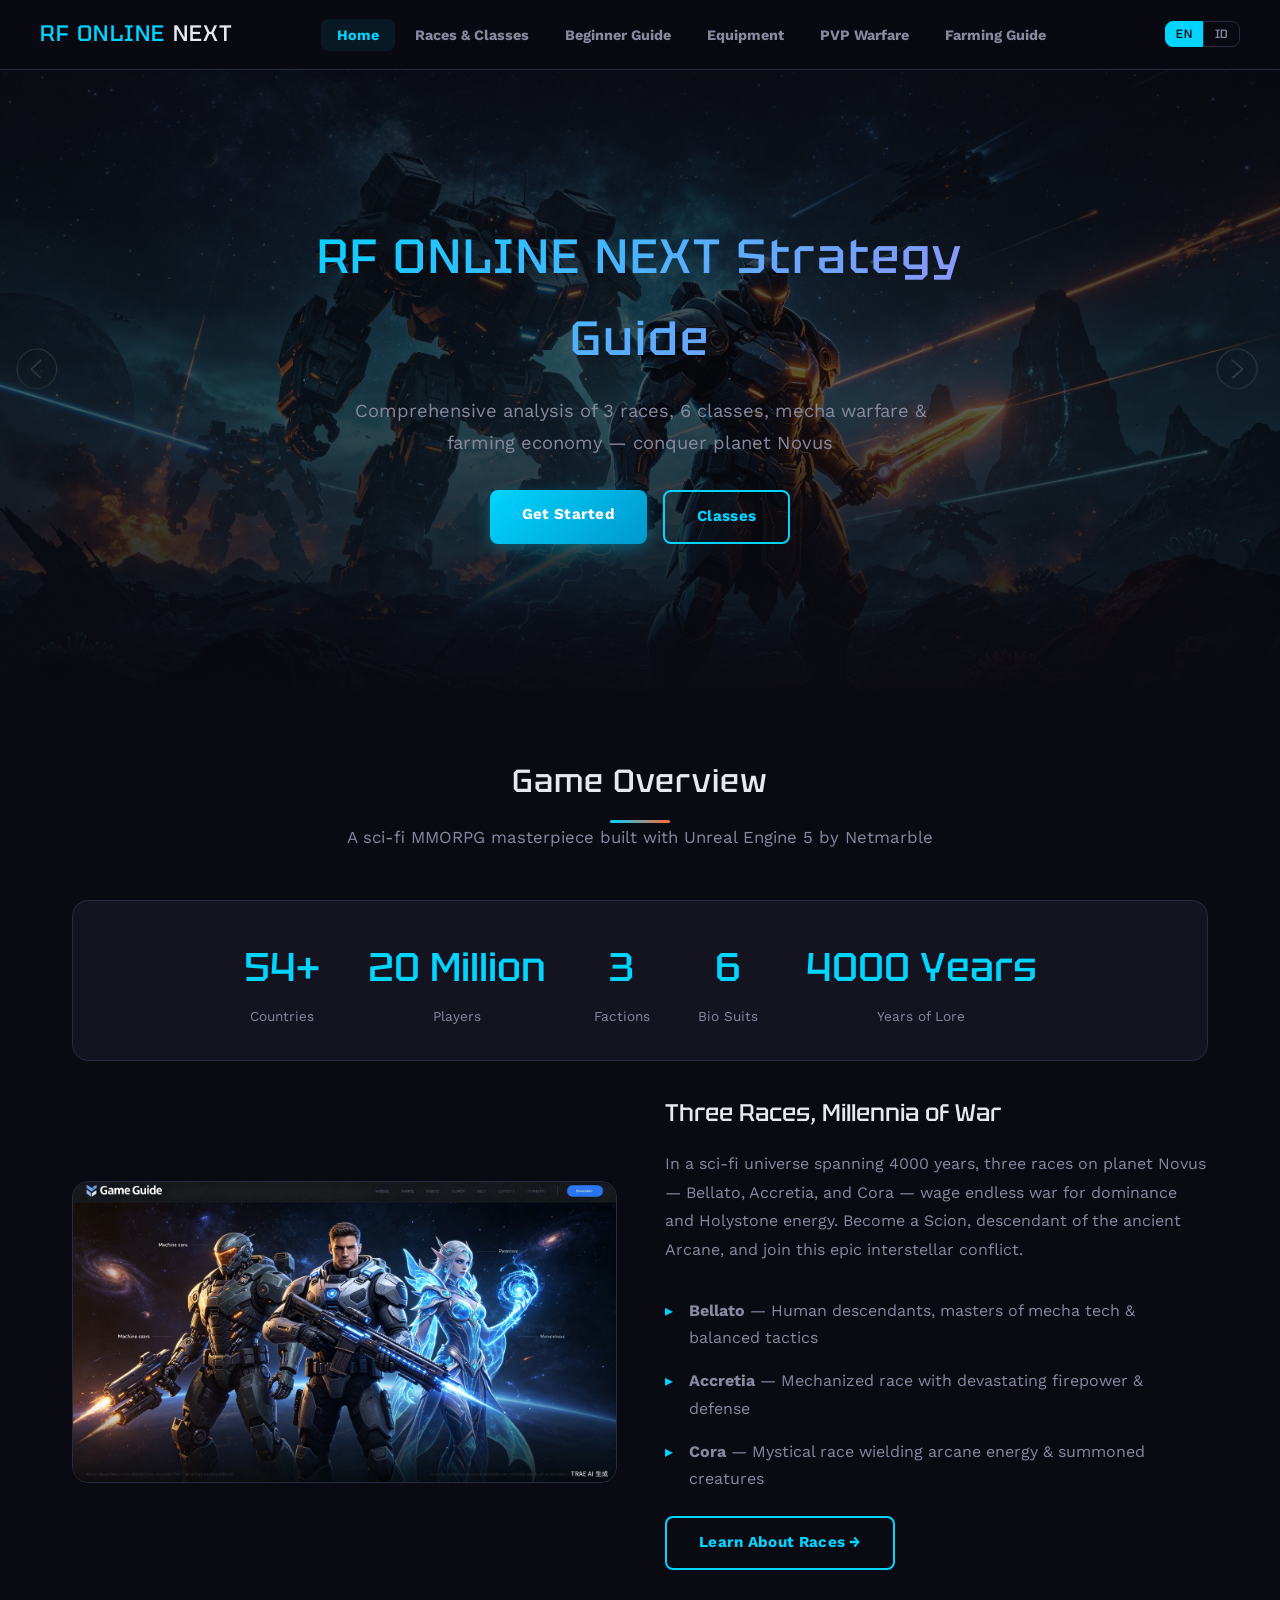
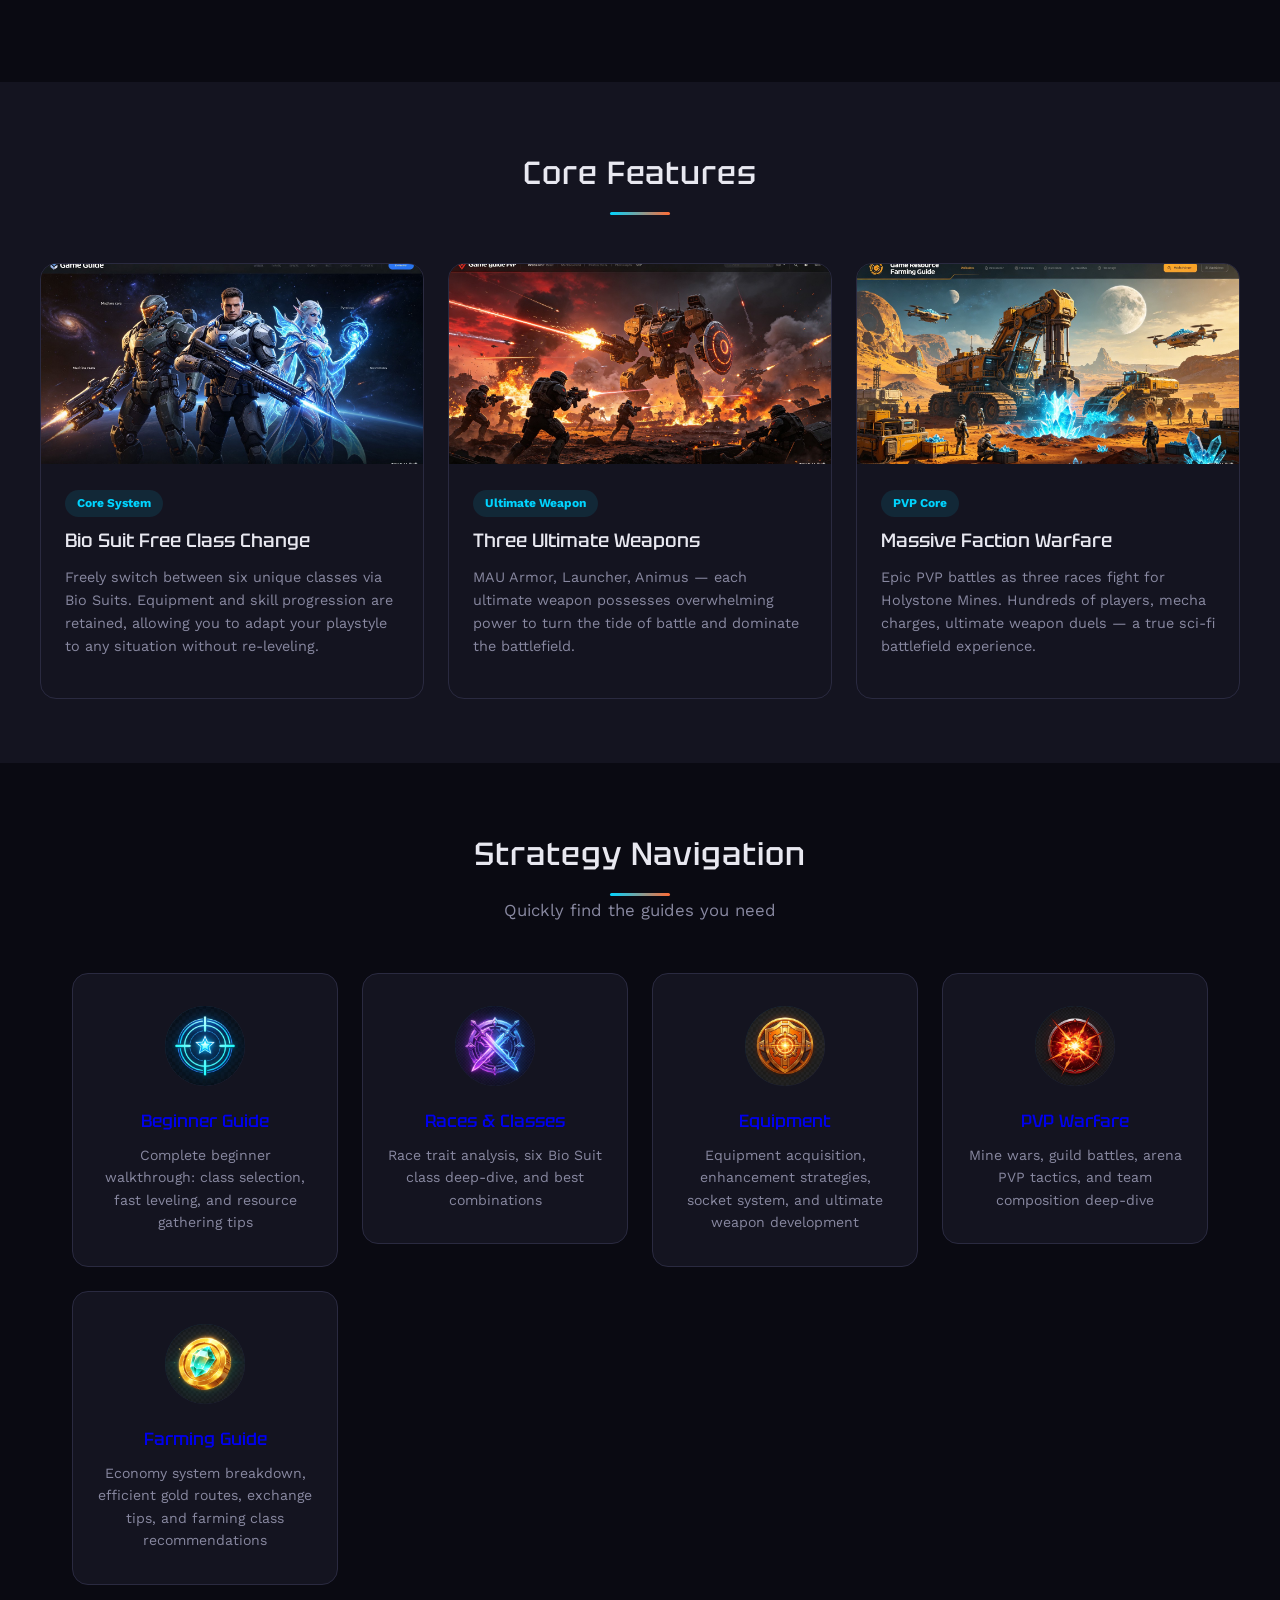
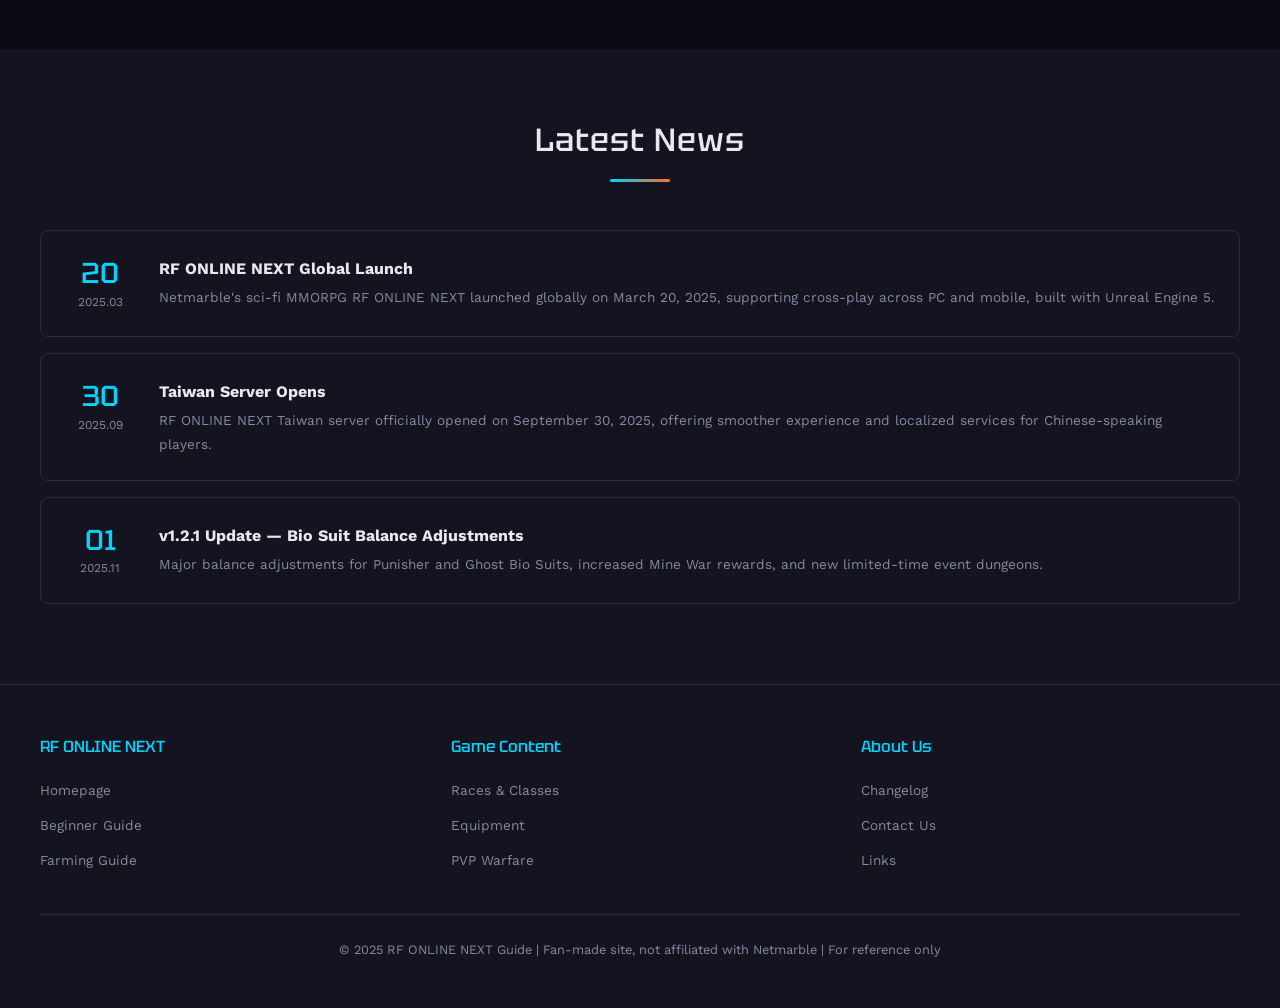
<file: index.html>
<!-- Generated by Trae Work -->
<!DOCTYPE html>
<html lang="en">
<head>
  <!-- Google tag (gtag.js) -->
  <script async src="https://www.googletagmanager.com/gtag/js?id=G-LVEWXTNZ3J"></script>
  <script>
    window.dataLayer = window.dataLayer || [];
    function gtag(){dataLayer.push(arguments);}
    gtag('js', new Date());
    gtag('config', 'G-LVEWXTNZ3J');
  </script>
  <script async src="https://pagead2.googlesyndication.com/pagead/js/adsbygoogle.js?client=ca-pub-1691516136077983" crossorigin="anonymous"></script>
  <meta charset="UTF-8">
  <meta name="viewport" content="width=device-width, initial-scale=1.0">
  <title>RF ONLINE NEXT Strategy Guide — Races, Classes, PVP &amp; Farming Tips</title>
  <meta name="description" content="Complete RF ONLINE NEXT guide: Bellato, Accretia &amp; Cora race analysis, 6 Bio Suit classes, Mine War PVP tactics, equipment enhancement, and gold farming routes. Master Netmarble&apos;s sci-fi MMORPG.">
  <meta name="keywords" content="RF ONLINE NEXT guide, RF Online Next strategy, RF Online Next races, RF Online Next classes, Bio Suit guide, RF Online Next PVP, RF Online Next farming, RF Online Next beginner guide, RF Online Next tips, Netmarble MMORPG guide">
  <meta name="robots" content="index, follow">
  <link rel="canonical" href="">
  <link rel="alternate" hreflang="en" href="">
  <link rel="alternate" hreflang="id" href="">
  <link rel="alternate" hreflang="x-default" href="">
  <meta property="og:type" content="website">
  <meta property="og:title" content="RF ONLINE NEXT Strategy Guide — Races, Classes, PVP &amp; Farming Tips">
  <meta property="og:description" content="Complete RF ONLINE NEXT guide: Bellato, Accretia &amp; Cora race analysis, 6 Bio Suit classes, Mine War PVP tactics, equipment enhancement, and gold farming routes.">
  <meta property="og:image" content="assets/hero_banner.jpg">
  <meta property="og:url" content="">
  <meta property="og:locale" content="en_US">
  <meta property="og:site_name" content="RF ONLINE NEXT Strategy Guide">
  <meta name="twitter:card" content="summary_large_image">
  <meta name="twitter:title" content="RF ONLINE NEXT Strategy Guide — Races, Classes, PVP &amp; Farming Tips">
  <meta name="twitter:description" content="Complete RF ONLINE NEXT guide: races, classes, PVP tactics, and farming routes.">
  <meta name="twitter:image" content="assets/hero_banner.jpg">
  <script type="application/ld+json">
  {
    "@context": "https://schema.org",
    "@type": "WebSite",
    "@id": "#website",
    "url": "",
    "name": "RF ONLINE NEXT Strategy Guide",
    "inLanguage": "en-US",
    "description": "Complete RF ONLINE NEXT strategy guide covering races, classes, Bio Suits, PVP warfare, equipment enhancement, and gold farming routes.",
    "potentialAction": {
      "@type": "SearchAction",
      "target": "?s={search_term_string}",
      "query-input": "required name=search_term_string"
    }
  }
  </script>
  <script type="application/ld+json">
  {
    "@context": "https://schema.org",
    "@type": "Article",
    "headline": "RF ONLINE NEXT Strategy Guide",
    "description": "Complete RF ONLINE NEXT guide covering all races, classes, PVP tactics, equipment enhancement, and farming economy.",
    "inLanguage": "en-US",
    "author": { "@type": "Organization", "name": "RF Online Next Guide" },
    "publisher": { "@type": "Organization", "name": "RF Online Next Guide" }
  }
  </script>
  <link rel="stylesheet" href="css/style.css">
  <style>
    .hero-home { min-height: 620px; }
    .hero-home .hero-overlay {
      background: linear-gradient(180deg, rgba(10,10,18,0.75) 0%, rgba(10,10,18,0.35) 50%, rgba(10,10,18,0.95) 100%);
    }
    .hero-buttons { display: flex; gap: 1rem; justify-content: center; flex-wrap: wrap; }
    .news-item {
      display: flex; gap: 1.5rem; padding: 1.5rem;
      background: var(--bg2); border: 1px solid var(--rule);
      border-radius: var(--radius); margin-bottom: 1rem;
      transition: all 0.3s;
    }
    .news-item:hover { border-color: var(--accent); }
    .news-date {
      flex-shrink: 0; width: 70px; text-align: center;
      padding-top: 0.25rem;
    }
    .news-date .day {
      font-family: 'Tektur', sans-serif;
      font-size: 1.8rem; font-weight: 600; color: var(--accent);
      line-height: 1;
    }
    .news-date .month { font-size: 0.75rem; color: var(--muted); margin-top: 0.25rem; }
    .news-text h4 { margin-bottom: 0.25rem; font-size: 1rem; }
    .news-text p { color: var(--muted); font-size: 0.85rem; }
    @media (max-width: 768px) {
      .hero-home { min-height: 450px; }
      .news-item { flex-direction: column; gap: 0.5rem; }
      .news-date { display: flex; gap: 0.5rem; align-items: baseline; }
    }
  </style>
</head>
<body>

<!-- Navigation -->
<nav class="navbar">
  <div class="nav-inner">
    <a href="index.html" class="nav-logo">RF ONLINE <span>NEXT</span></a>
    <button class="menu-toggle" onclick="document.querySelector('.nav-links').classList.toggle('show')">☰</button>
    <ul class="nav-links">
      <li><a href="index.html" class="active" data-i18n="nav-home">Home</a></li>
      <li><a href="races-classes.html" data-i18n="nav-races">Races & Classes</a></li>
      <li><a href="beginner-guide.html" data-i18n="nav-beginner">Beginner Guide</a></li>
      <li><a href="equipment.html" data-i18n="nav-equipment">Equipment</a></li>
      <li><a href="pvp-warfare.html" data-i18n="nav-pvp">PVP Warfare</a></li>
      <li><a href="farming-guide.html" data-i18n="nav-farming">Farming Guide</a></li>
    </ul>
  </div>
</nav>

<!-- Hero -->
<section class="hero hero-home">
  <div class="hero-bg"><img src="assets/hero_banner.jpg" alt="RF ONLINE NEXT"></div>
  <div class="hero-overlay"></div>
  <div class="hero-content fade-in">
    <h1 data-i18n="idx-hero-title">RF ONLINE NEXT Strategy Guide</h1>
    <p data-i18n="idx-hero-sub">Comprehensive analysis of 3 races, 6 classes, mecha warfare & farming economy — conquer planet Novus</p>
    <div class="hero-buttons">
      <a href="beginner-guide.html" class="btn btn-primary" data-i18n="idx-hero-btn1">Get Started</a>
      <a href="races-classes.html" class="btn btn-outline" data-i18n="idx-hero-btn2">Classes</a>
    </div>
  </div>
</section>

<!-- Game Overview -->
<section class="section">
  <div class="section-header">
    <h2 data-i18n="idx-overview">Game Overview</h2>
    <div class="section-divider"></div>
    <p data-i18n="idx-overview-sub">A sci-fi MMORPG masterpiece built with Unreal Engine 5 by Netmarble</p>
  </div>

  <div class="stats-bar">
    <div class="stat-item">
      <div class="stat-number">54+</div>
      <div class="stat-label" data-i18n="idx-stat1">Countries</div>
    </div>
    <div class="stat-item">
      <div class="stat-number">20 Million</div>
      <div class="stat-label" data-i18n="idx-stat2">Players</div>
    </div>
    <div class="stat-item">
      <div class="stat-number">3</div>
      <div class="stat-label" data-i18n="idx-stat3">Factions</div>
    </div>
    <div class="stat-item">
      <div class="stat-number">6</div>
      <div class="stat-label" data-i18n="idx-stat4">Bio Suits</div>
    </div>
    <div class="stat-item">
      <div class="stat-number">4000 Years</div>
      <div class="stat-label" data-i18n="idx-stat5">Years of Lore</div>
    </div>
  </div>

  <div class="feature-row">
    <div class="feature-img">
      <img src="assets/races_banner.jpg" alt="Three Races" style="height:300px;object-fit:cover;">
    </div>
    <div class="feature-text">
      <h3 data-i18n="idx-feat-title">Three Races, Millennia of War</h3>
      <p data-i18n="idx-feat-desc">In a sci-fi universe spanning 4000 years, three races on planet Novus — Bellato, Accretia, and Cora — wage endless war for dominance and Holystone energy. Become a Scion, descendant of the ancient Arcane, and join this epic interstellar conflict.</p>
      <ul>
        <li data-i18n="idx-feat-li1"><strong>Bellato</strong> — Human descendants, masters of mecha tech & balanced tactics</li>
        <li data-i18n="idx-feat-li2"><strong>Accretia</strong> — Mechanized race with devastating firepower & defense</li>
        <li data-i18n="idx-feat-li3"><strong>Cora</strong> — Mystical race wielding arcane energy & summoned creatures</li>
      </ul>
      <a href="races-classes.html" class="btn btn-outline" style="margin-top:1rem;" data-i18n="idx-feat-btn">Learn About Races →</a>
    </div>
  </div>
</section>

<!-- Core Features -->
<section class="section" style="background:var(--bg2);max-width:100%;">
  <div style="max-width:var(--max-width);margin:0 auto;">
    <div class="section-header">
      <h2 data-i18n="idx-core">Core Features</h2>
      <div class="section-divider"></div>
    </div>
    <div class="cards-grid">
      <div class="card">
        <div class="card-img"><img src="assets/races_banner.jpg" alt="Bio Suit System"></div>
        <div class="card-body">
          <span class="card-tag" data-i18n="idx-card1-tag">Core System</span>
          <h3 data-i18n="idx-card1-title">Bio Suit Free Class Change</h3>
          <p data-i18n="idx-card1-desc">Freely switch between six unique classes via Bio Suits. Equipment and skill progression are retained, allowing you to adapt your playstyle to any situation without re-leveling.</p>
        </div>
      </div>
      <div class="card">
        <div class="card-img"><img src="assets/pvp_banner.jpg" alt="Ultimate Weapons"></div>
        <div class="card-body">
          <span class="card-tag" data-i18n="idx-card2-tag">Ultimate Weapon</span>
          <h3 data-i18n="idx-card2-title">Three Ultimate Weapons</h3>
          <p data-i18n="idx-card2-desc">MAU Armor, Launcher, Animus — each ultimate weapon possesses overwhelming power to turn the tide of battle and dominate the battlefield.</p>
        </div>
      </div>
      <div class="card">
        <div class="card-img"><img src="assets/farming_banner.jpg" alt="Mine War"></div>
        <div class="card-body">
          <span class="card-tag" data-i18n="idx-card3-tag">PVP Core</span>
          <h3 data-i18n="idx-card3-title">Massive Faction Warfare</h3>
          <p data-i18n="idx-card3-desc">Epic PVP battles as three races fight for Holystone Mines. Hundreds of players, mecha charges, ultimate weapon duels — a true sci-fi battlefield experience.</p>
        </div>
      </div>
    </div>
  </div>
</section>

<!-- Quick Guide Links -->
<section class="section">
  <div class="section-header">
    <h2 data-i18n="idx-guide">Strategy Navigation</h2>
    <div class="section-divider"></div>
    <p data-i18n="idx-guide-sub">Quickly find the guides you need</p>
  </div>
  <div class="info-cards">
    <a href="beginner-guide.html" style="text-decoration:none;">
      <div class="info-card">
        <div class="icon-area"><img src="assets/icon_beginner.jpg" alt="Beginner Guide"></div>
        <h3 data-i18n="idx-g1-title">Beginner Guide</h3>
        <p data-i18n="idx-g1-desc">Complete beginner walkthrough: class selection, fast leveling, and resource gathering tips</p>
      </div>
    </a>
    <a href="races-classes.html" style="text-decoration:none;">
      <div class="info-card">
        <div class="icon-area"><img src="assets/icon_races.jpg" alt="Races &amp; Classes"></div>
        <h3 data-i18n="idx-g2-title">Races & Classes</h3>
        <p data-i18n="idx-g2-desc">Race trait analysis, six Bio Suit class deep-dive, and best combinations</p>
      </div>
    </a>
    <a href="equipment.html" style="text-decoration:none;">
      <div class="info-card">
        <div class="icon-area"><img src="assets/icon_equipment.jpg" alt="Equipment &amp; Enhancement"></div>
        <h3 data-i18n="idx-g3-title">Equipment</h3>
        <p data-i18n="idx-g3-desc">Equipment acquisition, enhancement strategies, socket system, and ultimate weapon development</p>
      </div>
    </a>
    <a href="pvp-warfare.html" style="text-decoration:none;">
      <div class="info-card">
        <div class="icon-area"><img src="assets/icon_pvp.jpg" alt="PVP Warfare"></div>
        <h3 data-i18n="idx-g4-title">PVP Warfare</h3>
        <p data-i18n="idx-g4-desc">Mine wars, guild battles, arena PVP tactics, and team composition deep-dive</p>
      </div>
    </a>
    <a href="farming-guide.html" style="text-decoration:none;">
      <div class="info-card">
        <div class="icon-area"><img src="assets/icon_farming.jpg" alt="Farming Guide"></div>
        <h3 data-i18n="idx-g5-title">Farming Guide</h3>
        <p data-i18n="idx-g5-desc">Economy system breakdown, efficient gold routes, exchange tips, and farming class recommendations</p>
      </div>
    </a>
  </div>
</section>

<!-- Latest Updates -->
<section class="section" style="background:var(--bg2);max-width:100%;">
  <div style="max-width:var(--max-width);margin:0 auto;">
    <div class="section-header">
      <h2 data-i18n="idx-news">Latest News</h2>
      <div class="section-divider"></div>
    </div>
    <div class="news-item">
      <div class="news-date"><div class="day">20</div><div class="month">2025.03</div></div>
      <div class="news-text">
        <h4 data-i18n="idx-news1-title">RF ONLINE NEXT Global Launch</h4>
        <p data-i18n="idx-news1-desc">Netmarble's sci-fi MMORPG RF ONLINE NEXT launched globally on March 20, 2025, supporting cross-play across PC and mobile, built with Unreal Engine 5.</p>
      </div>
    </div>
    <div class="news-item">
      <div class="news-date"><div class="day">30</div><div class="month">2025.09</div></div>
      <div class="news-text">
        <h4 data-i18n="idx-news2-title">Taiwan Server Opens</h4>
        <p data-i18n="idx-news2-desc">RF ONLINE NEXT Taiwan server officially opened on September 30, 2025, offering smoother experience and localized services for Chinese-speaking players.</p>
      </div>
    </div>
    <div class="news-item">
      <div class="news-date"><div class="day">01</div><div class="month">2025.11</div></div>
      <div class="news-text">
        <h4 data-i18n="idx-news3-title">v1.2.1 Update — Bio Suit Balance Adjustments</h4>
        <p data-i18n="idx-news3-desc">Major balance adjustments for Punisher and Ghost Bio Suits, increased Mine War rewards, and new limited-time event dungeons.</p>
      </div>
    </div>
  </div>
</section>

<!-- Footer -->
<footer class="footer">
  <div class="footer-grid">
    <div class="footer-col">
      <h4 data-i18n="footer-col1">RF ONLINE NEXT</h4>
      <ul>
        <li><a href="index.html" data-i18n="footer-site">Homepage</a></li>
        <li><a href="beginner-guide.html" data-i18n="footer-beginner">Beginner Guide</a></li>
        <li><a href="farming-guide.html" data-i18n="footer-farming">Farming Guide</a></li>
      </ul>
    </div>
    <div class="footer-col">
      <h4 data-i18n="footer-col2">Game Content</h4>
      <ul>
        <li><a href="races-classes.html" data-i18n="footer-races">Races & Classes</a></li>
        <li><a href="equipment.html" data-i18n="footer-equipment">Equipment</a></li>
        <li><a href="pvp-warfare.html" data-i18n="footer-pvp">PVP Warfare</a></li>
      </ul>
    </div>
    <div class="footer-col">
      <h4 data-i18n="footer-col3">About Us</h4>
      <ul>
        <li><a href="#" data-i18n="footer-changelog">Changelog</a></li>
        <li><a href="#" data-i18n="footer-contact">Contact Us</a></li>
        <li><a href="http://www.gamehpogo.com" target="_blank" rel="noopener" data-i18n="footer-links">Links</a></li>
      </ul>
    </div>
  </div>
  <div class="footer-bottom">
    <p data-i18n="footer-bottom">© 2025 RF ONLINE NEXT Guide | Fan-made site, not affiliated with Netmarble | For reference only</p>
  </div>
</footer>

<script>
document.querySelectorAll('.nav-links a').forEach(link => {
  if (link.href === window.location.href || window.location.href.endsWith(link.getAttribute('href'))) {
    link.classList.add('active');
  }
});
</script>
<script src="js/i18n.js"></script>
</body>
</html>
</file>
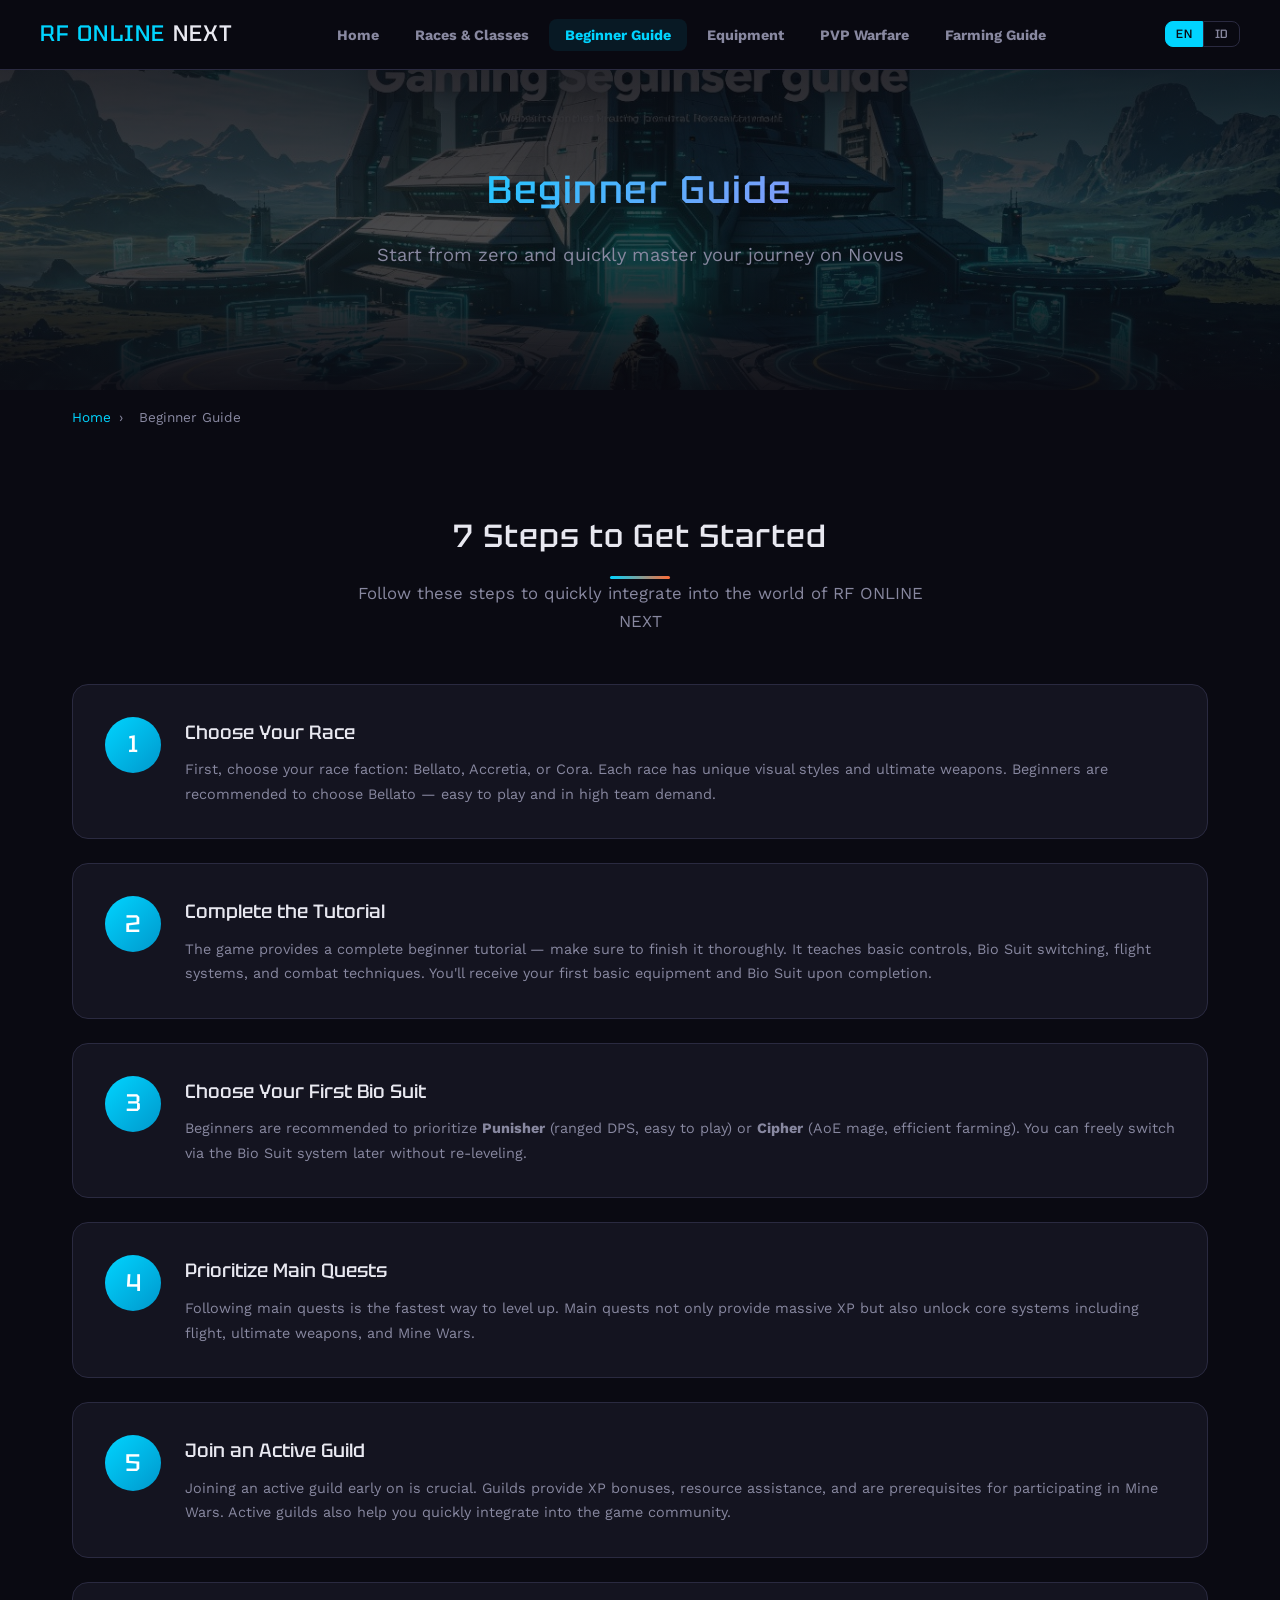
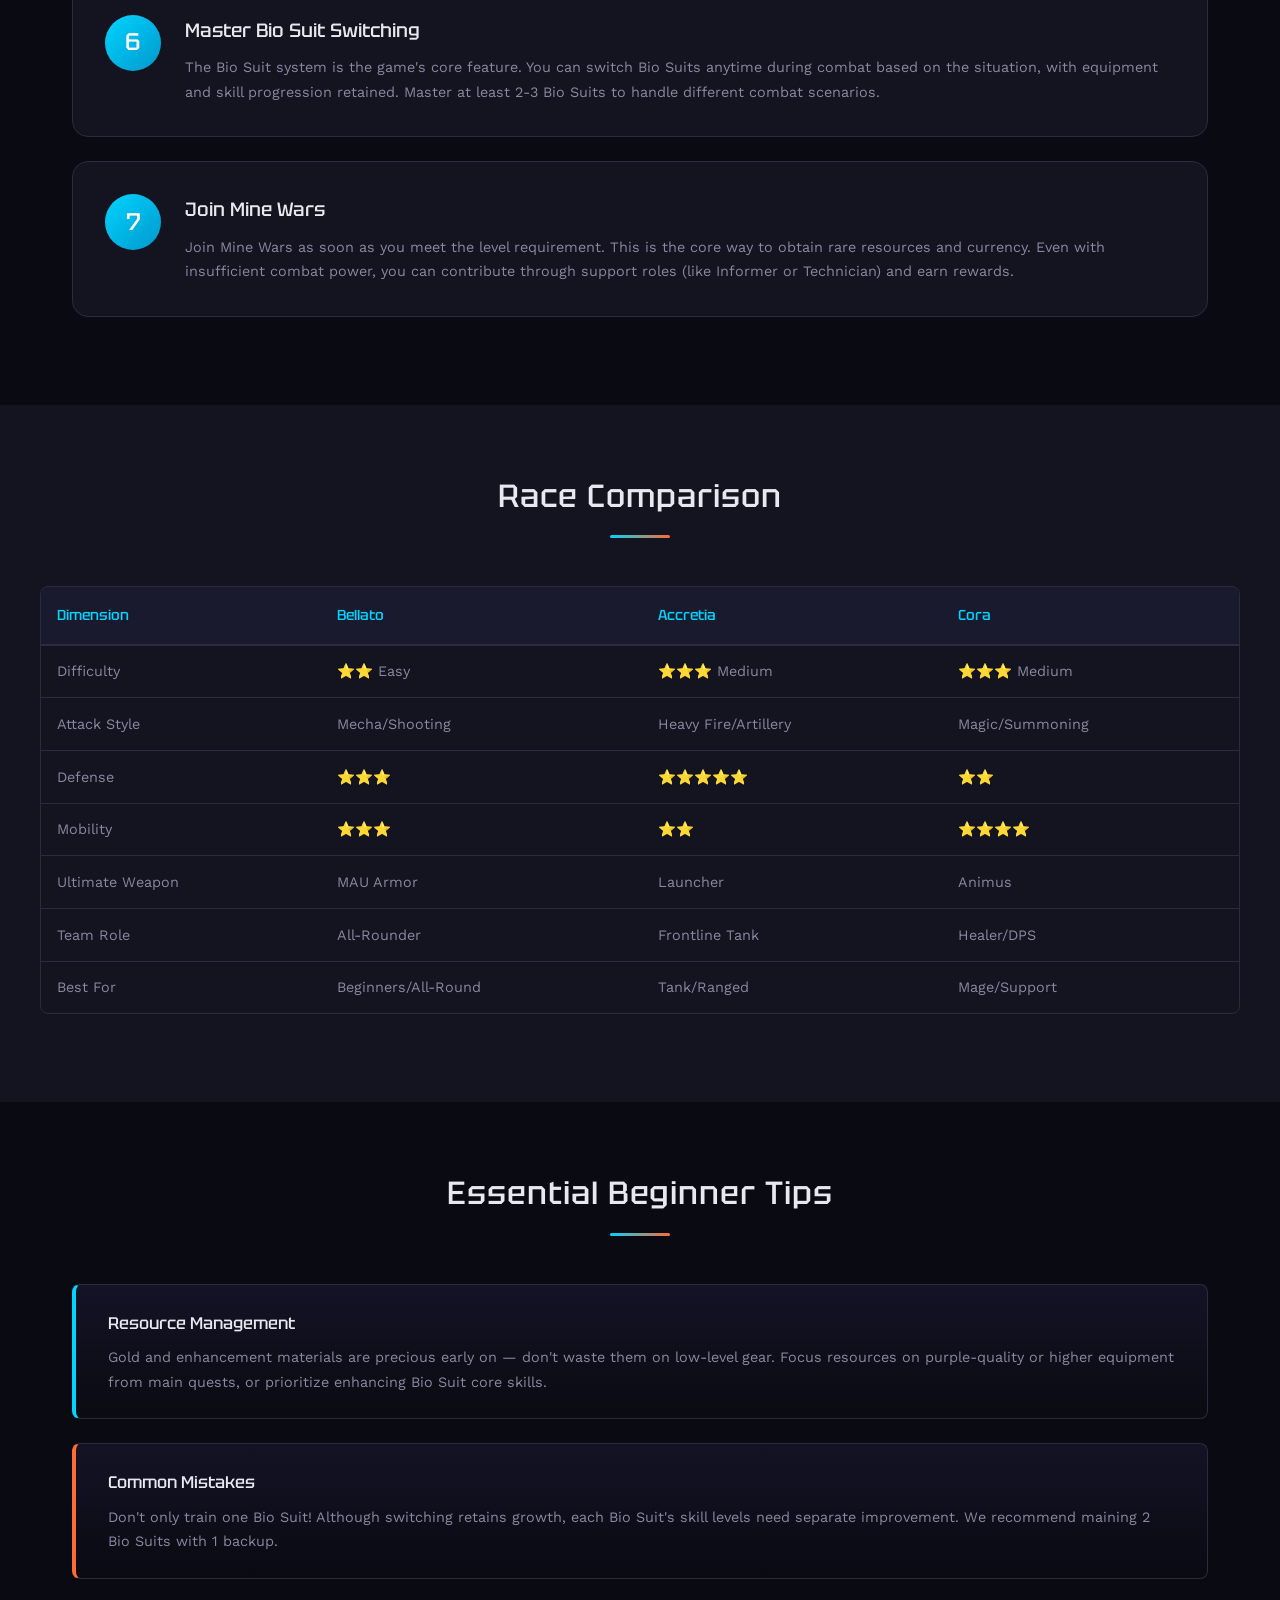
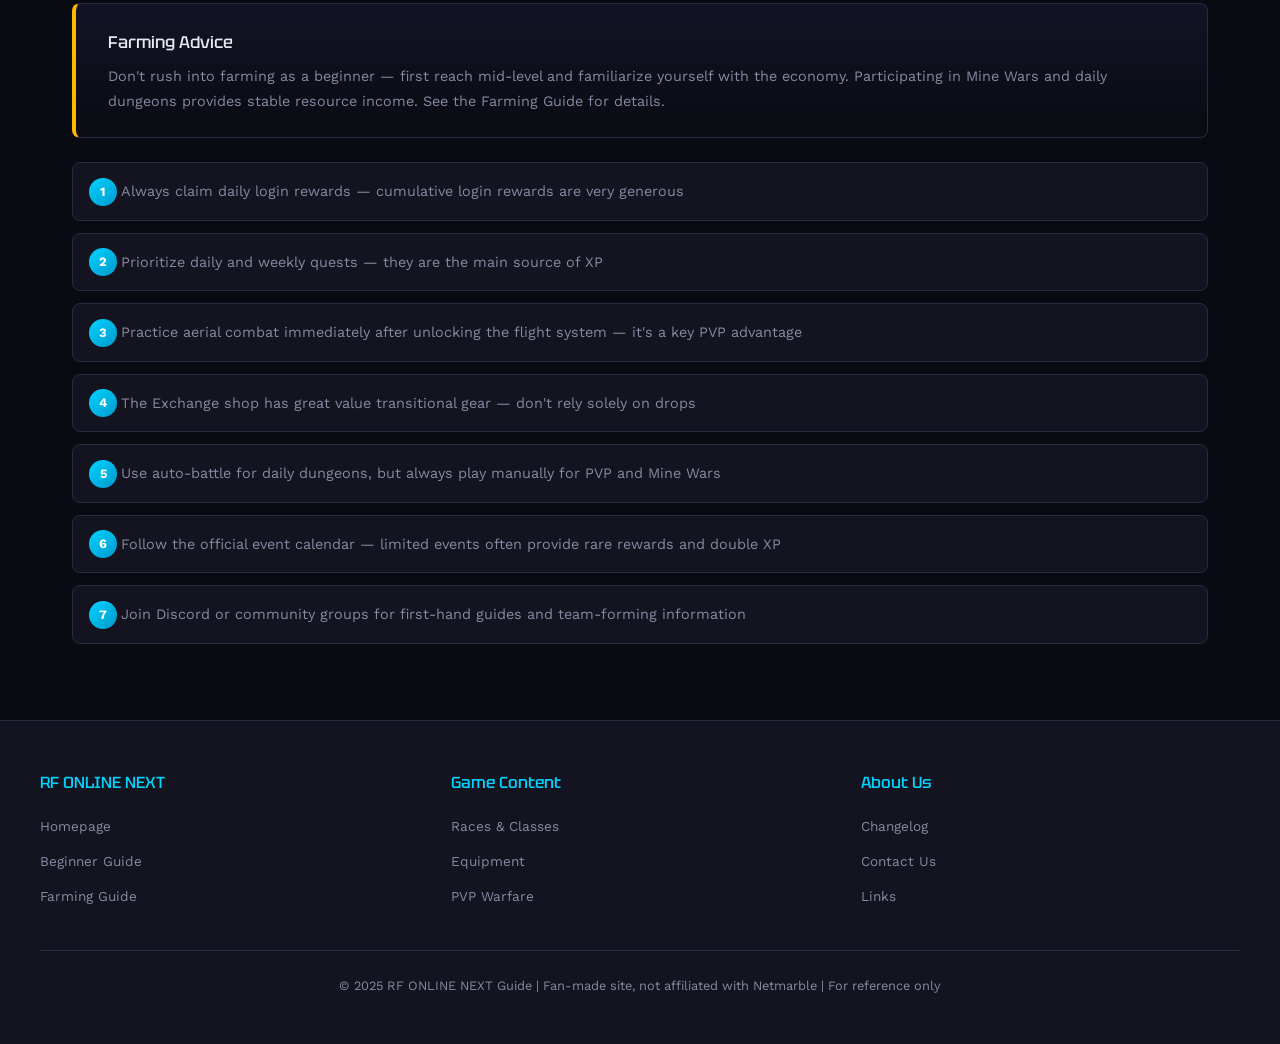
<file: beginner-guide.html>
<!-- Generated by Trae Work -->
<!DOCTYPE html>
<html lang="en">
<head>
  <!-- Google tag (gtag.js) -->
  <script async src="https://www.googletagmanager.com/gtag/js?id=G-LVEWXTNZ3J"></script>
  <script>
    window.dataLayer = window.dataLayer || [];
    function gtag(){dataLayer.push(arguments);}
    gtag('js', new Date());
    gtag('config', 'G-LVEWXTNZ3J');
  </script>
  <script async src="https://pagead2.googlesyndication.com/pagead/js/adsbygoogle.js?client=ca-pub-1691516136077983" crossorigin="anonymous"></script>
  <meta charset="UTF-8">
  <meta name="viewport" content="width=device-width, initial-scale=1.0">
  <title>RF ONLINE NEXT Beginner Guide — How to Start, Level Fast &amp; Best Tips 2025</title>
  <meta name="description" content="Step-by-step RF ONLINE NEXT beginner walkthrough: which race to pick, best starting Bio Suit, fast leveling tricks, guild benefits, and essential tips every new player must know.">
  <meta name="keywords" content="RF ONLINE NEXT beginner guide, RF Online Next how to start, RF Online Next tips for beginners, RF Online Next leveling guide, best class for beginners RF Online Next, new player guide RF Online Next">
  <meta name="robots" content="index, follow">
  <link rel="canonical" href="">
  <link rel="alternate" hreflang="en" href="">
  <link rel="alternate" hreflang="id" href="">
  <link rel="alternate" hreflang="x-default" href="">
  <meta property="og:type" content="article">
  <meta property="og:title" content="RF ONLINE NEXT Beginner Guide — How to Start, Level Fast &amp; Best Tips 2025">
  <meta property="og:description" content="Step-by-step RF ONLINE NEXT beginner walkthrough with race selection, fast leveling, and essential tips.">
  <meta property="og:image" content="assets/beginner_banner.jpg">
  <meta property="og:url" content="">
  <meta property="og:locale" content="en_US">
  <meta property="og:site_name" content="RF ONLINE NEXT Strategy Guide">
  <meta name="twitter:card" content="summary_large_image">
  <meta name="twitter:title" content="RF ONLINE NEXT Beginner Guide — How to Start &amp; Level Fast">
  <meta name="twitter:description" content="Complete beginner walkthrough for RF ONLINE NEXT.">
  <meta name="twitter:image" content="assets/beginner_banner.jpg">
  <script type="application/ld+json">
  {
    "@context": "https://schema.org",
    "@type": "Article",
    "headline": "RF ONLINE NEXT Beginner Guide",
    "description": "A complete step-by-step beginner guide for RF ONLINE NEXT covering race selection, Bio Suit classes, fast leveling, and essential tips.",
    "inLanguage": "en-US",
    "author": { "@type": "Organization", "name": "RF Online Next Guide" },
    "publisher": { "@type": "Organization", "name": "RF Online Next Guide" }
  }
  </script>
  <link rel="stylesheet" href="css/style.css">
  <style>
    .step-card { background: var(--bg2); border: 1px solid var(--rule); border-radius: var(--radius-lg); padding: 2rem; margin-bottom: 1.5rem; display: flex; gap: 1.5rem; align-items: flex-start; }
    .step-num { flex-shrink: 0; width: 56px; height: 56px; border-radius: 50%; background: linear-gradient(135deg, var(--accent), #0098cc); display: flex; align-items: center; justify-content: center; font-family: 'Tektur', sans-serif; font-size: 1.5rem; font-weight: 700; color: #fff; }
    .step-content { flex: 1; }
    .step-content h3 { font-family: 'Tektur', 'Microsoft YaHei', sans-serif; font-size: 1.2rem; margin-bottom: 0.5rem; }
    .step-content p { color: var(--muted); font-size: 0.9rem; line-height: 1.7; }
    .race-compare-table td:first-child { font-weight: 700; color: var(--ink); }
  </style>
</head>
<body>

<nav class="navbar">
  <div class="nav-inner">
    <a href="index.html" class="nav-logo">RF ONLINE <span data-i18n="logo-sub">NEXT</span></a>
    <button class="menu-toggle" onclick="document.querySelector('.nav-links').classList.toggle('show')">☰</button>
    <ul class="nav-links">
      <li><a href="index.html" data-i18n="nav-home">Home</a></li>
      <li><a href="races-classes.html" data-i18n="nav-races">Races & Classes</a></li>
      <li><a href="beginner-guide.html" class="active" data-i18n="nav-beginner">Beginner Guide</a></li>
      <li><a href="equipment.html" data-i18n="nav-equipment">Equipment</a></li>
      <li><a href="pvp-warfare.html" data-i18n="nav-pvp">PVP Warfare</a></li>
      <li><a href="farming-guide.html" data-i18n="nav-farming">Farming Guide</a></li>
    </ul>
  </div>
</nav>

<section class="page-header">
  <div class="hero-bg"><img src="assets/beginner_banner.jpg" alt="Beginner Guide"></div>
  <div class="hero-overlay"></div>
  <div class="hero-content">
    <h1 data-i18n="bg-page-title">Beginner Guide</h1>
    <p data-i18n="bg-page-sub">Start from zero and quickly master your journey on Novus</p>
  </div>
</section>

<div class="breadcrumb"><a href="index.html" data-i18n="bread-home">Home</a><span>›</span><span data-i18n="bg-bread">Beginner Guide</span></div>

<!-- Getting Started -->
<section class="section">
  <div class="section-header">
    <h2 data-i18n="bg-steps-title">7 Steps to Get Started</h2>
    <div class="section-divider"></div>
    <p data-i18n="bg-steps-sub">Follow these steps to quickly integrate into the world of RF ONLINE NEXT</p>
  </div>
  <div class="step-card">
    <div class="step-num">1</div>
    <div class="step-content">
      <h3 data-i18n="bg-s1-title">Choose Your Race</h3>
      <p data-i18n="bg-s1-desc">First, choose your race faction: Bellato, Accretia, or Cora. Each race has unique visual styles and ultimate weapons. Beginners are recommended to choose Bellato — easy to play and in high team demand.</p>
    </div>
  </div>
  <div class="step-card">
    <div class="step-num">2</div>
    <div class="step-content">
      <h3 data-i18n="bg-s2-title">Complete the Tutorial</h3>
      <p data-i18n="bg-s2-desc">The game provides a complete beginner tutorial — make sure to finish it thoroughly. It teaches basic controls, Bio Suit switching, flight systems, and combat techniques. You'll receive your first basic equipment and Bio Suit upon completion.</p>
    </div>
  </div>
  <div class="step-card">
    <div class="step-num">3</div>
    <div class="step-content">
      <h3 data-i18n="bg-s3-title">Choose Your First Bio Suit</h3>
      <p data-i18n="bg-s3-desc">Beginners are recommended to prioritize <strong>Punisher</strong> (ranged DPS, easy to play) or <strong>Cipher</strong> (AoE mage, efficient farming). You can freely switch via the Bio Suit system later without re-leveling.</p>
    </div>
  </div>
  <div class="step-card">
    <div class="step-num">4</div>
    <div class="step-content">
      <h3 data-i18n="bg-s4-title">Prioritize Main Quests</h3>
      <p data-i18n="bg-s4-desc">Following main quests is the fastest way to level up. Main quests not only provide massive XP but also unlock core systems including flight, ultimate weapons, and Mine Wars.</p>
    </div>
  </div>
  <div class="step-card">
    <div class="step-num">5</div>
    <div class="step-content">
      <h3 data-i18n="bg-s5-title">Join an Active Guild</h3>
      <p data-i18n="bg-s5-desc">Joining an active guild early on is crucial. Guilds provide XP bonuses, resource assistance, and are prerequisites for participating in Mine Wars. Active guilds also help you quickly integrate into the game community.</p>
    </div>
  </div>
  <div class="step-card">
    <div class="step-num">6</div>
    <div class="step-content">
      <h3 data-i18n="bg-s6-title">Master Bio Suit Switching</h3>
      <p data-i18n="bg-s6-desc">The Bio Suit system is the game's core feature. You can switch Bio Suits anytime during combat based on the situation, with equipment and skill progression retained. Master at least 2-3 Bio Suits to handle different combat scenarios.</p>
    </div>
  </div>
  <div class="step-card">
    <div class="step-num">7</div>
    <div class="step-content">
      <h3 data-i18n="bg-s7-title">Join Mine Wars</h3>
      <p data-i18n="bg-s7-desc">Join Mine Wars as soon as you meet the level requirement. This is the core way to obtain rare resources and currency. Even with insufficient combat power, you can contribute through support roles (like Informer or Technician) and earn rewards.</p>
    </div>
  </div>
</section>

<!-- Race Comparison -->
<section class="section" style="background:var(--bg2);max-width:100%;">
  <div style="max-width:var(--max-width);margin:0 auto;">
    <div class="section-header">
      <h2 data-i18n="bg-compare-title">Race Comparison</h2>
      <div class="section-divider"></div>
    </div>
    <div class="table-wrap">
      <table>
        <thead>
          <tr><th data-i18n="bg-compare-th1">Dimension</th><th>Bellato</th><th>Accretia</th><th>Cora</th></tr>
        </thead>
        <tbody>
          <tr><td data-i18n="bg-compare-r1">Difficulty</td><td>⭐⭐ <span data-i18n="bg-compare-r1v1">Easy</span></td><td>⭐⭐⭐ <span data-i18n="bg-compare-r1v2">Medium</span></td><td>⭐⭐⭐ <span data-i18n="bg-compare-r1v2">Medium</span></td></tr>
          <tr><td data-i18n="bg-compare-r2">Attack Style</td><td data-i18n="bg-compare-r2v1">Mecha/Shooting</td><td data-i18n="bg-compare-r2v2">Heavy Fire/Artillery</td><td data-i18n="bg-compare-r2v3">Magic/Summoning</td></tr>
          <tr><td data-i18n="bg-compare-r3">Defense</td><td>⭐⭐⭐</td><td>⭐⭐⭐⭐⭐</td><td>⭐⭐</td></tr>
          <tr><td data-i18n="bg-compare-r4">Mobility</td><td>⭐⭐⭐</td><td>⭐⭐</td><td>⭐⭐⭐⭐</td></tr>
          <tr><td data-i18n="bg-compare-r5">Ultimate Weapon</td><td data-i18n="bg-compare-r5v1">MAU Armor</td><td data-i18n="bg-compare-r5v2">Launcher</td><td data-i18n="bg-compare-r5v3">Animus</td></tr>
          <tr><td data-i18n="bg-compare-r6">Team Role</td><td data-i18n="bg-compare-r6v1">All-Rounder</td><td data-i18n="bg-compare-r6v2">Frontline Tank</td><td data-i18n="bg-compare-r6v3">Healer/DPS</td></tr>
          <tr><td data-i18n="bg-compare-r7">Best For</td><td data-i18n="bg-compare-r7v1">Beginners/All-Round</td><td data-i18n="bg-compare-r7v2">Tank/Ranged</td><td data-i18n="bg-compare-r7v3">Mage/Support</td></tr>
        </tbody>
      </table>
    </div>
  </div>
</section>

<!-- Tips -->
<section class="section">
  <div class="section-header">
    <h2 data-i18n="bg-tips-title">Essential Beginner Tips</h2>
    <div class="section-divider"></div>
  </div>
  <div class="highlight-box">
    <h3 data-i18n="bg-tip1-title">Resource Management</h3>
    <p data-i18n="bg-tip1-desc">Gold and enhancement materials are precious early on — don't waste them on low-level gear. Focus resources on purple-quality or higher equipment from main quests, or prioritize enhancing Bio Suit core skills.</p>
  </div>
  <div class="highlight-box warning">
    <h3 data-i18n="bg-tip2-title">Common Mistakes</h3>
    <p data-i18n="bg-tip2-desc">Don't only train one Bio Suit! Although switching retains growth, each Bio Suit's skill levels need separate improvement. We recommend maining 2 Bio Suits with 1 backup.</p>
  </div>
  <div class="highlight-box gold">
    <h3 data-i18n="bg-tip3-title">Farming Advice</h3>
    <p data-i18n="bg-tip3-desc">Don't rush into farming as a beginner — first reach mid-level and familiarize yourself with the economy. Participating in Mine Wars and daily dungeons provides stable resource income. See the Farming Guide for details.</p>
  </div>
  <ol class="tips-list">
    <li data-i18n="bg-tl1">Always claim daily login rewards — cumulative login rewards are very generous</li>
    <li data-i18n="bg-tl2">Prioritize daily and weekly quests — they are the main source of XP</li>
    <li data-i18n="bg-tl3">Practice aerial combat immediately after unlocking the flight system — it's a key PVP advantage</li>
    <li data-i18n="bg-tl4">The Exchange shop has great value transitional gear — don't rely solely on drops</li>
    <li data-i18n="bg-tl5">Use auto-battle for daily dungeons, but always play manually for PVP and Mine Wars</li>
    <li data-i18n="bg-tl6">Follow the official event calendar — limited events often provide rare rewards and double XP</li>
    <li data-i18n="bg-tl7">Join Discord or community groups for first-hand guides and team-forming information</li>
  </ol>
</section>

<footer class="footer">
  <div class="footer-grid">
    <div class="footer-col"><h4 data-i18n="footer-col1">RF ONLINE NEXT</h4><ul><li><a href="index.html" data-i18n="footer-site">Homepage</a></li><li><a href="beginner-guide.html" data-i18n="footer-beginner">Beginner Guide</a></li><li><a href="farming-guide.html" data-i18n="footer-farming">Farming Guide</a></li></ul></div>
    <div class="footer-col"><h4 data-i18n="footer-col2">Game Content</h4><ul><li><a href="races-classes.html" data-i18n="footer-races">Races & Classes</a></li><li><a href="equipment.html" data-i18n="footer-equipment">Equipment</a></li><li><a href="pvp-warfare.html" data-i18n="footer-pvp">PVP Warfare</a></li></ul></div>
    <div class="footer-col"><h4 data-i18n="footer-col3">About Us</h4><ul><li><a href="#" data-i18n="footer-changelog">Changelog</a></li><li><a href="#" data-i18n="footer-contact">Contact Us</a></li><li><a href="#" data-i18n="footer-links">Links</a></li></ul></div>
  </div>
  <div class="footer-bottom"><p data-i18n="footer-bottom">© 2025 RF ONLINE NEXT Guide | Fan-made site, not affiliated with Netmarble | For reference only</p></div>
</footer>

<script>
document.querySelectorAll('.nav-links a').forEach(link => {
  if (link.href === window.location.href || window.location.href.endsWith(link.getAttribute('href'))) link.classList.add('active');
});
</script>
<script src="js/i18n.js"></script>
</body>
</html>
</file>
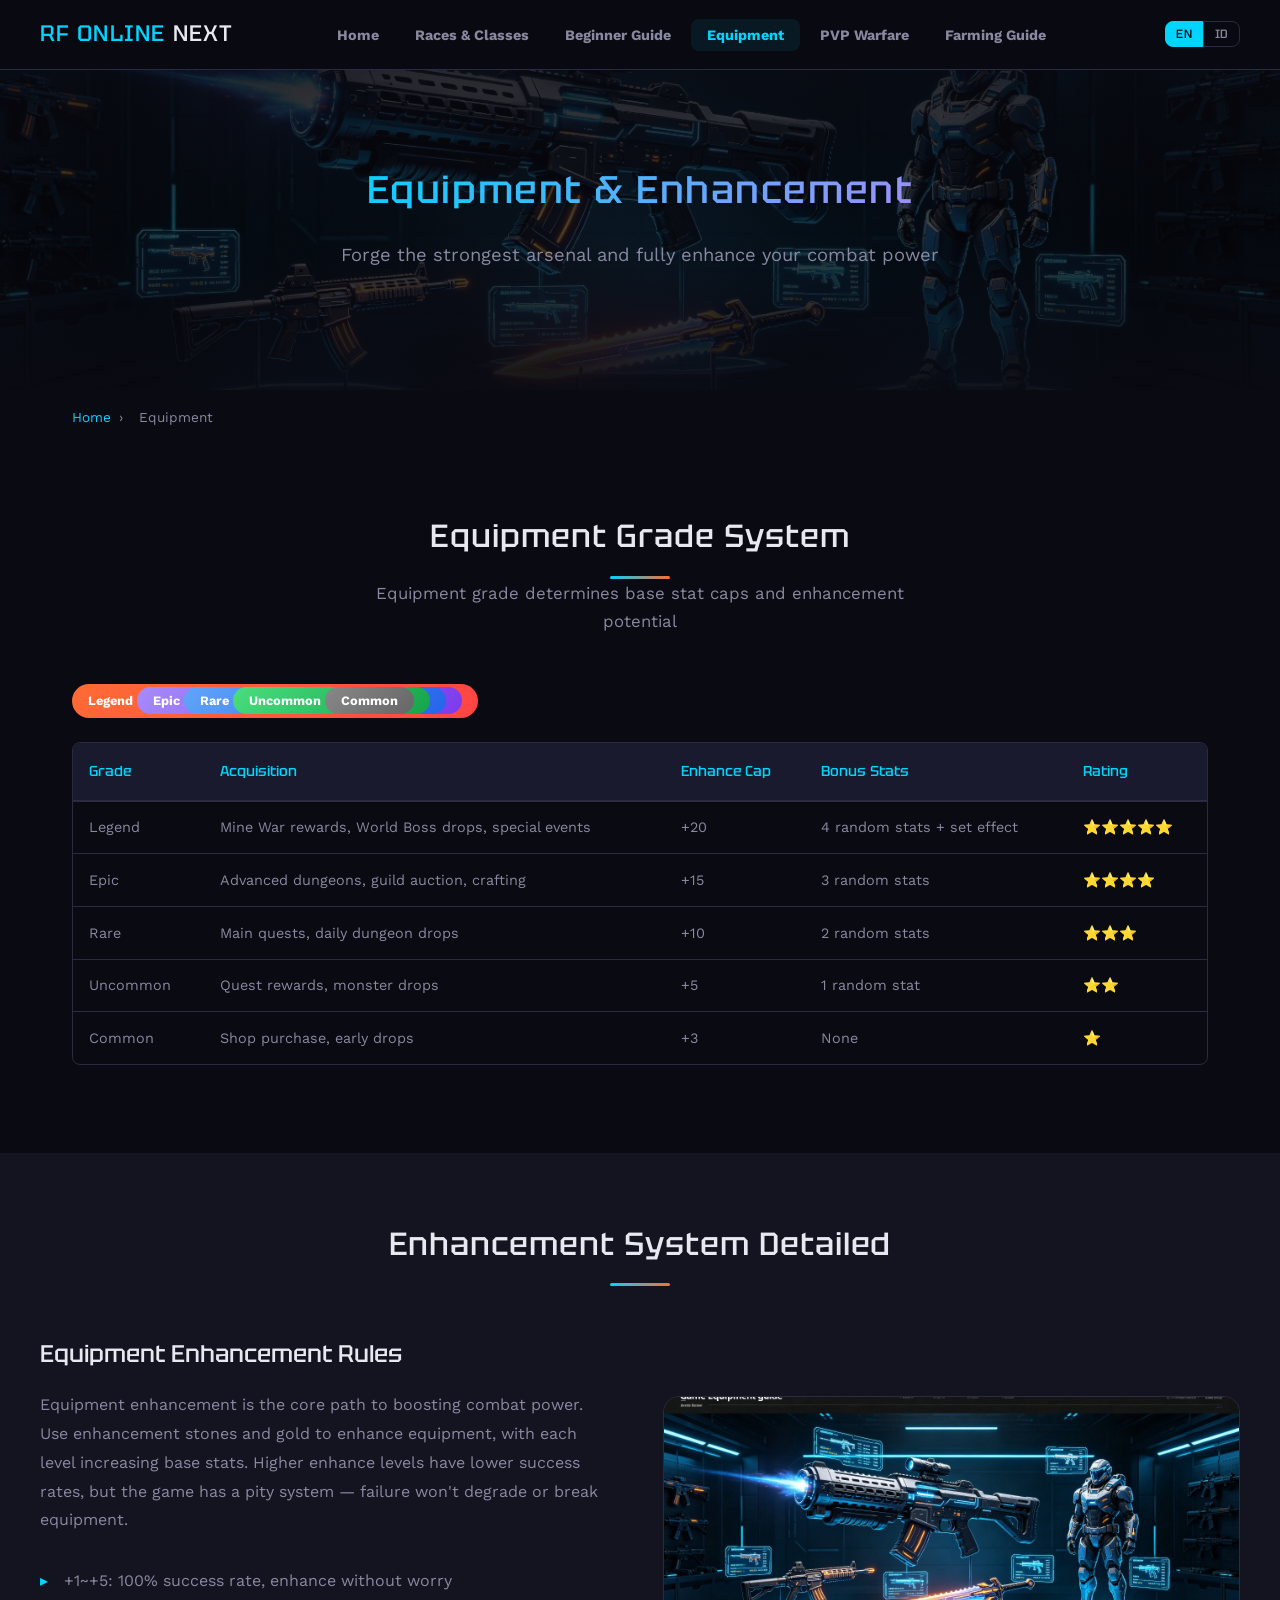
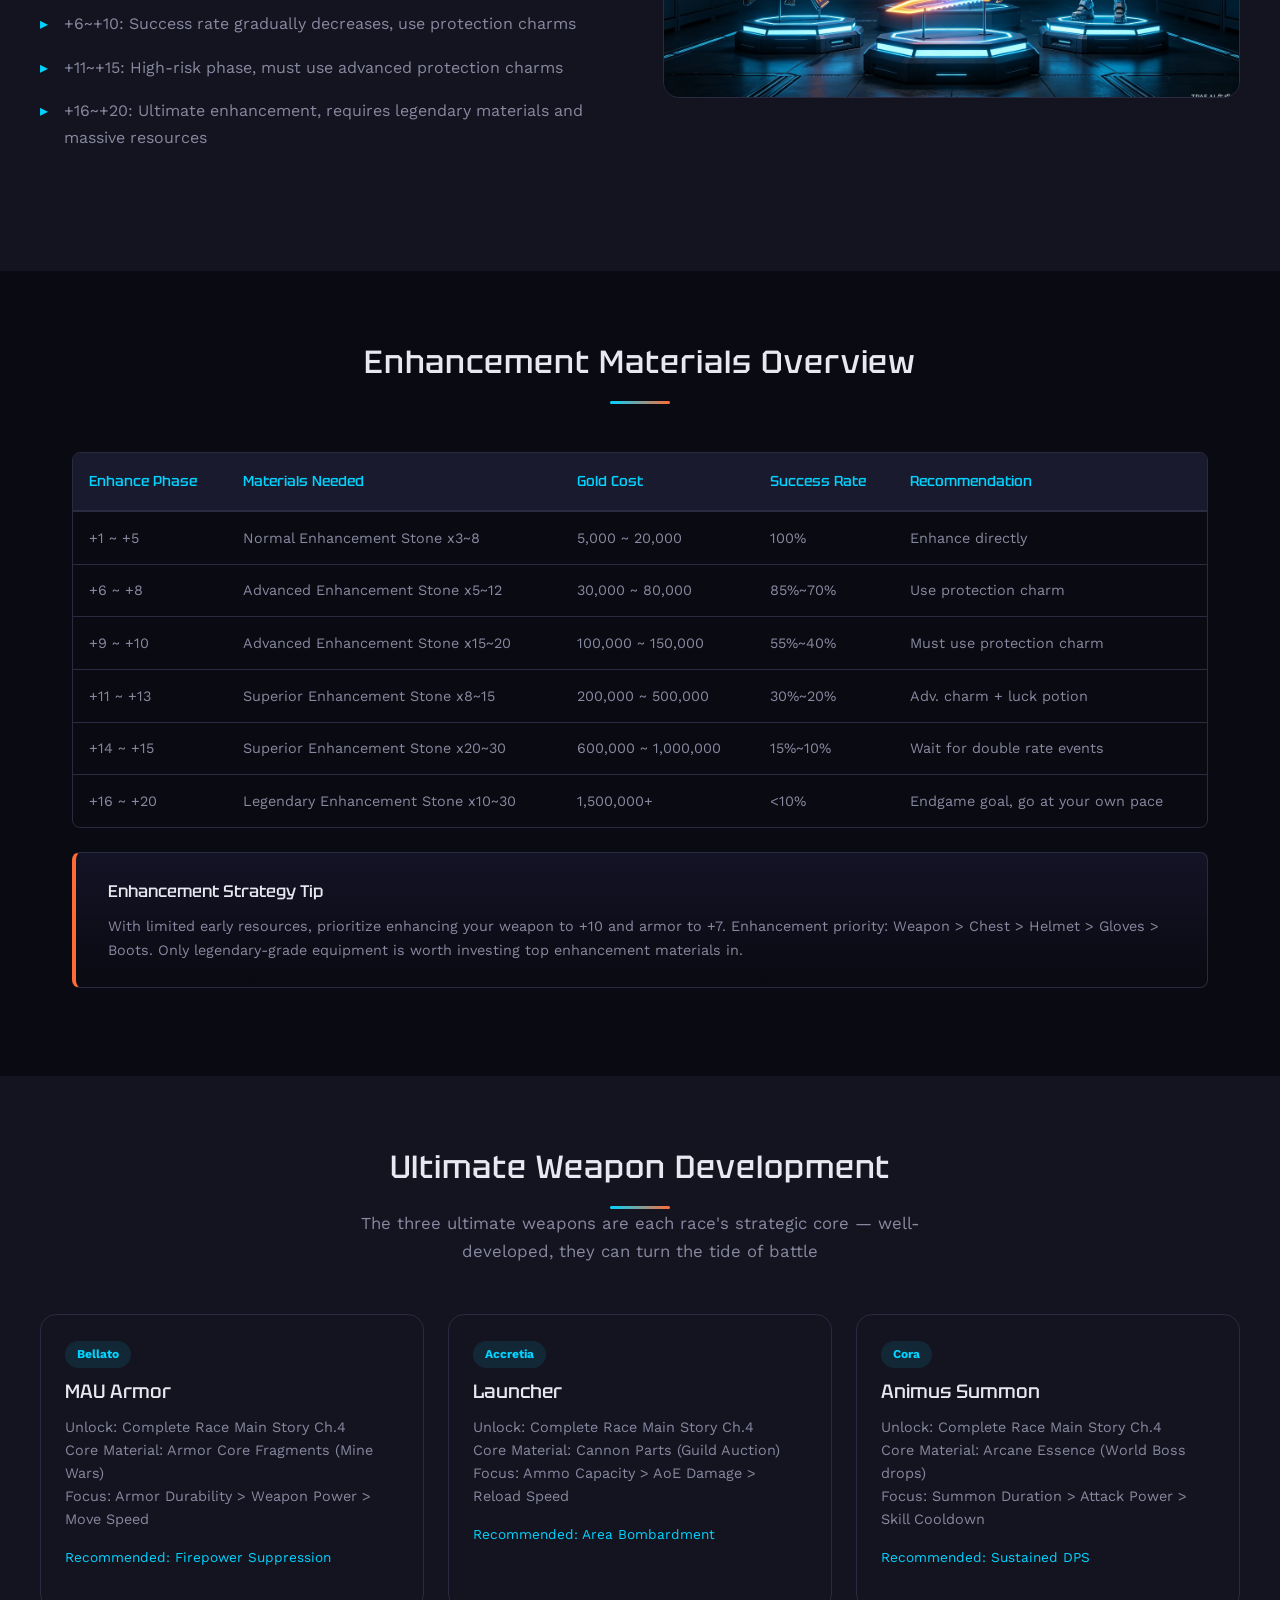
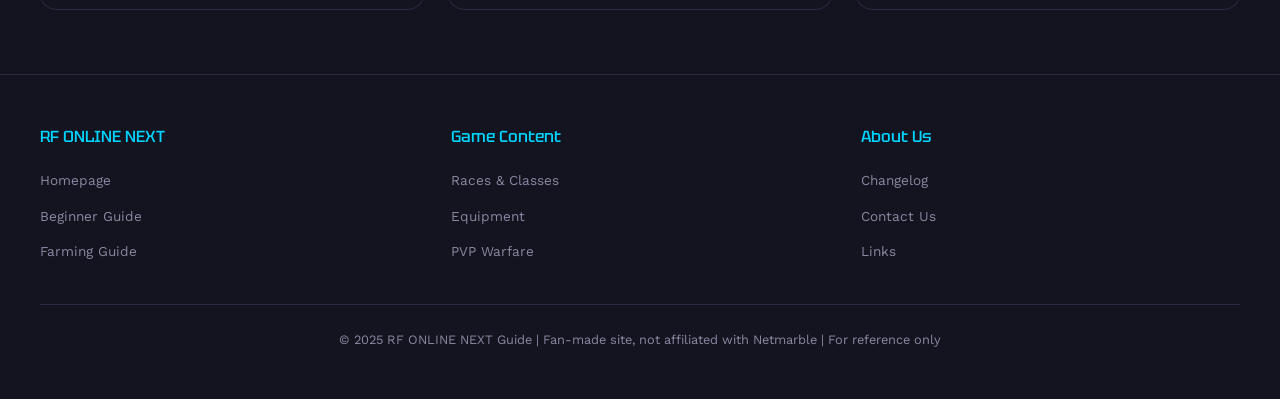
<file: equipment.html>
<!-- Generated by Trae Work -->
<!DOCTYPE html>
<html lang="en">
<head>
  <!-- Google tag (gtag.js) -->
  <script async src="https://www.googletagmanager.com/gtag/js?id=G-LVEWXTNZ3J"></script>
  <script>
    window.dataLayer = window.dataLayer || [];
    function gtag(){dataLayer.push(arguments);}
    gtag('js', new Date());
    gtag('config', 'G-LVEWXTNZ3J');
  </script>
  <script async src="https://pagead2.googlesyndication.com/pagead/js/adsbygoogle.js?client=ca-pub-1691516136077983" crossorigin="anonymous"></script>
  <meta charset="UTF-8">
  <meta name="viewport" content="width=device-width, initial-scale=1.0">
  <title>RF ONLINE NEXT Equipment Guide — Enhancement, Grades &amp; Ultimate Weapon Build</title>
  <meta name="description" content="Complete RF ONLINE NEXT equipment system breakdown: Legendary to Common grades, enhancement success rates, material costs, protection charm strategy, and ultimate weapon development.">
  <meta name="keywords" content="RF ONLINE NEXT equipment guide, RF Online Next enhancement guide, RF Online Next gear grades, Legendary equipment RF Online Next, RF Online Next enhancement rates, RF Online Next ultimate weapon guide">
  <meta name="robots" content="index, follow">
  <link rel="canonical" href="">
  <link rel="alternate" hreflang="en" href="">
  <link rel="alternate" hreflang="id" href="">
  <link rel="alternate" hreflang="x-default" href="">
  <meta property="og:type" content="article">
  <meta property="og:title" content="RF ONLINE NEXT Equipment Guide — Enhancement, Grades &amp; Ultimate Weapon Build">
  <meta property="og:description" content="Complete RF ONLINE NEXT equipment guide with enhancement rates, material costs, and ultimate weapon development priority.">
  <meta property="og:image" content="assets/equipment_banner.jpg">
  <meta property="og:url" content="">
  <meta property="og:locale" content="en_US">
  <meta property="og:site_name" content="RF ONLINE NEXT Strategy Guide">
  <meta name="twitter:card" content="summary_large_image">
  <meta name="twitter:title" content="RF ONLINE NEXT Equipment — Enhancement &amp; Ultimate Weapons">
  <meta name="twitter:description" content="Full equipment breakdown with enhancement rates and ultimate weapon builds.">
  <meta name="twitter:image" content="assets/equipment_banner.jpg">
  <script type="application/ld+json">
  {
    "@context": "https://schema.org",
    "@type": "TechArticle",
    "headline": "RF ONLINE NEXT Equipment &amp; Enhancement Guide",
    "description": "Detailed guide on RF ONLINE NEXT equipment grades, enhancement system, material costs, and ultimate weapon development.",
    "inLanguage": "en-US",
    "author": { "@type": "Organization", "name": "RF Online Next Guide" },
    "publisher": { "@type": "Organization", "name": "RF Online Next Guide" }
  }
  </script>
  <link rel="stylesheet" href="css/style.css">
  <style>
    .equip-grade { display: flex; gap: 0.5rem; flex-wrap: wrap; margin: 1.5rem 0; }
    .grade-tag { padding: 0.4rem 1rem; border-radius: 20px; font-size: 0.8rem; font-weight: 700; }
    .grade-legend { background: linear-gradient(135deg, #ff6b35, #ff4444); color: #fff; }
    .grade-epic { background: linear-gradient(135deg, #a78bfa, #7c3aed); color: #fff; }
    .grade-rare { background: linear-gradient(135deg, #60a5fa, #2563eb); color: #fff; }
    .grade-uncommon { background: linear-gradient(135deg, #4ade80, #16a34a); color: #fff; }
    .grade-common { background: linear-gradient(135deg, #888, #666); color: #fff; }
    .enhance-table td:first-child { font-weight: 700; color: var(--ink); width: 140px; }
  </style>
</head>
<body>

<nav class="navbar">
  <div class="nav-inner">
    <a href="index.html" class="nav-logo">RF ONLINE <span data-i18n="logo-sub">NEXT</span></a>
    <button class="menu-toggle" onclick="document.querySelector('.nav-links').classList.toggle('show')">☰</button>
    <ul class="nav-links">
      <li><a href="index.html" data-i18n="nav-home">Home</a></li>
      <li><a href="races-classes.html" data-i18n="nav-races">Races & Classes</a></li>
      <li><a href="beginner-guide.html" data-i18n="nav-beginner">Beginner Guide</a></li>
      <li><a href="equipment.html" class="active" data-i18n="nav-equipment">Equipment</a></li>
      <li><a href="pvp-warfare.html" data-i18n="nav-pvp">PVP Warfare</a></li>
      <li><a href="farming-guide.html" data-i18n="nav-farming">Farming Guide</a></li>
    </ul>
  </div>
</nav>

<section class="page-header">
  <div class="hero-bg"><img src="assets/equipment_banner.jpg" alt="Equipment &amp; Enhancement"></div>
  <div class="hero-overlay"></div>
  <div class="hero-content">
    <h1 data-i18n="eq-page-title">Equipment & Enhancement</h1>
    <p data-i18n="eq-page-sub">Forge the strongest arsenal and fully enhance your combat power</p>
  </div>
</section>

<div class="breadcrumb"><a href="index.html" data-i18n="bread-home">Home</a><span>›</span><span data-i18n="eq-bread">Equipment</span></div>

<!-- Equipment Grades -->
<section class="section">
  <div class="section-header">
    <h2 data-i18n="eq-grade-title">Equipment Grade System</h2>
    <div class="section-divider"></div>
    <p data-i18n="eq-grade-sub">Equipment grade determines base stat caps and enhancement potential</p>
  </div>
  <div class="equip-grade">
    <span class="grade-tag grade-legend">Legend
    <span class="grade-tag grade-epic">Epic
    <span class="grade-tag grade-rare">Rare
    <span class="grade-tag grade-uncommon">Uncommon
    <span class="grade-tag grade-common">Common
  </div>

  <div class="table-wrap">
    <table>
      <thead><tr><th data-i18n="eq-th1">Grade</th><th data-i18n="eq-th2">Acquisition</th><th data-i18n="eq-th3">Enhance Cap</th><th data-i18n="eq-th4">Bonus Stats</th><th data-i18n="eq-th5">Rating</th></tr></thead>
      <tbody>
        <tr><td>Legend</td><td data-i18n="eq-r1c2">Mine War rewards, World Boss drops, special events</td><td>+20</td><td data-i18n="eq-r1c4">4 random stats + set effect</td><td>⭐⭐⭐⭐⭐</td></tr>
        <tr><td>Epic</td><td data-i18n="eq-r2c2">Advanced dungeons, guild auction, crafting</td><td>+15</td><td data-i18n="eq-r2c4">3 random stats</td><td>⭐⭐⭐⭐</td></tr>
        <tr><td>Rare</td><td data-i18n="eq-r3c2">Main quests, daily dungeon drops</td><td>+10</td><td data-i18n="eq-r3c4">2 random stats</td><td>⭐⭐⭐</td></tr>
        <tr><td>Uncommon</td><td data-i18n="eq-r4c2">Quest rewards, monster drops</td><td>+5</td><td data-i18n="eq-r4c4">1 random stat</td><td>⭐⭐</td></tr>
        <tr><td>Common</td><td data-i18n="eq-r5c2">Shop purchase, early drops</td><td>+3</td><td data-i18n="eq-r5c4">None</td><td>⭐</td></tr>
      </tbody>
    </table>
  </div>
</section>

<!-- Enhancement System -->
<section class="section" style="background:var(--bg2);max-width:100%;">
  <div style="max-width:var(--max-width);margin:0 auto;">
    <div class="section-header">
      <h2 data-i18n="eq-enhance-title">Enhancement System Detailed</h2>
      <div class="section-divider"></div>
    </div>
    <div class="feature-row">
      <div class="feature-text">
        <h3 data-i18n="eq-enhance-rule">Equipment Enhancement Rules</h3>
        <p data-i18n="eq-enhance-desc">Equipment enhancement is the core path to boosting combat power. Use enhancement stones and gold to enhance equipment, with each level increasing base stats. Higher enhance levels have lower success rates, but the game has a pity system — failure won't degrade or break equipment.</p>
        <ul>
          <li data-i18n="eq-enhance-li1">+1~+5: 100% success rate, enhance without worry</li>
          <li data-i18n="eq-enhance-li2">+6~+10: Success rate gradually decreases, use protection charms</li>
          <li data-i18n="eq-enhance-li3">+11~+15: High-risk phase, must use advanced protection charms</li>
          <li data-i18n="eq-enhance-li4">+16~+20: Ultimate enhancement, requires legendary materials and massive resources</li>
        </ul>
      </div>
      <div class="feature-img">
        <img src="assets/equipment_banner.jpg" alt="Enhancement System" style="height:300px;object-fit:cover;">
      </div>
    </div>
  </div>
</section>

<!-- Enhancement Table -->
<section class="section">
  <div class="section-header"><h2 data-i18n="eq-mat-title">Enhancement Materials Overview</h2><div class="section-divider"></div></div>
  <div class="table-wrap">
    <table>
      <thead><tr><th data-i18n="eq-mat-th1">Enhance Phase</th><th data-i18n="eq-mat-th2">Materials Needed</th><th data-i18n="eq-mat-th3">Gold Cost</th><th data-i18n="eq-mat-th4">Success Rate</th><th data-i18n="eq-mat-th5">Recommendation</th></tr></thead>
      <tbody>
        <tr><td>+1 ~ +5</td><td data-i18n="eq-mat-r1c2">Normal Enhancement Stone x3~8</td><td>5,000 ~ 20,000</td><td>100%</td><td data-i18n="eq-mat-r1c5">Enhance directly</td></tr>
        <tr><td>+6 ~ +8</td><td data-i18n="eq-mat-r2c2">Advanced Enhancement Stone x5~12</td><td>30,000 ~ 80,000</td><td>85%~70%</td><td data-i18n="eq-mat-r2c5">Use protection charm</td></tr>
        <tr><td>+9 ~ +10</td><td data-i18n="eq-mat-r3c2">Advanced Enhancement Stone x15~20</td><td>100,000 ~ 150,000</td><td>55%~40%</td><td data-i18n="eq-mat-r3c5">Must use protection charm</td></tr>
        <tr><td>+11 ~ +13</td><td data-i18n="eq-mat-r4c2">Superior Enhancement Stone x8~15</td><td>200,000 ~ 500,000</td><td>30%~20%</td><td data-i18n="eq-mat-r4c5">Adv. charm + luck potion</td></tr>
        <tr><td>+14 ~ +15</td><td data-i18n="eq-mat-r5c2">Superior Enhancement Stone x20~30</td><td>600,000 ~ 1,000,000</td><td>15%~10%</td><td data-i18n="eq-mat-r5c5">Wait for double rate events</td></tr>
        <tr><td>+16 ~ +20</td><td data-i18n="eq-mat-r6c2">Legendary Enhancement Stone x10~30</td><td>1,500,000+</td><td>&lt;10%</td><td data-i18n="eq-mat-r6c5">Endgame goal, go at your own pace</td></tr>
      </tbody>
    </table>
  </div>

  <div class="highlight-box warning">
    <h3 data-i18n="eq-strat-title">Enhancement Strategy Tip</h3>
    <p data-i18n="eq-strat-desc">With limited early resources, prioritize enhancing your weapon to +10 and armor to +7. Enhancement priority: Weapon > Chest > Helmet > Gloves > Boots. Only legendary-grade equipment is worth investing top enhancement materials in.</p>
  </div>
</section>

<!-- Ultimate Weapons -->
<section class="section" style="background:var(--bg2);max-width:100%;">
  <div style="max-width:var(--max-width);margin:0 auto;">
    <div class="section-header">
      <h2 data-i18n="eq-uw-title">Ultimate Weapon Development</h2>
      <div class="section-divider"></div>
      <p data-i18n="eq-uw-sub">The three ultimate weapons are each race's strategic core — well-developed, they can turn the tide of battle</p>
    </div>
    <div class="cards-grid">
      <div class="card">
        <div class="card-body">
          <span class="card-tag">Bellato</span>
          <h3>MAU Armor</h3>
          <p data-i18n="eq-uw1-desc">Unlock: Complete Race Main Story Ch.4<br>Core Material: Armor Core Fragments (Mine Wars)<br>Focus: Armor Durability > Weapon Power > Move Speed</p>
          <p style="color:var(--accent);font-size:0.85rem;margin-top:0.5rem;" data-i18n="eq-uw1-rec">Recommended: Firepower Suppression</p>
        </div>
      </div>
      <div class="card">
        <div class="card-body">
          <span class="card-tag">Accretia</span>
          <h3>Launcher</h3>
          <p data-i18n="eq-uw2-desc">Unlock: Complete Race Main Story Ch.4<br>Core Material: Cannon Parts (Guild Auction)<br>Focus: Ammo Capacity > AoE Damage > Reload Speed</p>
          <p style="color:var(--accent);font-size:0.85rem;margin-top:0.5rem;" data-i18n="eq-uw2-rec">Recommended: Area Bombardment</p>
        </div>
      </div>
      <div class="card">
        <div class="card-body">
          <span class="card-tag">Cora</span>
          <h3>Animus Summon</h3>
          <p data-i18n="eq-uw3-desc">Unlock: Complete Race Main Story Ch.4<br>Core Material: Arcane Essence (World Boss drops)<br>Focus: Summon Duration > Attack Power > Skill Cooldown</p>
          <p style="color:var(--accent);font-size:0.85rem;margin-top:0.5rem;" data-i18n="eq-uw3-rec">Recommended: Sustained DPS</p>
        </div>
      </div>
    </div>
  </div>
</section>

<footer class="footer">
  <div class="footer-grid">
    <div class="footer-col"><h4 data-i18n="footer-col1">RF ONLINE NEXT</h4><ul><li><a href="index.html" data-i18n="footer-site">Homepage</a></li><li><a href="beginner-guide.html" data-i18n="footer-beginner">Beginner Guide</a></li><li><a href="farming-guide.html" data-i18n="footer-farming">Farming Guide</a></li></ul></div>
    <div class="footer-col"><h4 data-i18n="footer-col2">Game Content</h4><ul><li><a href="races-classes.html" data-i18n="footer-races">Races & Classes</a></li><li><a href="equipment.html" data-i18n="footer-equipment">Equipment</a></li><li><a href="pvp-warfare.html" data-i18n="footer-pvp">PVP Warfare</a></li></ul></div>
    <div class="footer-col"><h4 data-i18n="footer-col3">About Us</h4><ul><li><a href="#" data-i18n="footer-changelog">Changelog</a></li><li><a href="#" data-i18n="footer-contact">Contact Us</a></li><li><a href="#" data-i18n="footer-links">Links</a></li></ul></div>
  </div>
  <div class="footer-bottom"><p data-i18n="footer-bottom">© 2025 RF ONLINE NEXT Guide | Fan-made site, not affiliated with Netmarble | For reference only</p></div>
</footer>

<script>
document.querySelectorAll('.nav-links a').forEach(link => {
  if (link.href === window.location.href || window.location.href.endsWith(link.getAttribute('href'))) link.classList.add('active');
});
</script>
<script src="js/i18n.js"></script>
</body>
</html>
</file>
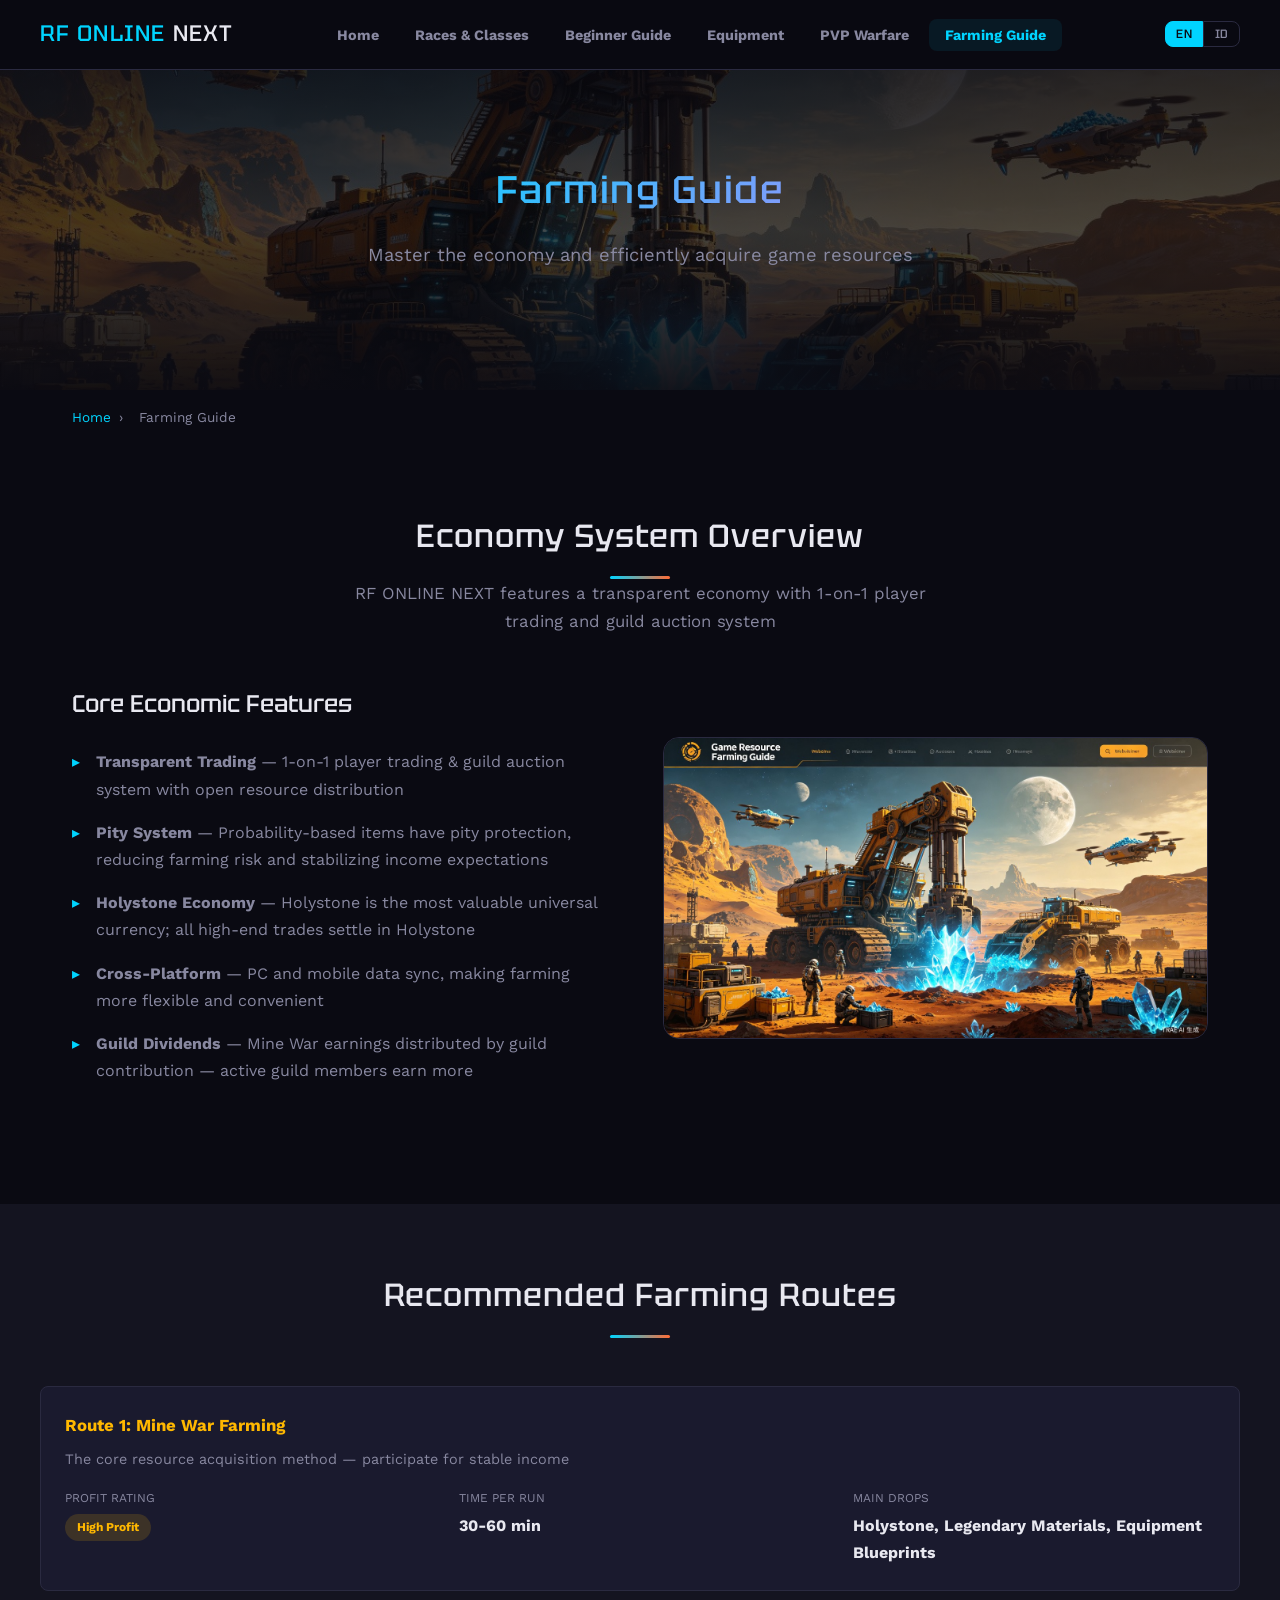
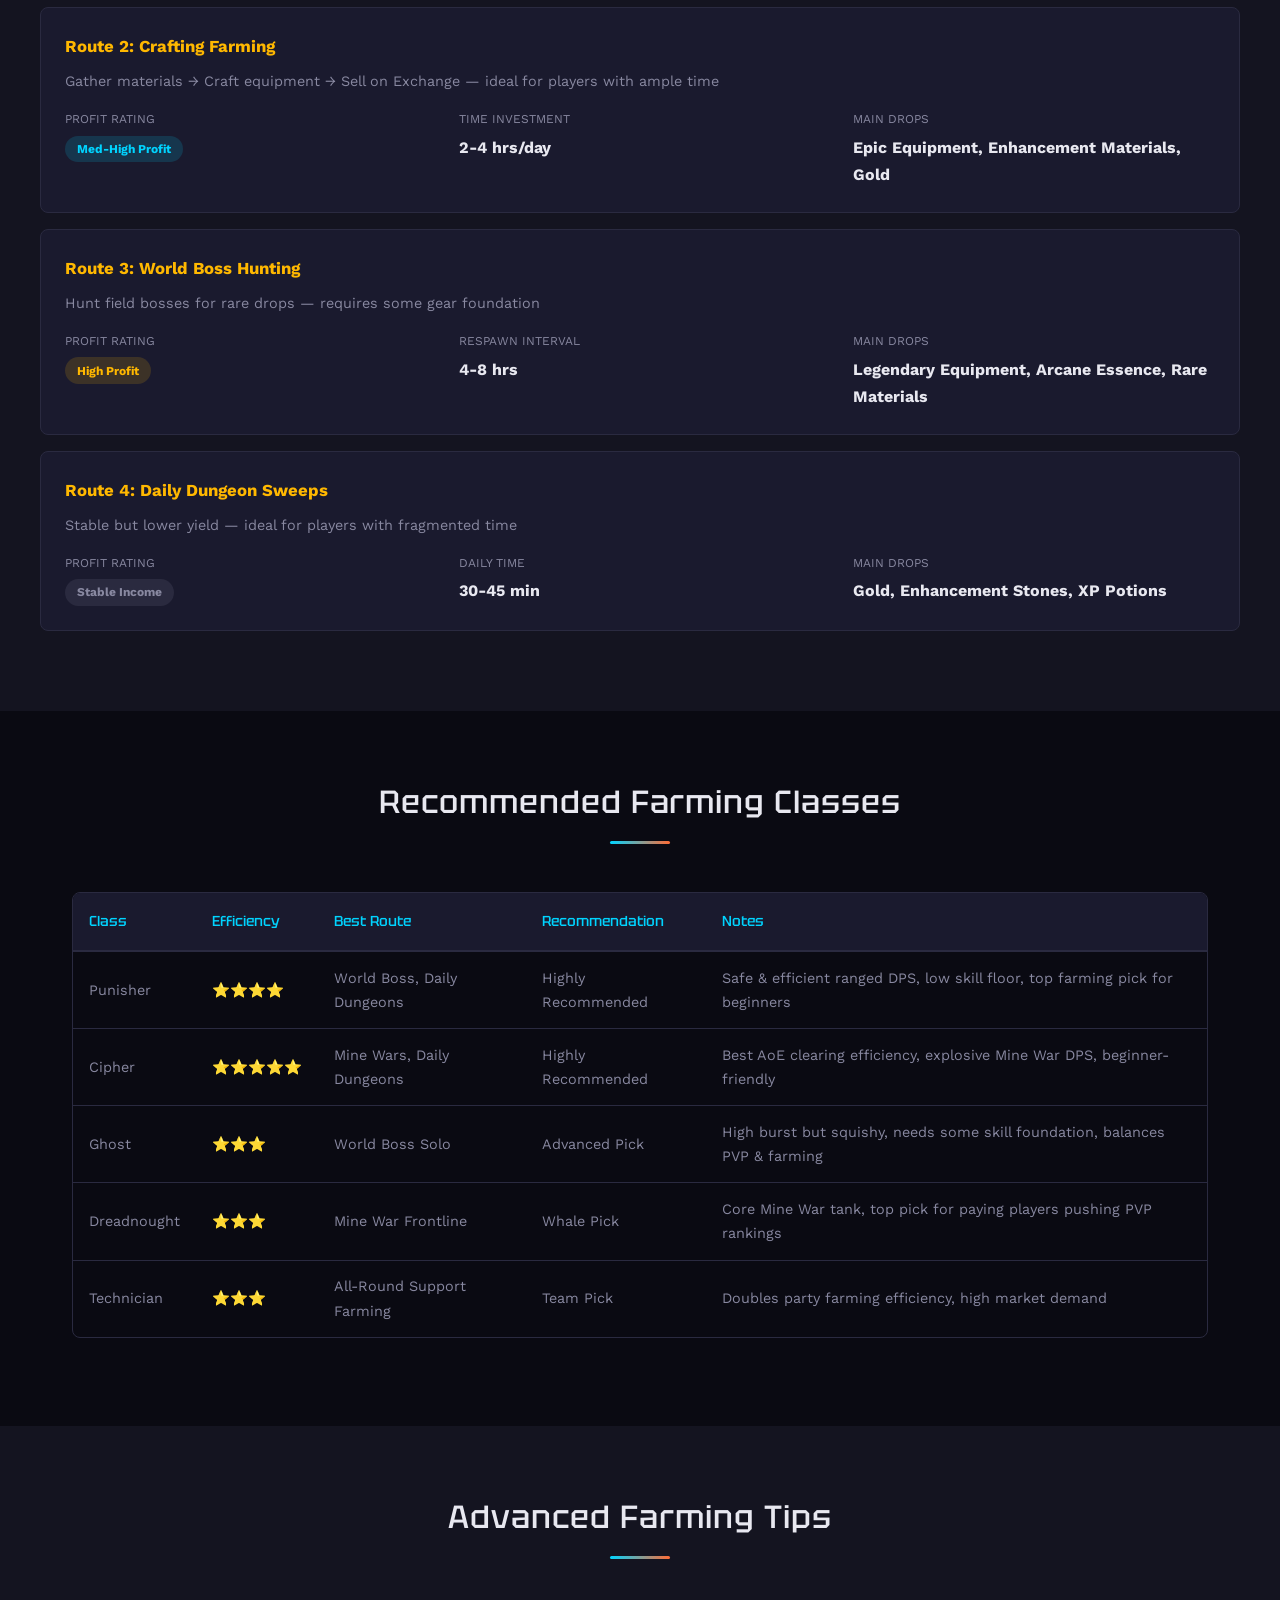
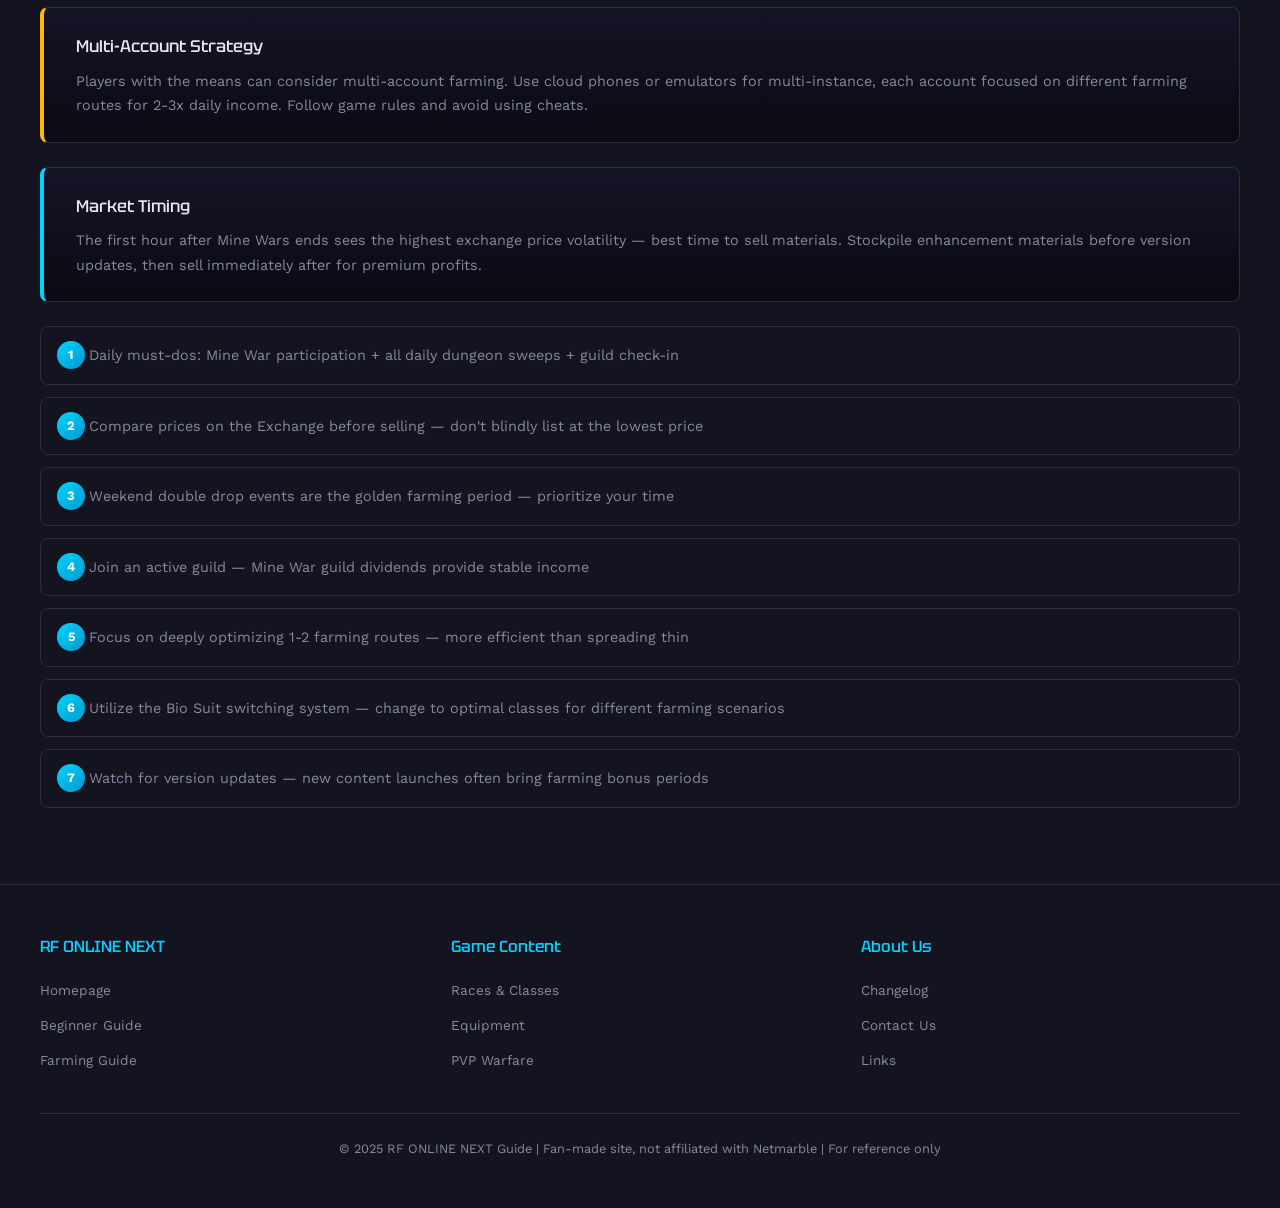
<file: farming-guide.html>
<!-- Generated by Trae Work -->
<!DOCTYPE html>
<html lang="en">
<head>
  <!-- Google tag (gtag.js) -->
  <script async src="https://www.googletagmanager.com/gtag/js?id=G-LVEWXTNZ3J"></script>
  <script>
    window.dataLayer = window.dataLayer || [];
    function gtag(){dataLayer.push(arguments);}
    gtag('js', new Date());
    gtag('config', 'G-LVEWXTNZ3J');
  </script>
  <script async src="https://pagead2.googlesyndication.com/pagead/js/adsbygoogle.js?client=ca-pub-1691516136077983" crossorigin="anonymous"></script>
  <meta charset="UTF-8">
  <meta name="viewport" content="width=device-width, initial-scale=1.0">
  <title>RF ONLINE NEXT Farming Guide — Best Gold Routes, Economy &amp; Money Making Tips</title>
  <meta name="description" content="Ultimate RF ONLINE NEXT farming guide: 4 best gold farming routes (Mine Wars, crafting, world bosses, daily dungeons), profit comparison, best farming classes ranked, and multi-account strategy for maximum income.">
  <meta name="keywords" content="RF ONLINE NEXT farming guide, RF Online Next gold farming, RF Online Next money making, RF Online Next economy guide, best farming class RF Online Next, how to make gold RF Online Next">
  <meta name="robots" content="index, follow">
  <link rel="canonical" href="">
  <link rel="alternate" hreflang="en" href="">
  <link rel="alternate" hreflang="id" href="">
  <link rel="alternate" hreflang="x-default" href="">
  <meta property="og:type" content="article">
  <meta property="og:title" content="RF ONLINE NEXT Farming Guide — Best Gold Routes, Economy &amp; Money Making Tips">
  <meta property="og:description" content="4 best gold farming routes, profit comparison, and best farming classes for maximum income in RF ONLINE NEXT.">
  <meta property="og:image" content="assets/farming_banner.jpg">
  <meta property="og:url" content="">
  <meta property="og:locale" content="en_US">
  <meta property="og:site_name" content="RF ONLINE NEXT Strategy Guide">
  <meta name="twitter:card" content="summary_large_image">
  <meta name="twitter:title" content="RF ONLINE NEXT Farming — Best Gold Routes &amp; Money Tips">
  <meta name="twitter:description" content="Ultimate farming guide with 4 best gold routes and class recommendations.">
  <meta name="twitter:image" content="assets/farming_banner.jpg">
  <script type="application/ld+json">
  {
    "@context": "https://schema.org",
    "@type": "Article",
    "headline": "RF ONLINE NEXT Farming &amp; Economy Guide",
    "description": "Ultimate guide to gold farming, economy system, and resource optimization in RF ONLINE NEXT with route comparisons and class recommendations.",
    "inLanguage": "en-US",
    "author": { "@type": "Organization", "name": "RF Online Next Guide" },
    "publisher": { "@type": "Organization", "name": "RF Online Next Guide" }
  }
  </script>
  <link rel="stylesheet" href="css/style.css">
  <style>
    .farming-card { background: var(--bg2); border: 1px solid var(--rule); border-radius: var(--radius-lg); padding: 1.5rem; margin-bottom: 1.5rem; }
    .farming-card h3 { font-family: 'Tektur', 'Microsoft YaHei', sans-serif; font-size: 1.15rem; margin-bottom: 0.75rem; }
    .farming-card p { color: var(--muted); font-size: 0.9rem; line-height: 1.7; }
    .profit-tag { display: inline-block; padding: 0.2rem 0.75rem; border-radius: 20px; font-size: 0.75rem; font-weight: 700; margin-right: 0.5rem; }
    .profit-high { background: rgba(255,184,0,0.15); color: var(--gold); }
    .profit-mid { background: rgba(0,212,255,0.15); color: var(--accent); }
    .profit-low { background: rgba(136,136,160,0.15); color: var(--muted); }
    .route-item { background: var(--bg3); border: 1px solid var(--rule); border-radius: var(--radius); padding: 1.5rem; margin-bottom: 1rem; position: relative; }
    .route-item h4 { color: var(--gold); margin-bottom: 0.5rem; font-size: 1.05rem; }
    .route-item .route-detail { display: flex; gap: 2rem; flex-wrap: wrap; }
    .route-detail-item { flex: 1; min-width: 180px; }
    .route-detail-item .label { font-size: 0.75rem; color: var(--muted); text-transform: uppercase; }
    .route-detail-item .value { font-size: 1rem; font-weight: 600; color: var(--ink); margin-top: 0.25rem; }
  </style>
</head>
<body>

<nav class="navbar">
  <div class="nav-inner">
    <a href="index.html" class="nav-logo">RF ONLINE <span data-i18n="logo-sub">NEXT</span></a>
    <button class="menu-toggle" onclick="document.querySelector('.nav-links').classList.toggle('show')">☰</button>
    <ul class="nav-links">
      <li><a href="index.html" data-i18n="nav-home">Home</a></li>
      <li><a href="races-classes.html" data-i18n="nav-races">Races & Classes</a></li>
      <li><a href="beginner-guide.html" data-i18n="nav-beginner">Beginner Guide</a></li>
      <li><a href="equipment.html" data-i18n="nav-equipment">Equipment</a></li>
      <li><a href="pvp-warfare.html" data-i18n="nav-pvp">PVP Warfare</a></li>
      <li><a href="farming-guide.html" class="active" data-i18n="nav-farming">Farming Guide</a></li>
    </ul>
  </div>
</nav>

<section class="page-header">
  <div class="hero-bg"><img src="assets/farming_banner.jpg" alt="Farming Guide"></div>
  <div class="hero-overlay"></div>
  <div class="hero-content">
    <h1 data-i18n="fm-page-title">Farming Guide</h1>
    <p data-i18n="fm-page-sub">Master the economy and efficiently acquire game resources</p>
  </div>
</section>

<div class="breadcrumb"><a href="index.html" data-i18n="bread-home">Home</a><span>›</span><span data-i18n="fm-bread">Farming Guide</span></div>

<!-- Economy Overview -->
<section class="section">
  <div class="section-header">
    <h2 data-i18n="fm-econ-title">Economy System Overview</h2>
    <div class="section-divider"></div>
    <p data-i18n="fm-econ-sub">RF ONLINE NEXT features a transparent economy with 1-on-1 player trading and guild auction system</p>
  </div>
  <div class="feature-row">
    <div class="feature-text">
      <h3 data-i18n="fm-econ-feat">Core Economic Features</h3>
      <ul>
        <li data-i18n="fm-econ-li1"><strong>Transparent Trading</strong> — 1-on-1 player trading & guild auction system with open resource distribution</li>
        <li data-i18n="fm-econ-li2"><strong>Pity System</strong> — Probability-based items have pity protection, reducing farming risk and stabilizing income expectations</li>
        <li data-i18n="fm-econ-li3"><strong>Holystone Economy</strong> — Holystone is the most valuable universal currency; all high-end trades settle in Holystone</li>
        <li data-i18n="fm-econ-li4"><strong>Cross-Platform</strong> — PC and mobile data sync, making farming more flexible and convenient</li>
        <li data-i18n="fm-econ-li5"><strong>Guild Dividends</strong> — Mine War earnings distributed by guild contribution — active guild members earn more</li>
      </ul>
    </div>
    <div class="feature-img">
      <img src="assets/farming_banner.jpg" alt="Economy System" style="height:300px;object-fit:cover;">
    </div>
  </div>
</section>

<!-- Farming Routes -->
<section class="section" style="background:var(--bg2);max-width:100%;">
  <div style="max-width:var(--max-width);margin:0 auto;">
    <div class="section-header">
      <h2 data-i18n="fm-routes-title">Recommended Farming Routes</h2>
      <div class="section-divider"></div>
    </div>

    <div class="route-item">
      <h4 data-i18n="fm-r1-title">Route 1: Mine War Farming</h4>
      <p data-i18n="fm-r1-desc" style="color:var(--muted);font-size:0.9rem;margin-bottom:1rem;">The core resource acquisition method — participate for stable income</p>
      <div class="route-detail">
        <div class="route-detail-item">
          <div class="label" data-i18n="fm-r1-label1">Profit Rating</div>
          <div class="value"><span class="profit-tag profit-high" data-i18n="fm-r1-val1">High Profit</span></div>
        </div>
        <div class="route-detail-item">
          <div class="label" data-i18n="fm-r1-label2">Time per Run</div>
          <div class="value">30-60 min</div>
        </div>
        <div class="route-detail-item">
          <div class="label" data-i18n="fm-r1-label3">Main Drops</div>
          <div class="value" data-i18n="fm-r1-val3">Holystone, Legendary Materials, Equipment Blueprints</div>
        </div>
      </div>
    </div>

    <div class="route-item">
      <h4 data-i18n="fm-r2-title">Route 2: Crafting Farming</h4>
      <p data-i18n="fm-r2-desc" style="color:var(--muted);font-size:0.9rem;margin-bottom:1rem;">Gather materials → Craft equipment → Sell on Exchange — ideal for players with ample time</p>
      <div class="route-detail">
        <div class="route-detail-item">
          <div class="label" data-i18n="fm-r1-label1">Profit Rating</div>
          <div class="value"><span class="profit-tag profit-mid" data-i18n="fm-r2-val1">Med-High Profit</span></div>
        </div>
        <div class="route-detail-item">
          <div class="label" data-i18n="fm-r2-label2">Time Investment</div>
          <div class="value">2-4 hrs/day</div>
        </div>
        <div class="route-detail-item">
          <div class="label" data-i18n="fm-r1-label3">Main Drops</div>
          <div class="value" data-i18n="fm-r2-val3">Epic Equipment, Enhancement Materials, Gold</div>
        </div>
      </div>
    </div>

    <div class="route-item">
      <h4 data-i18n="fm-r3-title">Route 3: World Boss Hunting</h4>
      <p data-i18n="fm-r3-desc" style="color:var(--muted);font-size:0.9rem;margin-bottom:1rem;">Hunt field bosses for rare drops — requires some gear foundation</p>
      <div class="route-detail">
        <div class="route-detail-item">
          <div class="label" data-i18n="fm-r1-label1">Profit Rating</div>
          <div class="value"><span class="profit-tag profit-high" data-i18n="fm-r1-val1">High Profit</span></div>
        </div>
        <div class="route-detail-item">
          <div class="label" data-i18n="fm-r3-label2">Respawn Interval</div>
          <div class="value">4-8 hrs</div>
        </div>
        <div class="route-detail-item">
          <div class="label" data-i18n="fm-r1-label3">Main Drops</div>
          <div class="value" data-i18n="fm-r3-val3">Legendary Equipment, Arcane Essence, Rare Materials</div>
        </div>
      </div>
    </div>

    <div class="route-item">
      <h4 data-i18n="fm-r4-title">Route 4: Daily Dungeon Sweeps</h4>
      <p data-i18n="fm-r4-desc" style="color:var(--muted);font-size:0.9rem;margin-bottom:1rem;">Stable but lower yield — ideal for players with fragmented time</p>
      <div class="route-detail">
        <div class="route-detail-item">
          <div class="label" data-i18n="fm-r1-label1">Profit Rating</div>
          <div class="value"><span class="profit-tag profit-low" data-i18n="fm-r4-val1">Stable Income</span></div>
        </div>
        <div class="route-detail-item">
          <div class="label" data-i18n="fm-r4-label2">Daily Time</div>
          <div class="value">30-45 min</div>
        </div>
        <div class="route-detail-item">
          <div class="label" data-i18n="fm-r1-label3">Main Drops</div>
          <div class="value" data-i18n="fm-r4-val3">Gold, Enhancement Stones, XP Potions</div>
        </div>
      </div>
    </div>
  </div>
</section>

<!-- Best Classes for Farming -->
<section class="section">
  <div class="section-header">
    <h2 data-i18n="fm-class-title">Recommended Farming Classes</h2>
    <div class="section-divider"></div>
  </div>
  <div class="table-wrap">
    <table>
      <thead><tr><th data-i18n="fm-cth1">Class</th><th data-i18n="fm-cth2">Efficiency</th><th data-i18n="fm-cth3">Best Route</th><th data-i18n="fm-cth4">Recommendation</th><th data-i18n="fm-cth5">Notes</th></tr></thead>
      <tbody>
        <tr><td>Punisher</td><td>⭐⭐⭐⭐</td><td data-i18n="fm-cr1c3">World Boss, Daily Dungeons</td><td data-i18n="fm-cr1c4">Highly Recommended</td><td data-i18n="fm-cr1c5">Safe & efficient ranged DPS, low skill floor, top farming pick for beginners</td></tr>
        <tr><td>Cipher</td><td>⭐⭐⭐⭐⭐</td><td data-i18n="fm-cr2c3">Mine Wars, Daily Dungeons</td><td data-i18n="fm-cr1c4">Highly Recommended</td><td data-i18n="fm-cr2c5">Best AoE clearing efficiency, explosive Mine War DPS, beginner-friendly</td></tr>
        <tr><td>Ghost</td><td>⭐⭐⭐</td><td data-i18n="fm-cr3c3">World Boss Solo</td><td data-i18n="fm-cr3c4">Advanced Pick</td><td data-i18n="fm-cr3c5">High burst but squishy, needs some skill foundation, balances PVP & farming</td></tr>
        <tr><td>Dreadnought</td><td>⭐⭐⭐</td><td data-i18n="fm-cr4c3">Mine War Frontline</td><td data-i18n="fm-cr4c4">Whale Pick</td><td data-i18n="fm-cr4c5">Core Mine War tank, top pick for paying players pushing PVP rankings</td></tr>
        <tr><td>Technician</td><td>⭐⭐⭐</td><td data-i18n="fm-cr5c3">All-Round Support Farming</td><td data-i18n="fm-cr5c4">Team Pick</td><td data-i18n="fm-cr5c5">Doubles party farming efficiency, high market demand</td></tr>
      </tbody>
    </table>
  </div>
</section>

<!-- Tips -->
<section class="section" style="background:var(--bg2);max-width:100%;">
  <div style="max-width:var(--max-width);margin:0 auto;">
    <div class="section-header">
      <h2 data-i18n="fm-tips-title">Advanced Farming Tips</h2>
      <div class="section-divider"></div>
    </div>
    <div class="highlight-box gold">
      <h3 data-i18n="fm-tip1-title">Multi-Account Strategy</h3>
      <p data-i18n="fm-tip1-desc">Players with the means can consider multi-account farming. Use cloud phones or emulators for multi-instance, each account focused on different farming routes for 2-3x daily income. Follow game rules and avoid using cheats.</p>
    </div>
    <div class="highlight-box">
      <h3 data-i18n="fm-tip2-title">Market Timing</h3>
      <p data-i18n="fm-tip2-desc">The first hour after Mine Wars ends sees the highest exchange price volatility — best time to sell materials. Stockpile enhancement materials before version updates, then sell immediately after for premium profits.</p>
    </div>
    <ol class="tips-list">
      <li data-i18n="fm-tl1">Daily must-dos: Mine War participation + all daily dungeon sweeps + guild check-in</li>
      <li data-i18n="fm-tl2">Compare prices on the Exchange before selling — don't blindly list at the lowest price</li>
      <li data-i18n="fm-tl3">Weekend double drop events are the golden farming period — prioritize your time</li>
      <li data-i18n="fm-tl4">Join an active guild — Mine War guild dividends provide stable income</li>
      <li data-i18n="fm-tl5">Focus on deeply optimizing 1-2 farming routes — more efficient than spreading thin</li>
      <li data-i18n="fm-tl6">Utilize the Bio Suit switching system — change to optimal classes for different farming scenarios</li>
      <li data-i18n="fm-tl7">Watch for version updates — new content launches often bring farming bonus periods</li>
    </ol>
  </div>
</section>

<footer class="footer">
  <div class="footer-grid">
    <div class="footer-col"><h4 data-i18n="footer-col1">RF ONLINE NEXT</h4><ul><li><a href="index.html" data-i18n="footer-site">Homepage</a></li><li><a href="beginner-guide.html" data-i18n="footer-beginner">Beginner Guide</a></li><li><a href="farming-guide.html" data-i18n="footer-farming">Farming Guide</a></li></ul></div>
    <div class="footer-col"><h4 data-i18n="footer-col2">Game Content</h4><ul><li><a href="races-classes.html" data-i18n="footer-races">Races & Classes</a></li><li><a href="equipment.html" data-i18n="footer-equipment">Equipment</a></li><li><a href="pvp-warfare.html" data-i18n="footer-pvp">PVP Warfare</a></li></ul></div>
    <div class="footer-col"><h4 data-i18n="footer-col3">About Us</h4><ul><li><a href="#" data-i18n="footer-changelog">Changelog</a></li><li><a href="#" data-i18n="footer-contact">Contact Us</a></li><li><a href="#" data-i18n="footer-links">Links</a></li></ul></div>
  </div>
  <div class="footer-bottom"><p data-i18n="footer-bottom">© 2025 RF ONLINE NEXT Guide | Fan-made site, not affiliated with Netmarble | For reference only</p></div>
</footer>

<script>
document.querySelectorAll('.nav-links a').forEach(link => {
  if (link.href === window.location.href || window.location.href.endsWith(link.getAttribute('href'))) link.classList.add('active');
});
</script>
<script src="js/i18n.js"></script>
</body>
</html>
</file>
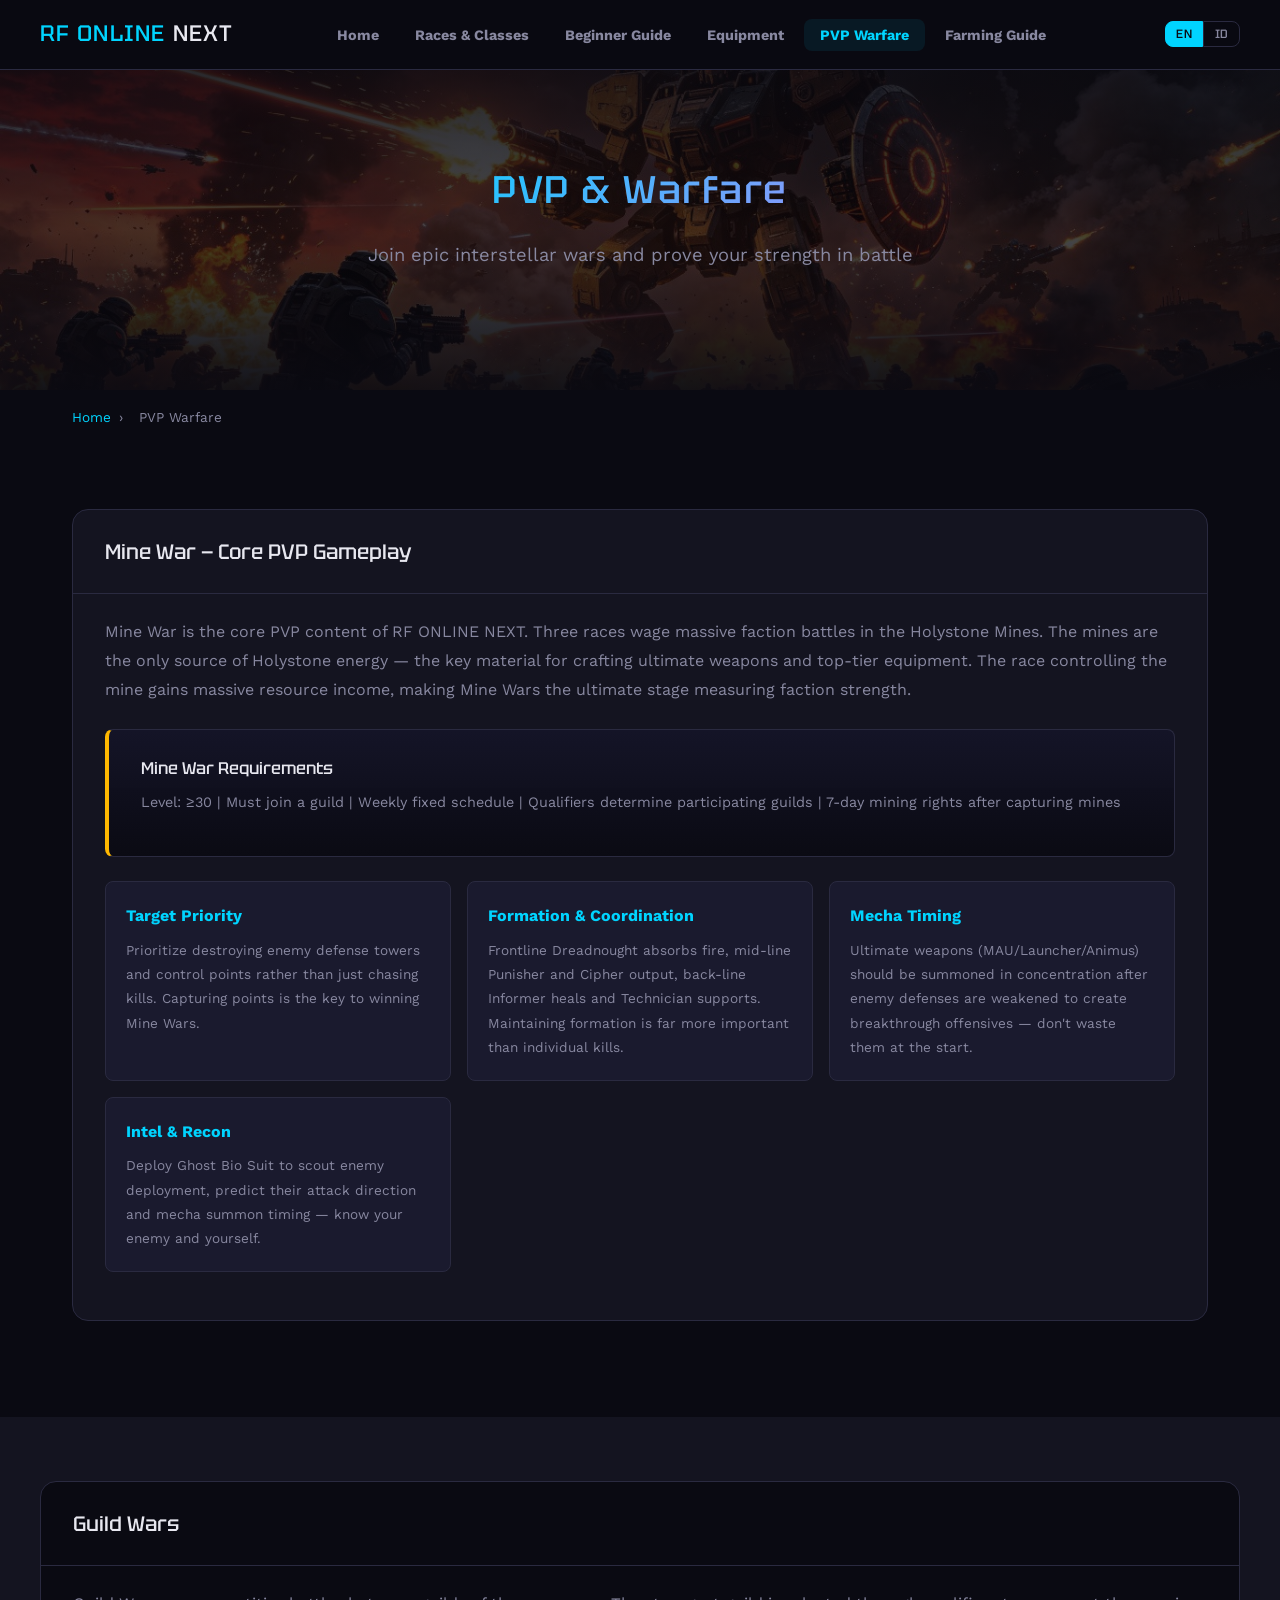
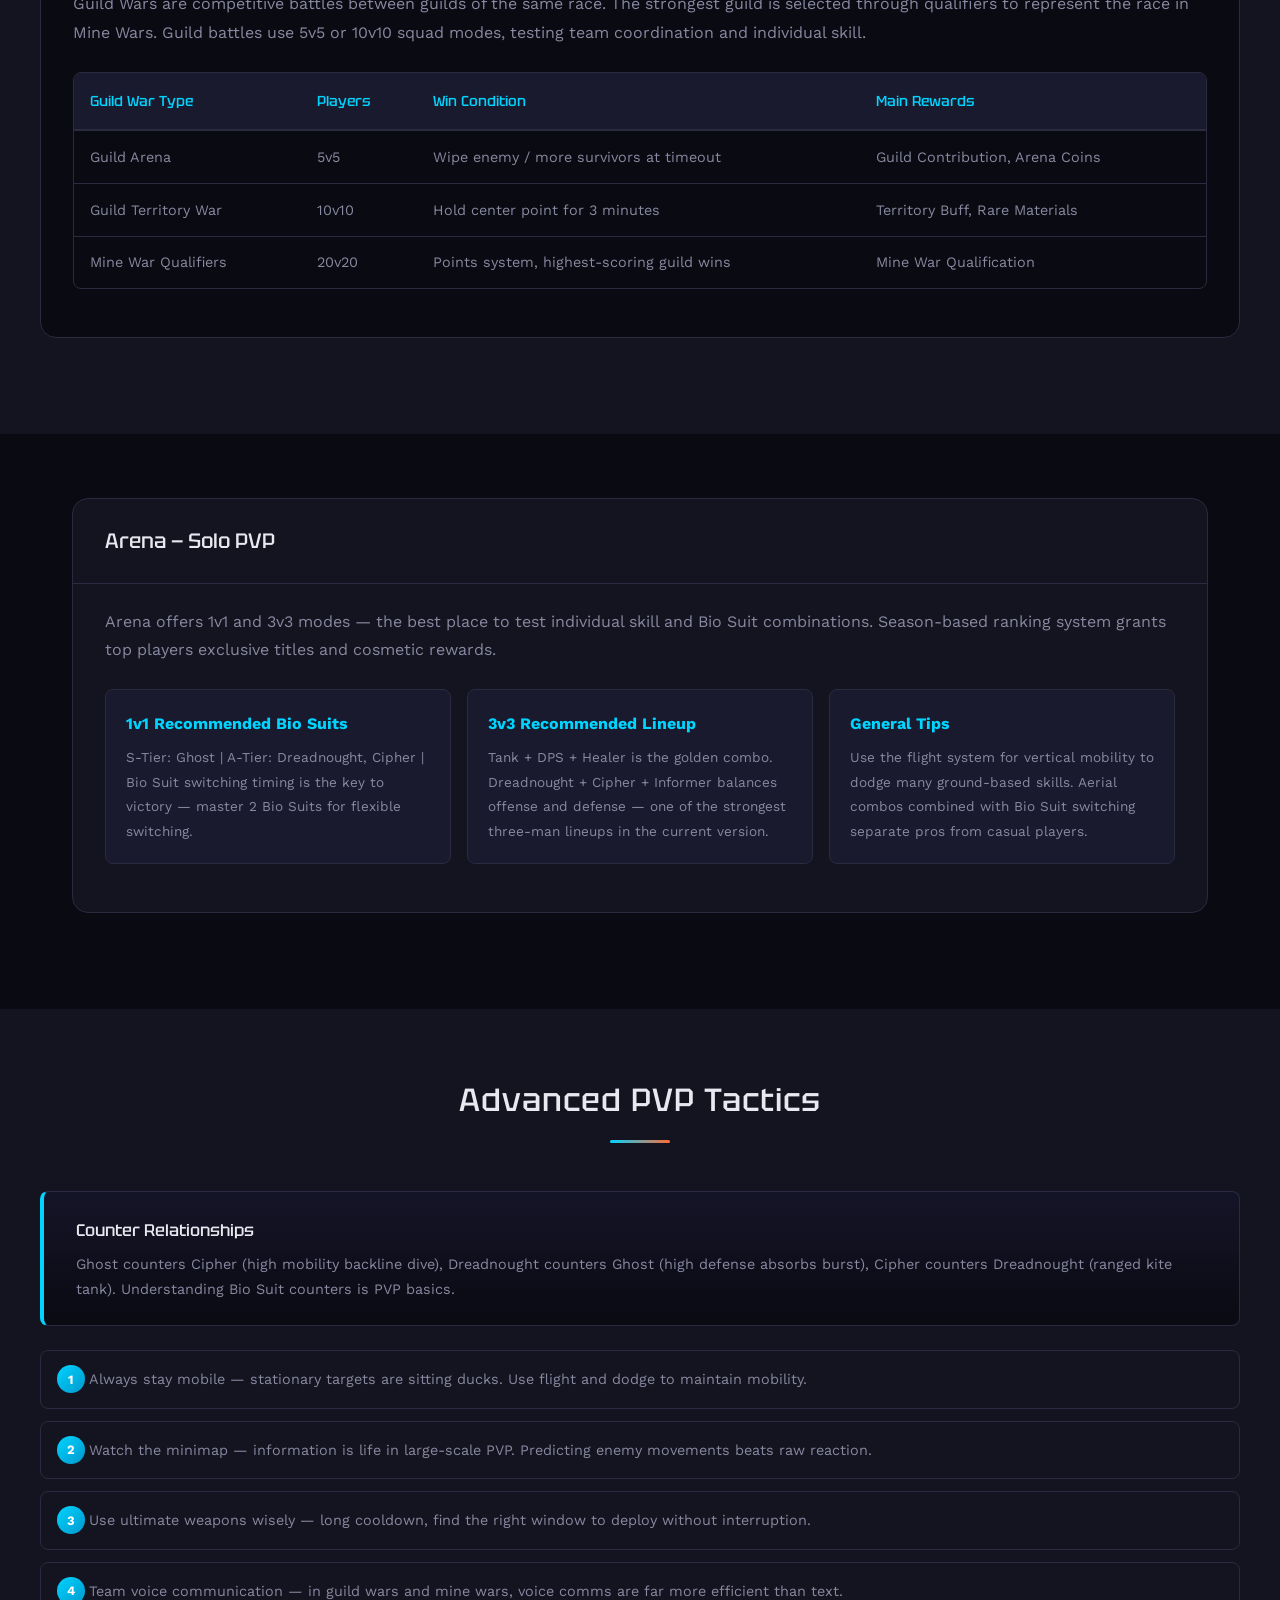
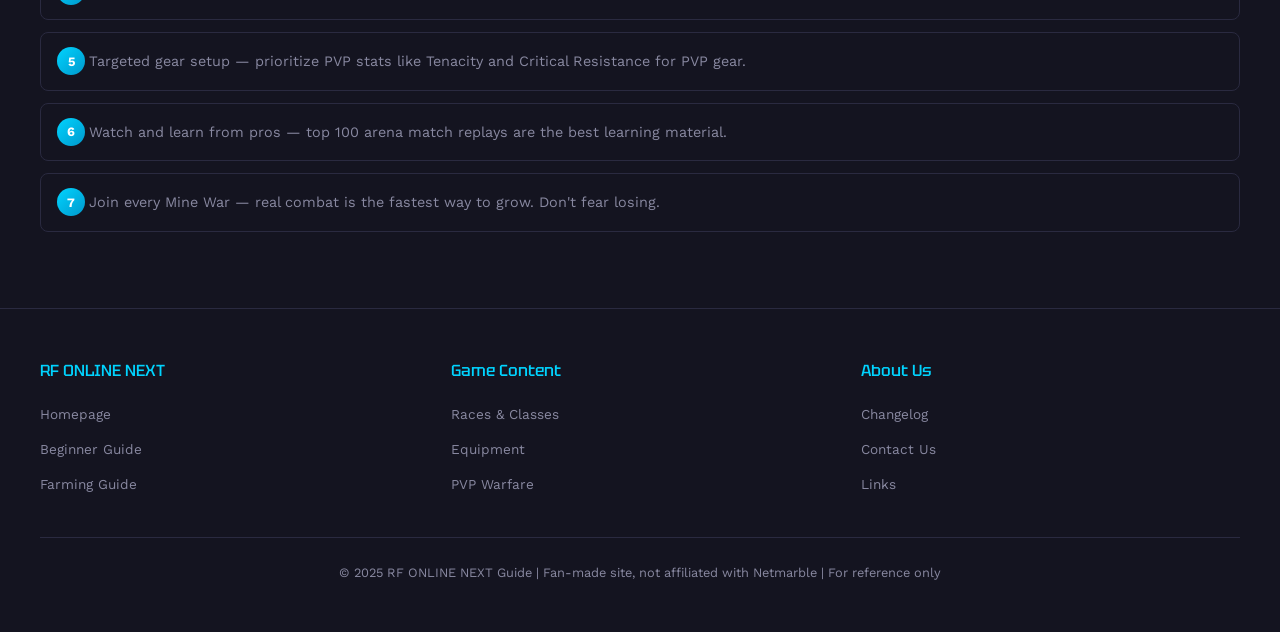
<file: pvp-warfare.html>
<!-- Generated by Trae Work -->
<!DOCTYPE html>
<html lang="en">
<head>
  <!-- Google tag (gtag.js) -->
  <script async src="https://www.googletagmanager.com/gtag/js?id=G-LVEWXTNZ3J"></script>
  <script>
    window.dataLayer = window.dataLayer || [];
    function gtag(){dataLayer.push(arguments);}
    gtag('js', new Date());
    gtag('config', 'G-LVEWXTNZ3J');
  </script>
  <script async src="https://pagead2.googlesyndication.com/pagead/js/adsbygoogle.js?client=ca-pub-1691516136077983" crossorigin="anonymous"></script>
  <meta charset="UTF-8">
  <meta name="viewport" content="width=device-width, initial-scale=1.0">
  <title>RF ONLINE NEXT PVP Guide — Mine War Tactics, Guild Wars &amp; Arena Strategies</title>
  <meta name="description" content="Master RF ONLINE NEXT PVP: Mine War strategies for all 3 races, guild war team compositions, 1v1 &amp; 3v3 arena tier list, Bio Suit counter chart, and advanced PVP tactics to dominate the battlefield.">
  <meta name="keywords" content="RF ONLINE NEXT PVP guide, RF Online Next Mine War strategy, RF Online Next guild war, RF Online Next arena guide, PVP tier list RF Online Next, Bio Suit counter, Mine War tactics">
  <meta name="robots" content="index, follow">
  <link rel="canonical" href="">
  <link rel="alternate" hreflang="en" href="">
  <link rel="alternate" hreflang="id" href="">
  <link rel="alternate" hreflang="x-default" href="">
  <meta property="og:type" content="article">
  <meta property="og:title" content="RF ONLINE NEXT PVP Guide — Mine War Tactics, Guild Wars &amp; Arena Strategies">
  <meta property="og:description" content="Master RF ONLINE NEXT PVP with Mine War tactics, guild war compositions, and arena strategies.">
  <meta property="og:image" content="assets/pvp_banner.jpg">
  <meta property="og:url" content="">
  <meta property="og:locale" content="en_US">
  <meta property="og:site_name" content="RF ONLINE NEXT Strategy Guide">
  <meta name="twitter:card" content="summary_large_image">
  <meta name="twitter:title" content="RF ONLINE NEXT PVP — Mine Wars, Guild Wars &amp; Arena">
  <meta name="twitter:description" content="Complete PVP guide covering Mine Wars, guild battles, and arena strategies.">
  <meta name="twitter:image" content="assets/pvp_banner.jpg">
  <script type="application/ld+json">
  {
    "@context": "https://schema.org",
    "@type": "Article",
    "headline": "RF ONLINE NEXT PVP &amp; Warfare Guide",
    "description": "Comprehensive guide to RF ONLINE NEXT PVP systems including Mine Wars, Guild Wars, and Arena strategies with tier lists and counter charts.",
    "inLanguage": "en-US",
    "author": { "@type": "Organization", "name": "RF Online Next Guide" },
    "publisher": { "@type": "Organization", "name": "RF Online Next Guide" }
  }
  </script>
  <link rel="stylesheet" href="css/style.css">
  <style>
    .warfare-card { background: var(--bg2); border: 1px solid var(--rule); border-radius: var(--radius-lg); overflow: hidden; margin-bottom: 2rem; }
    .warfare-header { padding: 1.5rem 2rem; border-bottom: 1px solid var(--rule); display: flex; align-items: center; gap: 1rem; }
    .warfare-header h3 { font-family: 'Tektur', 'Microsoft YaHei', sans-serif; font-size: 1.3rem; }
    .warfare-body { padding: 1.5rem 2rem; }
    .warfare-body p { color: var(--muted); line-height: 1.8; margin-bottom: 1rem; }
    .strategy-grid { display: grid; grid-template-columns: repeat(auto-fit, minmax(260px, 1fr)); gap: 1rem; margin: 1.5rem 0; }
    .strategy-item { background: var(--bg3); border: 1px solid var(--rule); border-radius: var(--radius); padding: 1.25rem; }
    .strategy-item h4 { font-size: 1rem; color: var(--accent); margin-bottom: 0.5rem; }
    .strategy-item p { font-size: 0.85rem; color: var(--muted); margin-bottom: 0 !important; }
  </style>
</head>
<body>

<nav class="navbar">
  <div class="nav-inner">
    <a href="index.html" class="nav-logo">RF ONLINE <span data-i18n="logo-sub">NEXT</span></a>
    <button class="menu-toggle" onclick="document.querySelector('.nav-links').classList.toggle('show')">☰</button>
    <ul class="nav-links">
      <li><a href="index.html" data-i18n="nav-home">Home</a></li>
      <li><a href="races-classes.html" data-i18n="nav-races">Races & Classes</a></li>
      <li><a href="beginner-guide.html" data-i18n="nav-beginner">Beginner Guide</a></li>
      <li><a href="equipment.html" data-i18n="nav-equipment">Equipment</a></li>
      <li><a href="pvp-warfare.html" class="active" data-i18n="nav-pvp">PVP Warfare</a></li>
      <li><a href="farming-guide.html" data-i18n="nav-farming">Farming Guide</a></li>
    </ul>
  </div>
</nav>

<section class="page-header">
  <div class="hero-bg"><img src="assets/pvp_banner.jpg" alt="PVP Warfare"></div>
  <div class="hero-overlay"></div>
  <div class="hero-content">
    <h1 data-i18n="pv-page-title">PVP & Warfare</h1>
    <p data-i18n="pv-page-sub">Join epic interstellar wars and prove your strength in battle</p>
  </div>
</section>

<div class="breadcrumb"><a href="index.html" data-i18n="bread-home">Home</a><span>›</span><span data-i18n="pv-bread">PVP Warfare</span></div>

<!-- Mine War -->
<section class="section">
  <div class="warfare-card">
    <div class="warfare-header">
      <h3 data-i18n="pv-mine-title">Mine War — Core PVP Gameplay</h3>
    </div>
    <div class="warfare-body">
      <p data-i18n="pv-mine-desc">Mine War is the core PVP content of RF ONLINE NEXT. Three races wage massive faction battles in the Holystone Mines. The mines are the only source of Holystone energy — the key material for crafting ultimate weapons and top-tier equipment. The race controlling the mine gains massive resource income, making Mine Wars the ultimate stage measuring faction strength.</p>
      <div class="highlight-box gold">
        <h3 data-i18n="pv-mine-req-title">Mine War Requirements</h3>
        <p data-i18n="pv-mine-req">Level: ≥30 | Must join a guild | Weekly fixed schedule | Qualifiers determine participating guilds | 7-day mining rights after capturing mines</p>
      </div>
      <div class="strategy-grid">
        <div class="strategy-item">
          <h4 data-i18n="pv-s1-title">Target Priority</h4>
          <p data-i18n="pv-s1-desc">Prioritize destroying enemy defense towers and control points rather than just chasing kills. Capturing points is the key to winning Mine Wars.</p>
        </div>
        <div class="strategy-item">
          <h4 data-i18n="pv-s2-title">Formation & Coordination</h4>
          <p data-i18n="pv-s2-desc">Frontline Dreadnought absorbs fire, mid-line Punisher and Cipher output, back-line Informer heals and Technician supports. Maintaining formation is far more important than individual kills.</p>
        </div>
        <div class="strategy-item">
          <h4 data-i18n="pv-s3-title">Mecha Timing</h4>
          <p data-i18n="pv-s3-desc">Ultimate weapons (MAU/Launcher/Animus) should be summoned in concentration after enemy defenses are weakened to create breakthrough offensives — don't waste them at the start.</p>
        </div>
        <div class="strategy-item">
          <h4 data-i18n="pv-s4-title">Intel & Recon</h4>
          <p data-i18n="pv-s4-desc">Deploy Ghost Bio Suit to scout enemy deployment, predict their attack direction and mecha summon timing — know your enemy and yourself.</p>
        </div>
      </div>
    </div>
  </div>
</section>

<!-- Guild Wars -->
<section class="section" style="background:var(--bg2);max-width:100%;">
  <div style="max-width:var(--max-width);margin:0 auto;">
    <div class="warfare-card" style="background:var(--bg);">
      <div class="warfare-header">
        <h3 data-i18n="pv-guild-title">Guild Wars</h3>
      </div>
      <div class="warfare-body">
        <p data-i18n="pv-guild-desc">Guild Wars are competitive battles between guilds of the same race. The strongest guild is selected through qualifiers to represent the race in Mine Wars. Guild battles use 5v5 or 10v10 squad modes, testing team coordination and individual skill.</p>
        <div class="table-wrap">
          <table>
            <thead><tr><th data-i18n="pv-gw-th1">Guild War Type</th><th data-i18n="pv-gw-th2">Players</th><th data-i18n="pv-gw-th3">Win Condition</th><th data-i18n="pv-gw-th4">Main Rewards</th></tr></thead>
            <tbody>
              <tr><td data-i18n="pv-gw-r1c1">Guild Arena</td><td>5v5</td><td data-i18n="pv-gw-r1c3">Wipe enemy / more survivors at timeout</td><td data-i18n="pv-gw-r1c4">Guild Contribution, Arena Coins</td></tr>
              <tr><td data-i18n="pv-gw-r2c1">Guild Territory War</td><td>10v10</td><td data-i18n="pv-gw-r2c3">Hold center point for 3 minutes</td><td data-i18n="pv-gw-r2c4">Territory Buff, Rare Materials</td></tr>
              <tr><td data-i18n="pv-gw-r3c1">Mine War Qualifiers</td><td>20v20</td><td data-i18n="pv-gw-r3c3">Points system, highest-scoring guild wins</td><td data-i18n="pv-gw-r3c4">Mine War Qualification</td></tr>
            </tbody>
          </table>
        </div>
      </div>
    </div>
  </div>
</section>

<!-- Arena -->
<section class="section">
  <div class="warfare-card">
    <div class="warfare-header">
      <h3 data-i18n="pv-arena-title">Arena — Solo PVP</h3>
    </div>
    <div class="warfare-body">
      <p data-i18n="pv-arena-desc">Arena offers 1v1 and 3v3 modes — the best place to test individual skill and Bio Suit combinations. Season-based ranking system grants top players exclusive titles and cosmetic rewards.</p>
      <div class="strategy-grid">
        <div class="strategy-item">
          <h4 data-i18n="pv-ar1-title">1v1 Recommended Bio Suits</h4>
          <p data-i18n="pv-ar1-desc">S-Tier: Ghost | A-Tier: Dreadnought, Cipher | Bio Suit switching timing is the key to victory — master 2 Bio Suits for flexible switching.</p>
        </div>
        <div class="strategy-item">
          <h4 data-i18n="pv-ar2-title">3v3 Recommended Lineup</h4>
          <p data-i18n="pv-ar2-desc">Tank + DPS + Healer is the golden combo. Dreadnought + Cipher + Informer balances offense and defense — one of the strongest three-man lineups in the current version.</p>
        </div>
        <div class="strategy-item">
          <h4 data-i18n="pv-ar3-title">General Tips</h4>
          <p data-i18n="pv-ar3-desc">Use the flight system for vertical mobility to dodge many ground-based skills. Aerial combos combined with Bio Suit switching separate pros from casual players.</p>
        </div>
      </div>
    </div>
  </div>
</section>

<!-- PVP Strategy -->
<section class="section" style="background:var(--bg2);max-width:100%;">
  <div style="max-width:var(--max-width);margin:0 auto;">
    <div class="section-header">
      <h2 data-i18n="pv-adv-title">Advanced PVP Tactics</h2>
      <div class="section-divider"></div>
    </div>
    <div class="highlight-box">
      <h3 data-i18n="pv-counter-title">Counter Relationships</h3>
      <p data-i18n="pv-counter-desc">Ghost counters Cipher (high mobility backline dive), Dreadnought counters Ghost (high defense absorbs burst), Cipher counters Dreadnought (ranged kite tank). Understanding Bio Suit counters is PVP basics.</p>
    </div>
    <ol class="tips-list">
      <li data-i18n="pv-tl1">Always stay mobile — stationary targets are sitting ducks. Use flight and dodge to maintain mobility.</li>
      <li data-i18n="pv-tl2">Watch the minimap — information is life in large-scale PVP. Predicting enemy movements beats raw reaction.</li>
      <li data-i18n="pv-tl3">Use ultimate weapons wisely — long cooldown, find the right window to deploy without interruption.</li>
      <li data-i18n="pv-tl4">Team voice communication — in guild wars and mine wars, voice comms are far more efficient than text.</li>
      <li data-i18n="pv-tl5">Targeted gear setup — prioritize PVP stats like Tenacity and Critical Resistance for PVP gear.</li>
      <li data-i18n="pv-tl6">Watch and learn from pros — top 100 arena match replays are the best learning material.</li>
      <li data-i18n="pv-tl7">Join every Mine War — real combat is the fastest way to grow. Don't fear losing.</li>
    </ol>
  </div>
</section>

<footer class="footer">
  <div class="footer-grid">
    <div class="footer-col"><h4 data-i18n="footer-col1">RF ONLINE NEXT</h4><ul><li><a href="index.html" data-i18n="footer-site">Homepage</a></li><li><a href="beginner-guide.html" data-i18n="footer-beginner">Beginner Guide</a></li><li><a href="farming-guide.html" data-i18n="footer-farming">Farming Guide</a></li></ul></div>
    <div class="footer-col"><h4 data-i18n="footer-col2">Game Content</h4><ul><li><a href="races-classes.html" data-i18n="footer-races">Races & Classes</a></li><li><a href="equipment.html" data-i18n="footer-equipment">Equipment</a></li><li><a href="pvp-warfare.html" data-i18n="footer-pvp">PVP Warfare</a></li></ul></div>
    <div class="footer-col"><h4 data-i18n="footer-col3">About Us</h4><ul><li><a href="#" data-i18n="footer-changelog">Changelog</a></li><li><a href="#" data-i18n="footer-contact">Contact Us</a></li><li><a href="#" data-i18n="footer-links">Links</a></li></ul></div>
  </div>
  <div class="footer-bottom"><p data-i18n="footer-bottom">© 2025 RF ONLINE NEXT Guide | Fan-made site, not affiliated with Netmarble | For reference only</p></div>
</footer>

<script>
document.querySelectorAll('.nav-links a').forEach(link => {
  if (link.href === window.location.href || window.location.href.endsWith(link.getAttribute('href'))) link.classList.add('active');
});
</script>
<script src="js/i18n.js"></script>
</body>
</html>
</file>
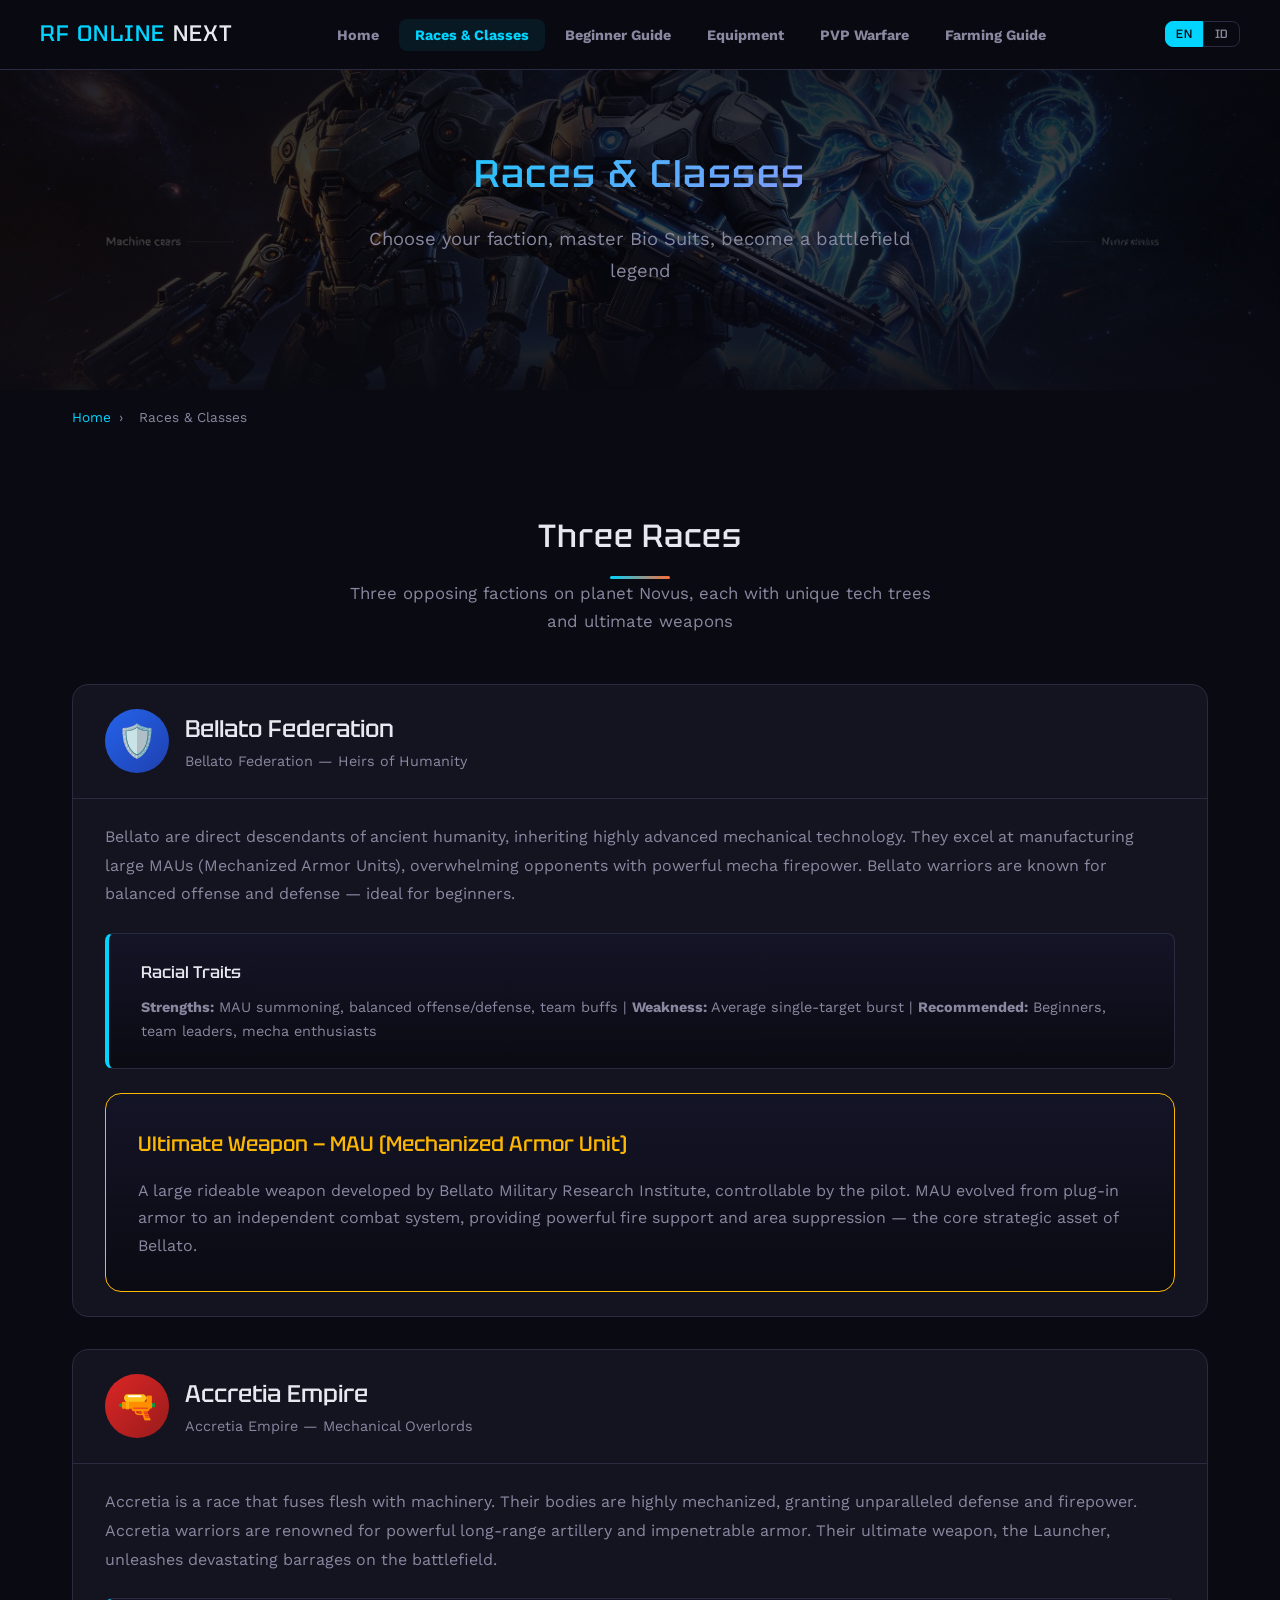
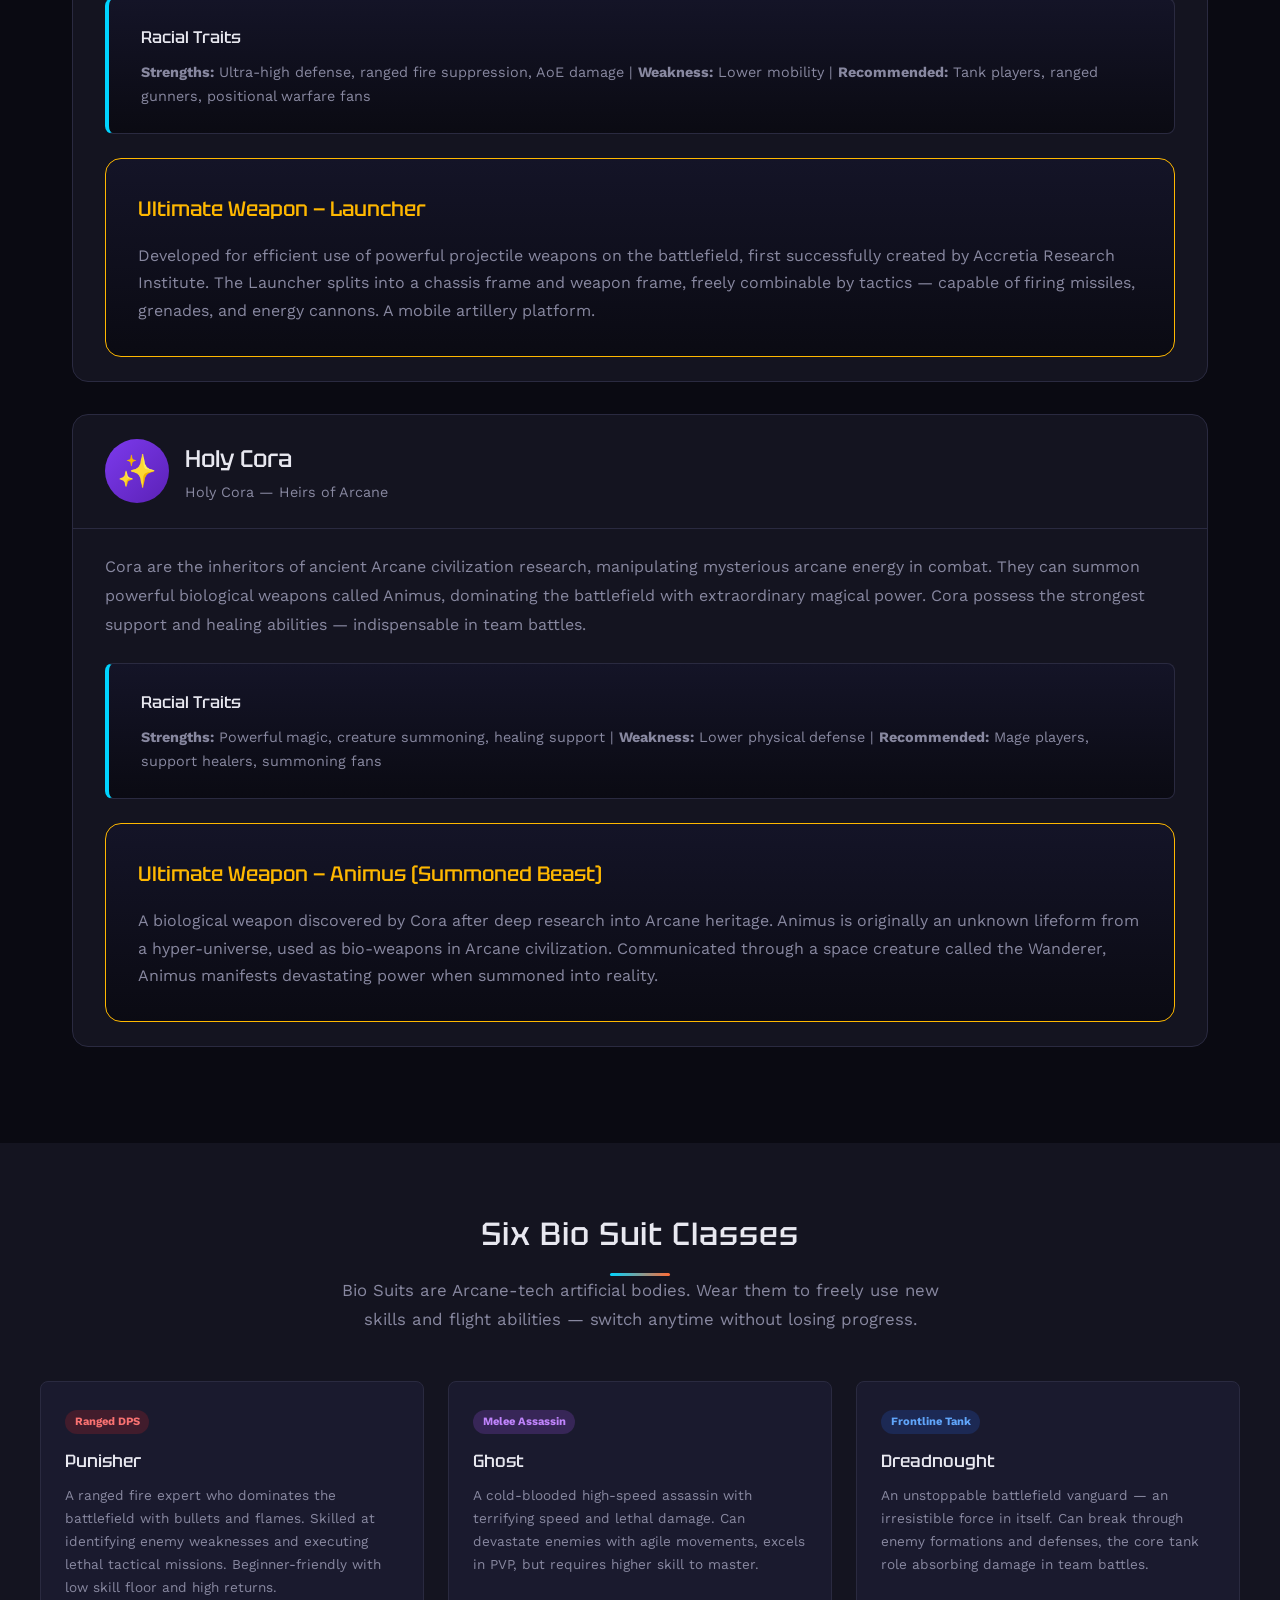
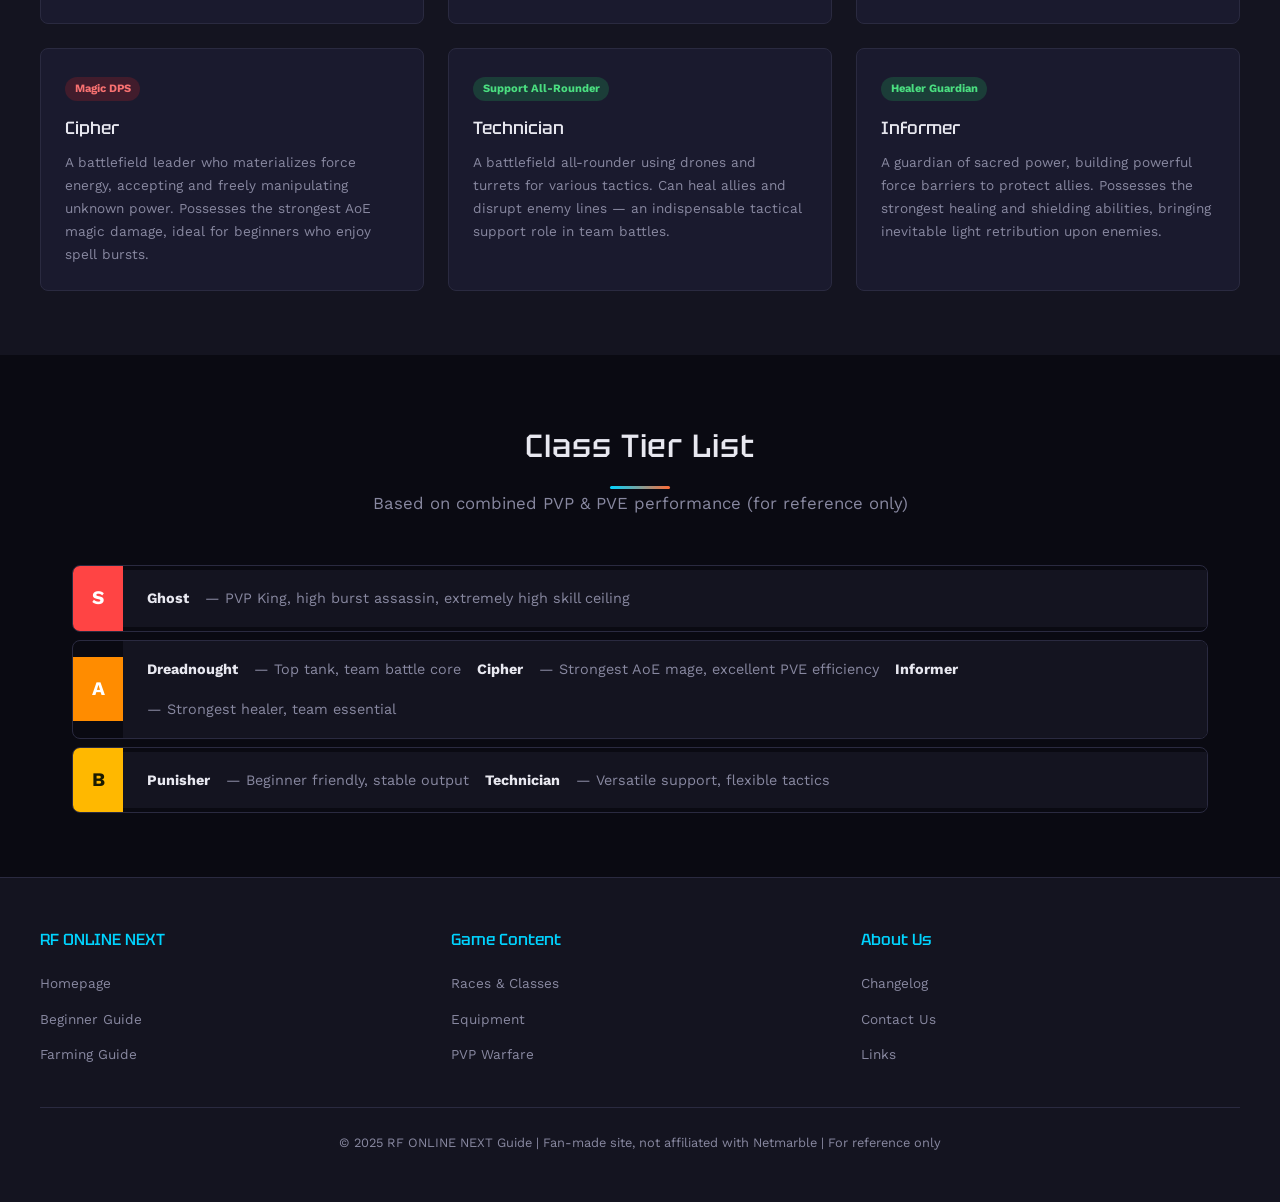
<file: races-classes.html>
<!-- Generated by Trae Work -->
<!DOCTYPE html>
<html lang="en">
<head>
  <!-- Google tag (gtag.js) -->
  <script async src="https://www.googletagmanager.com/gtag/js?id=G-LVEWXTNZ3J"></script>
  <script>
    window.dataLayer = window.dataLayer || [];
    function gtag(){dataLayer.push(arguments);}
    gtag('js', new Date());
    gtag('config', 'G-LVEWXTNZ3J');
  </script>
  <script async src="https://pagead2.googlesyndication.com/pagead/js/adsbygoogle.js?client=ca-pub-1691516136077983" crossorigin="anonymous"></script>
  <meta charset="UTF-8">
  <meta name="viewport" content="width=device-width, initial-scale=1.0">
  <title>RF ONLINE NEXT Races &amp; Classes Guide — Bio Suit Tier List &amp; Ultimate Weapons</title>
  <meta name="description" content="In-depth RF ONLINE NEXT race comparison: Bellato MAU, Accretia Launcher, Cora Animus. All 6 Bio Suit classes with tier list and best build recommendations.">
  <meta name="keywords" content="RF ONLINE NEXT races, Bellato guide, Accretia guide, Cora guide, Bio Suit classes, Punisher build, Ghost build, Dreadnought build, MAU guide, Launcher guide, Animus guide">
  <meta name="robots" content="index, follow">
  <link rel="canonical" href="">
  <link rel="alternate" hreflang="en" href="">
  <link rel="alternate" hreflang="id" href="">
  <link rel="alternate" hreflang="x-default" href="">
  <meta property="og:type" content="article">
  <meta property="og:title" content="RF ONLINE NEXT Races &amp; Classes Guide — Bio Suit Tier List &amp; Ultimate Weapons">
  <meta property="og:description" content="In-depth RF ONLINE NEXT race comparison and all 6 Bio Suit classes with tier list.">
  <meta property="og:image" content="assets/races_banner.jpg">
  <meta property="og:url" content="">
  <meta property="og:locale" content="en_US">
  <meta property="og:site_name" content="RF ONLINE NEXT Strategy Guide">
  <meta name="twitter:card" content="summary_large_image">
  <meta name="twitter:title" content="RF ONLINE NEXT Races &amp; Classes Guide">
  <meta name="twitter:description" content="In-depth race comparison and Bio Suit tier list for RF ONLINE NEXT.">
  <meta name="twitter:image" content="assets/races_banner.jpg">
  <script type="application/ld+json">
  {
    "@context": "https://schema.org",
    "@type": "WebSite",
    "@id": "#website",
    "url": "",
    "name": "RF ONLINE NEXT Strategy Guide",
    "inLanguage": "en-US",
    "potentialAction": { "@type": "SearchAction", "target": "?s={search_term_string}", "query-input": "required name=search_term_string" }
  }
  </script>
  <script type="application/ld+json">
  {
    "@context": "https://schema.org",
    "@type": "Article",
    "headline": "RF ONLINE NEXT Races &amp; Classes Guide",
    "description": "In-depth RF ONLINE NEXT race comparison and Bio Suit class tier list with ultimate weapons breakdown.",
    "inLanguage": "en-US",
    "author": { "@type": "Organization", "name": "RF Online Next Guide" },
    "publisher": { "@type": "Organization", "name": "RF Online Next Guide" }
  }
  </script>
  <link rel="stylesheet" href="css/style.css">
  <style>
    .race-card { background: var(--bg2); border: 1px solid var(--rule); border-radius: var(--radius-lg); overflow: hidden; margin-bottom: 2rem; }
    .race-header { padding: 1.5rem 2rem; display: flex; align-items: center; gap: 1rem; border-bottom: 1px solid var(--rule); }
    .race-icon { width: 64px; height: 64px; border-radius: 50%; display: flex; align-items: center; justify-content: center; font-size: 2rem; flex-shrink: 0; }
    .race-bellato { background: linear-gradient(135deg, #2563eb, #1e40af); }
    .race-accretia { background: linear-gradient(135deg, #dc2626, #991b1b); }
    .race-cora { background: linear-gradient(135deg, #7c3aed, #5b21b6); }
    .race-body { padding: 1.5rem 2rem; }
    .bio-suit-grid { display: grid; grid-template-columns: repeat(auto-fit, minmax(300px, 1fr)); gap: 1.5rem; }
    .bio-suit-card { background: var(--bg3); border: 1px solid var(--rule); border-radius: var(--radius); padding: 1.5rem; transition: all 0.3s; }
    .bio-suit-card:hover { border-color: var(--accent); box-shadow: var(--shadow-glow); }
    .bio-suit-card h4 { font-family: 'Tektur', 'Microsoft YaHei', sans-serif; font-size: 1.1rem; margin-bottom: 0.5rem; color: var(--ink); }
    .bio-suit-card .role-tag { display: inline-block; padding: 0.15rem 0.6rem; border-radius: 12px; font-size: 0.7rem; font-weight: 700; margin-bottom: 0.75rem; }
    .tag-dps { background: rgba(220,38,38,0.2); color: #f87171; }
    .tag-tank { background: rgba(37,99,235,0.2); color: #60a5fa; }
    .tag-support { background: rgba(34,197,94,0.2); color: #4ade80; }
    .tag-assassin { background: rgba(168,85,247,0.2); color: #c084fc; }
    .ultimate-weapon { background: var(--gradient-card); border: 1px solid var(--gold); border-radius: var(--radius-lg); padding: 2rem; margin-top: 1.5rem; }
    .ultimate-weapon h3 { color: var(--gold); font-family: 'Tektur', 'Microsoft YaHei', sans-serif; font-size: 1.3rem; margin-bottom: 1rem; }
  </style>
</head>
<body>

<nav class="navbar">
  <div class="nav-inner">
    <a href="index.html" class="nav-logo">RF ONLINE <span>NEXT</span></a>
    <button class="menu-toggle" onclick="document.querySelector('.nav-links').classList.toggle('show')">☰</button>
    <ul class="nav-links">
      <li><a href="index.html" data-i18n="nav-home">Home</a></li>
      <li><a href="races-classes.html" class="active" data-i18n="nav-races">Races & Classes</a></li>
      <li><a href="beginner-guide.html" data-i18n="nav-beginner">Beginner Guide</a></li>
      <li><a href="equipment.html" data-i18n="nav-equipment">Equipment</a></li>
      <li><a href="pvp-warfare.html" data-i18n="nav-pvp">PVP Warfare</a></li>
      <li><a href="farming-guide.html" data-i18n="nav-farming">Farming Guide</a></li>
    </ul>
  </div>
</nav>

<section class="page-header">
  <div class="hero-bg"><img src="assets/races_banner.jpg" alt="Races &amp; Classes"></div>
  <div class="hero-overlay"></div>
  <div class="hero-content">
    <h1 data-i18n="rc-page-title">Races & Classes</h1>
    <p data-i18n="rc-page-sub">Choose your faction, master Bio Suits, become a battlefield legend</p>
  </div>
</section>

<div class="breadcrumb"><a href="index.html" data-i18n="bread-home">Home</a><span>›</span><span data-i18n="rc-bread">Races & Classes</span></div>

<!-- Three Races -->
<section class="section">
  <div class="section-header">
    <h2 data-i18n="rc-three-races">Three Races</h2>
    <div class="section-divider"></div>
    <p data-i18n="rc-three-races-sub">Three opposing factions on planet Novus, each with unique tech trees and ultimate weapons</p>
  </div>

  <!-- Bellato -->
  <div class="race-card">
    <div class="race-header">
      <div class="race-icon race-bellato">🛡️</div>
      <div>
        <h2 style="font-family:'Tektur','Microsoft YaHei',sans-serif;font-size:1.5rem;" data-i18n="rc-bellato-name">Bellato Federation</h2>
        <p style="color:var(--muted);font-size:0.9rem;" data-i18n="rc-bellato-sub">Bellato Federation — Heirs of Humanity</p>
      </div>
    </div>
    <div class="race-body">
      <p style="color:var(--muted);line-height:1.8;margin-bottom:1.25rem;" data-i18n="rc-bellato-desc">Bellato are direct descendants of ancient humanity, inheriting highly advanced mechanical technology. They excel at manufacturing large MAUs (Mechanized Armor Units), overwhelming opponents with powerful mecha firepower. Bellato warriors are known for balanced offense and defense — ideal for beginners.</p>
      <div class="highlight-box">
        <h3 data-i18n="rc-bellato-trait-title">Racial Traits</h3>
        <p data-i18n="rc-bellato-trait"><strong>Strengths:</strong> MAU summoning, balanced offense/defense, team buffs | <strong>Weakness:</strong> Average single-target burst | <strong>Recommended:</strong> Beginners, team leaders, mecha enthusiasts</p>
      </div>
      <div class="ultimate-weapon">
        <h3 data-i18n="rc-bellato-uw-title">Ultimate Weapon — MAU (Mechanized Armor Unit)</h3>
        <p style="color:var(--muted);" data-i18n="rc-bellato-uw-desc">A large rideable weapon developed by Bellato Military Research Institute, controllable by the pilot. MAU evolved from plug-in armor to an independent combat system, providing powerful fire support and area suppression — the core strategic asset of Bellato.</p>
      </div>
    </div>
  </div>

  <!-- Accretia -->
  <div class="race-card">
    <div class="race-header">
      <div class="race-icon race-accretia">🔫</div>
      <div>
        <h2 style="font-family:'Tektur','Microsoft YaHei',sans-serif;font-size:1.5rem;" data-i18n="rc-accretia-name">Accretia Empire</h2>
        <p style="color:var(--muted);font-size:0.9rem;" data-i18n="rc-accretia-sub">Accretia Empire — Mechanical Overlords</p>
      </div>
    </div>
    <div class="race-body">
      <p style="color:var(--muted);line-height:1.8;margin-bottom:1.25rem;" data-i18n="rc-accretia-desc">Accretia is a race that fuses flesh with machinery. Their bodies are highly mechanized, granting unparalleled defense and firepower. Accretia warriors are renowned for powerful long-range artillery and impenetrable armor. Their ultimate weapon, the Launcher, unleashes devastating barrages on the battlefield.</p>
      <div class="highlight-box">
        <h3 data-i18n="rc-accretia-trait-title">Racial Traits</h3>
        <p data-i18n="rc-accretia-trait"><strong>Strengths:</strong> Ultra-high defense, ranged fire suppression, AoE damage | <strong>Weakness:</strong> Lower mobility | <strong>Recommended:</strong> Tank players, ranged gunners, positional warfare fans</p>
      </div>
      <div class="ultimate-weapon">
        <h3 data-i18n="rc-accretia-uw-title">Ultimate Weapon — Launcher</h3>
        <p style="color:var(--muted);" data-i18n="rc-accretia-uw-desc">Developed for efficient use of powerful projectile weapons on the battlefield, first successfully created by Accretia Research Institute. The Launcher splits into a chassis frame and weapon frame, freely combinable by tactics — capable of firing missiles, grenades, and energy cannons. A mobile artillery platform.</p>
      </div>
    </div>
  </div>

  <!-- Cora -->
  <div class="race-card">
    <div class="race-header">
      <div class="race-icon race-cora">✨</div>
      <div>
        <h2 style="font-family:'Tektur','Microsoft YaHei',sans-serif;font-size:1.5rem;" data-i18n="rc-cora-name">Holy Cora</h2>
        <p style="color:var(--muted);font-size:0.9rem;" data-i18n="rc-cora-sub">Holy Cora — Heirs of Arcane</p>
      </div>
    </div>
    <div class="race-body">
      <p style="color:var(--muted);line-height:1.8;margin-bottom:1.25rem;" data-i18n="rc-cora-desc">Cora are the inheritors of ancient Arcane civilization research, manipulating mysterious arcane energy in combat. They can summon powerful biological weapons called Animus, dominating the battlefield with extraordinary magical power. Cora possess the strongest support and healing abilities — indispensable in team battles.</p>
      <div class="highlight-box">
        <h3 data-i18n="rc-cora-trait-title">Racial Traits</h3>
        <p data-i18n="rc-cora-trait"><strong>Strengths:</strong> Powerful magic, creature summoning, healing support | <strong>Weakness:</strong> Lower physical defense | <strong>Recommended:</strong> Mage players, support healers, summoning fans</p>
      </div>
      <div class="ultimate-weapon">
        <h3 data-i18n="rc-cora-uw-title">Ultimate Weapon — Animus (Summoned Beast)</h3>
        <p style="color:var(--muted);" data-i18n="rc-cora-uw-desc">A biological weapon discovered by Cora after deep research into Arcane heritage. Animus is originally an unknown lifeform from a hyper-universe, used as bio-weapons in Arcane civilization. Communicated through a space creature called the Wanderer, Animus manifests devastating power when summoned into reality.</p>
      </div>
    </div>
  </div>
</section>

<!-- Bio Suits -->
<section class="section" style="background:var(--bg2);max-width:100%;">
  <div style="max-width:var(--max-width);margin:0 auto;">
    <div class="section-header">
      <h2 data-i18n="rc-biosuits">Six Bio Suit Classes</h2>
      <div class="section-divider"></div>
      <p data-i18n="rc-biosuits-sub">Bio Suits are Arcane-tech artificial bodies. Wear them to freely use new skills and flight abilities — switch anytime without losing progress.</p>
    </div>
    <div class="bio-suit-grid">
      <div class="bio-suit-card">
        <span class="role-tag tag-dps" data-i18n="rc-bs1-role">Ranged DPS</span>
        <h4>Punisher</h4>
        <p style="color:var(--muted);font-size:0.85rem;" data-i18n="rc-bs1-desc">A ranged fire expert who dominates the battlefield with bullets and flames. Skilled at identifying enemy weaknesses and executing lethal tactical missions. Beginner-friendly with low skill floor and high returns.</p>
      </div>
      <div class="bio-suit-card">
        <span class="role-tag tag-assassin" data-i18n="rc-bs2-role">Melee Assassin</span>
        <h4>Ghost</h4>
        <p style="color:var(--muted);font-size:0.85rem;" data-i18n="rc-bs2-desc">A cold-blooded high-speed assassin with terrifying speed and lethal damage. Can devastate enemies with agile movements, excels in PVP, but requires higher skill to master.</p>
      </div>
      <div class="bio-suit-card">
        <span class="role-tag tag-tank" data-i18n="rc-bs3-role">Frontline Tank</span>
        <h4>Dreadnought</h4>
        <p style="color:var(--muted);font-size:0.85rem;" data-i18n="rc-bs3-desc">An unstoppable battlefield vanguard — an irresistible force in itself. Can break through enemy formations and defenses, the core tank role absorbing damage in team battles.</p>
      </div>
      <div class="bio-suit-card">
        <span class="role-tag tag-dps" data-i18n="rc-bs4-role">Magic DPS</span>
        <h4>Cipher</h4>
        <p style="color:var(--muted);font-size:0.85rem;" data-i18n="rc-bs4-desc">A battlefield leader who materializes force energy, accepting and freely manipulating unknown power. Possesses the strongest AoE magic damage, ideal for beginners who enjoy spell bursts.</p>
      </div>
      <div class="bio-suit-card">
        <span class="role-tag tag-support" data-i18n="rc-bs5-role">Support All-Rounder</span>
        <h4>Technician</h4>
        <p style="color:var(--muted);font-size:0.85rem;" data-i18n="rc-bs5-desc">A battlefield all-rounder using drones and turrets for various tactics. Can heal allies and disrupt enemy lines — an indispensable tactical support role in team battles.</p>
      </div>
      <div class="bio-suit-card">
        <span class="role-tag tag-support" data-i18n="rc-bs6-role">Healer Guardian</span>
        <h4>Informer</h4>
        <p style="color:var(--muted);font-size:0.85rem;" data-i18n="rc-bs6-desc">A guardian of sacred power, building powerful force barriers to protect allies. Possesses the strongest healing and shielding abilities, bringing inevitable light retribution upon enemies.</p>
      </div>
    </div>
  </div>
</section>

<!-- Tier List -->
<section class="section">
  <div class="section-header">
    <h2 data-i18n="rc-tier-title">Class Tier List</h2>
    <div class="section-divider"></div>
    <p data-i18n="rc-tier-sub">Based on combined PVP & PVE performance (for reference only)</p>
  </div>
  <div class="tier-list">
    <div class="tier-row">
      <div class="tier-label tier-s">S</div>
      <div class="tier-content">
        <span>Ghost</span><span style="color:var(--muted);font-weight:400;" data-i18n="rc-tier-s-desc">— PVP King, high burst assassin, extremely high skill ceiling</span>
      </div>
    </div>
    <div class="tier-row">
      <div class="tier-label tier-a">A</div>
      <div class="tier-content">
        <span>Dreadnought</span><span style="color:var(--muted);font-weight:400;" data-i18n="rc-tier-a1">— Top tank, team battle core</span>
        <span>Cipher</span><span style="color:var(--muted);font-weight:400;" data-i18n="rc-tier-a2">— Strongest AoE mage, excellent PVE efficiency</span>
        <span>Informer</span><span style="color:var(--muted);font-weight:400;" data-i18n="rc-tier-a3">— Strongest healer, team essential</span>
      </div>
    </div>
    <div class="tier-row">
      <div class="tier-label tier-b">B</div>
      <div class="tier-content">
        <span>Punisher</span><span style="color:var(--muted);font-weight:400;" data-i18n="rc-tier-b1">— Beginner friendly, stable output</span>
        <span>Technician</span><span style="color:var(--muted);font-weight:400;" data-i18n="rc-tier-b2">— Versatile support, flexible tactics</span>
      </div>
    </div>
  </div>
</section>

<footer class="footer">
  <div class="footer-grid">
    <div class="footer-col"><h4 data-i18n="footer-col1">RF ONLINE NEXT</h4><ul><li><a href="index.html" data-i18n="footer-site">Homepage</a></li><li><a href="beginner-guide.html" data-i18n="footer-beginner">Beginner Guide</a></li><li><a href="farming-guide.html" data-i18n="footer-farming">Farming Guide</a></li></ul></div>
    <div class="footer-col"><h4 data-i18n="footer-col2">Game Content</h4><ul><li><a href="races-classes.html" data-i18n="footer-races">Races & Classes</a></li><li><a href="equipment.html" data-i18n="footer-equipment">Equipment</a></li><li><a href="pvp-warfare.html" data-i18n="footer-pvp">PVP Warfare</a></li></ul></div>
    <div class="footer-col"><h4 data-i18n="footer-col3">About Us</h4><ul><li><a href="#" data-i18n="footer-changelog">Changelog</a></li><li><a href="#" data-i18n="footer-contact">Contact Us</a></li><li><a href="#" data-i18n="footer-links">Links</a></li></ul></div>
  </div>
  <div class="footer-bottom"><p data-i18n="footer-bottom">© 2025 RF ONLINE NEXT Guide | Fan-made site, not affiliated with Netmarble | For reference only</p></div>
</footer>

<script>
document.querySelectorAll('.nav-links a').forEach(link => {
  if (link.href === window.location.href || window.location.href.endsWith(link.getAttribute('href'))) link.classList.add('active');
});
</script>
<script src="js/i18n.js"></script>
</body>
</html>
</file>
<file: css/style.css>
/* RF ONLINE NEXT Strategy Guide - Shared Styles */

@font-face {
  font-family: 'Tektur';
  src: url('../_shared/fonts/Tektur-Regular.ttf') format('truetype');
  font-weight: 400;
  font-style: normal;
}
@font-face {
  font-family: 'Tektur';
  src: url('../_shared/fonts/Tektur-Medium.ttf') format('truetype');
  font-weight: 600;
  font-style: normal;
}
@font-face {
  font-family: 'WorkSans';
  src: url('../_shared/fonts/WorkSans-Regular.ttf') format('truetype');
  font-weight: 400;
  font-style: normal;
}
@font-face {
  font-family: 'WorkSans';
  src: url('../_shared/fonts/WorkSans-Bold.ttf') format('truetype');
  font-weight: 700;
  font-style: normal;
}

:root {
  --bg: #0a0a12;
  --bg2: #141420;
  --bg3: #1a1a2e;
  --ink: #e8e8f0;
  --muted: #8888a0;
  --rule: #2a2a40;
  --accent: #00d4ff;
  --accent2: #ff6b35;
  --gold: #ffb800;
  --gradient-hero: linear-gradient(135deg, #0a0a12 0%, #0d1b2a 40%, #1b0a2e 100%);
  --gradient-card: linear-gradient(180deg, rgba(20,20,40,0.9) 0%, rgba(10,10,18,0.95) 100%);
  --shadow: 0 4px 24px rgba(0,0,0,0.4);
  --shadow-glow: 0 0 30px rgba(0,212,255,0.15);
  --radius: 8px;
  --radius-lg: 16px;
  --max-width: 1200px;
  --nav-height: 70px;
}

* { margin: 0; padding: 0; box-sizing: border-box; }

html {
  scroll-behavior: smooth;
  font-size: 16px;
}

body {
  font-family: 'WorkSans', 'Microsoft YaHei', 'PingFang SC', 'Noto Sans SC', sans-serif;
  background: var(--bg);
  color: var(--ink);
  line-height: 1.7;
  min-height: 100vh;
}

/* ===== Navigation ===== */
.navbar {
  position: fixed;
  top: 0;
  left: 0;
  right: 0;
  z-index: 1000;
  height: var(--nav-height);
  background: rgba(10,10,18,0.92);
  backdrop-filter: blur(16px);
  border-bottom: 1px solid var(--rule);
  display: flex;
  align-items: center;
  padding: 0 2rem;
}

.navbar .nav-inner {
  max-width: var(--max-width);
  width: 100%;
  margin: 0 auto;
  display: flex;
  align-items: center;
  justify-content: space-between;
}

.nav-logo {
  font-family: 'Tektur', 'Microsoft YaHei', sans-serif;
  font-size: 1.4rem;
  font-weight: 600;
  color: var(--accent);
  text-decoration: none;
  letter-spacing: 0.05em;
  display: flex;
  align-items: center;
  gap: 0.5rem;
}

.nav-logo span { color: var(--ink); }

.nav-links {
  display: flex;
  list-style: none;
  gap: 0.25rem;
}

.nav-links a {
  color: var(--muted);
  text-decoration: none;
  padding: 0.5rem 1rem;
  border-radius: var(--radius);
  font-size: 0.9rem;
  font-weight: 600;
  transition: all 0.3s ease;
  white-space: nowrap;
}

.nav-links a:hover,
.nav-links a.active {
  color: var(--accent);
  background: rgba(0,212,255,0.08);
}

/* Mobile menu button */
.menu-toggle {
  display: none;
  background: none;
  border: none;
  color: var(--ink);
  font-size: 1.5rem;
  cursor: pointer;
}

/* ===== Language Toggle ===== */
.lang-toggle {
  display: flex;
  align-items: center;
  gap: 0;
  margin-left: 1rem;
}

.lang-btn {
  background: none;
  border: 1px solid var(--rule);
  color: var(--muted);
  padding: 0.25rem 0.65rem;
  font-size: 0.75rem;
  font-weight: 700;
  cursor: pointer;
  transition: all 0.3s ease;
  font-family: 'Tektur', 'Microsoft YaHei', sans-serif;
  letter-spacing: 0.03em;
}

.lang-btn:first-child { border-radius: var(--radius) 0 0 var(--radius); }
.lang-btn:last-child { border-radius: 0 var(--radius) var(--radius) 0; }
.lang-btn:hover { color: var(--accent); border-color: var(--accent); }
.lang-btn.active { background: var(--accent); color: #0a0a12; border-color: var(--accent); }
.lang-divider { display: none; }

/* ===== Hero Section ===== */
.hero {
  position: relative;
  width: 100%;
  min-height: 520px;
  display: flex;
  align-items: center;
  justify-content: center;
  overflow: hidden;
  margin-top: var(--nav-height);
}

.hero-bg {
  position: absolute;
  inset: 0;
  z-index: 0;
}

.hero-bg img {
  width: 100%;
  height: 100%;
  object-fit: cover;
  filter: brightness(0.55);
}

.hero-overlay {
  position: absolute;
  inset: 0;
  background: linear-gradient(180deg, rgba(10,10,18,0.7) 0%, rgba(10,10,18,0.4) 50%, rgba(10,10,18,0.9) 100%);
  z-index: 1;
}

.hero-content {
  position: relative;
  z-index: 2;
  text-align: center;
  padding: 2rem;
  max-width: 800px;
}

.hero-content h1 {
  font-family: 'Tektur', 'Microsoft YaHei', sans-serif;
  font-size: 3rem;
  font-weight: 600;
  letter-spacing: 0.04em;
  margin-bottom: 1rem;
  background: linear-gradient(135deg, var(--accent), #a78bfa);
  -webkit-background-clip: text;
  -webkit-text-fill-color: transparent;
  background-clip: text;
}

.hero-content p {
  font-size: 1.15rem;
  color: var(--muted);
  margin-bottom: 2rem;
  max-width: 600px;
  margin-left: auto;
  margin-right: auto;
}

/* ===== Buttons ===== */
.btn {
  display: inline-block;
  padding: 0.75rem 2rem;
  border-radius: var(--radius);
  font-weight: 700;
  font-size: 0.95rem;
  text-decoration: none;
  transition: all 0.3s ease;
  cursor: pointer;
  border: none;
  letter-spacing: 0.02em;
}

.btn-primary {
  background: linear-gradient(135deg, var(--accent), #0098cc);
  color: #fff;
  box-shadow: 0 4px 16px rgba(0,212,255,0.3);
}

.btn-primary:hover {
  box-shadow: 0 6px 24px rgba(0,212,255,0.5);
  transform: translateY(-2px);
}

.btn-outline {
  border: 2px solid var(--accent);
  color: var(--accent);
  background: transparent;
}

.btn-outline:hover {
  background: var(--accent);
  color: #0a0a12;
}

.btn-gold {
  background: linear-gradient(135deg, var(--gold), #e69900);
  color: #1a1a00;
  box-shadow: 0 4px 16px rgba(255,184,0,0.3);
}

.btn-gold:hover {
  box-shadow: 0 6px 24px rgba(255,184,0,0.5);
  transform: translateY(-2px);
}

/* ===== Page Header (inner pages) ===== */
.page-header {
  position: relative;
  width: 100%;
  min-height: 320px;
  display: flex;
  align-items: center;
  justify-content: center;
  overflow: hidden;
  margin-top: var(--nav-height);
}

.page-header .hero-bg img { filter: brightness(0.45); }

.page-header .hero-content h1 { font-size: 2.4rem; }

/* ===== Sections ===== */
.section {
  padding: 4rem 2rem;
  max-width: var(--max-width);
  margin: 0 auto;
}

.section-header {
  text-align: center;
  margin-bottom: 3rem;
}

.section-header h2 {
  font-family: 'Tektur', 'Microsoft YaHei', sans-serif;
  font-size: 2rem;
  font-weight: 600;
  color: var(--ink);
  margin-bottom: 0.75rem;
  letter-spacing: 0.03em;
}

.section-header p {
  color: var(--muted);
  font-size: 1.05rem;
  max-width: 600px;
  margin: 0 auto;
}

.section-divider {
  width: 60px;
  height: 3px;
  background: linear-gradient(90deg, var(--accent), var(--accent2));
  margin: 0.75rem auto 0;
  border-radius: 2px;
}

/* ===== Cards Grid ===== */
.cards-grid {
  display: grid;
  grid-template-columns: repeat(auto-fit, minmax(280px, 1fr));
  gap: 1.5rem;
}

.card {
  background: var(--bg2);
  border: 1px solid var(--rule);
  border-radius: var(--radius-lg);
  overflow: hidden;
  transition: all 0.3s ease;
}

.card:hover {
  border-color: var(--accent);
  box-shadow: var(--shadow-glow);
  transform: translateY(-4px);
}

.card-img {
  width: 100%;
  height: 200px;
  overflow: hidden;
}

.card-img img {
  width: 100%;
  height: 100%;
  object-fit: cover;
  transition: transform 0.5s ease;
}

.card:hover .card-img img { transform: scale(1.05); }

.card-body {
  padding: 1.5rem;
}

.card-body h3 {
  font-family: 'Tektur', 'Microsoft YaHei', sans-serif;
  font-size: 1.2rem;
  font-weight: 600;
  margin-bottom: 0.5rem;
  color: var(--ink);
}

.card-body p {
  color: var(--muted);
  font-size: 0.9rem;
  line-height: 1.6;
  margin-bottom: 1rem;
}

.card-body .card-tag {
  display: inline-block;
  padding: 0.2rem 0.75rem;
  border-radius: 20px;
  font-size: 0.75rem;
  font-weight: 700;
  background: rgba(0,212,255,0.1);
  color: var(--accent);
  margin-right: 0.5rem;
  margin-bottom: 0.5rem;
}

/* ===== Info Cards (with icon area) ===== */
.info-cards {
  display: grid;
  grid-template-columns: repeat(auto-fit, minmax(250px, 1fr));
  gap: 1.5rem;
}

.info-card {
  background: var(--bg2);
  border: 1px solid var(--rule);
  border-radius: var(--radius-lg);
  padding: 2rem 1.5rem;
  text-align: center;
  transition: all 0.3s ease;
}

.info-card:hover {
  border-color: var(--accent);
  box-shadow: var(--shadow-glow);
}

.info-card .icon-area {
  width: 80px;
  height: 80px;
  margin: 0 auto 1.25rem;
  border-radius: 50%;
  background: linear-gradient(135deg, rgba(0,212,255,0.15), rgba(167,139,250,0.15));
  display: flex;
  align-items: center;
  justify-content: center;
  overflow: hidden;
}

.info-card .icon-area img {
  width: 100%;
  height: 100%;
  object-fit: cover;
  border-radius: 50%;
}

.info-card h3 {
  font-family: 'Tektur', 'Microsoft YaHei', sans-serif;
  font-size: 1.1rem;
  font-weight: 600;
  margin-bottom: 0.5rem;
}

.info-card p {
  color: var(--muted);
  font-size: 0.88rem;
  line-height: 1.6;
}

/* ===== Feature Row ===== */
.feature-row {
  display: flex;
  align-items: center;
  gap: 3rem;
  margin-bottom: 3rem;
}

.feature-row.reverse { flex-direction: row-reverse; }

.feature-img {
  flex: 1;
  min-width: 280px;
  border-radius: var(--radius-lg);
  overflow: hidden;
  border: 1px solid var(--rule);
}

.feature-img img {
  width: 100%;
  height: 100%;
  object-fit: cover;
  display: block;
}

.feature-text {
  flex: 1;
}

.feature-text h3 {
  font-family: 'Tektur', 'Microsoft YaHei', sans-serif;
  font-size: 1.5rem;
  margin-bottom: 1rem;
  color: var(--ink);
}

.feature-text p {
  color: var(--muted);
  margin-bottom: 1.5rem;
  line-height: 1.8;
}

.feature-text ul {
  list-style: none;
  padding: 0;
}

.feature-text ul li {
  padding: 0.5rem 0;
  color: var(--muted);
  position: relative;
  padding-left: 1.5rem;
}

.feature-text ul li::before {
  content: '▸';
  position: absolute;
  left: 0;
  color: var(--accent);
}

/* ===== Table ===== */
.table-wrap {
  overflow-x: auto;
  margin: 1.5rem 0;
  border-radius: var(--radius);
  border: 1px solid var(--rule);
}

table {
  width: 100%;
  border-collapse: collapse;
}

thead th {
  background: var(--bg3);
  color: var(--accent);
  font-family: 'Tektur', 'Microsoft YaHei', sans-serif;
  font-size: 0.9rem;
  font-weight: 600;
  padding: 1rem;
  text-align: left;
  border-bottom: 2px solid var(--rule);
}

tbody td {
  padding: 0.85rem 1rem;
  border-bottom: 1px solid var(--rule);
  color: var(--muted);
  font-size: 0.9rem;
}

tbody tr:hover { background: rgba(0,212,255,0.03); }

tbody tr:last-child td { border-bottom: none; }

/* ===== Highlight Box ===== */
.highlight-box {
  background: var(--gradient-card);
  border: 1px solid var(--rule);
  border-left: 4px solid var(--accent);
  border-radius: var(--radius);
  padding: 1.5rem 2rem;
  margin: 1.5rem 0;
}

.highlight-box.warning {
  border-left-color: var(--accent2);
}

.highlight-box.gold {
  border-left-color: var(--gold);
}

.highlight-box h3 {
  font-family: 'Tektur', 'Microsoft YaHei', sans-serif;
  font-size: 1.05rem;
  margin-bottom: 0.5rem;
  color: var(--ink);
}

.highlight-box p {
  color: var(--muted);
  font-size: 0.9rem;
  line-height: 1.7;
}

/* ===== Breadcrumb ===== */
.breadcrumb {
  padding: 1rem 2rem;
  max-width: var(--max-width);
  margin: 0 auto;
  font-size: 0.85rem;
  color: var(--muted);
}

.breadcrumb a {
  color: var(--accent);
  text-decoration: none;
}

.breadcrumb span { margin: 0 0.5rem; }

/* ===== Footer ===== */
.footer {
  background: var(--bg2);
  border-top: 1px solid var(--rule);
  padding: 3rem 2rem;
  text-align: center;
}

.footer-grid {
  max-width: var(--max-width);
  margin: 0 auto 2rem;
  display: grid;
  grid-template-columns: repeat(auto-fit, minmax(200px, 1fr));
  gap: 2rem;
  text-align: left;
}

.footer-col h4 {
  font-family: 'Tektur', 'Microsoft YaHei', sans-serif;
  font-size: 1rem;
  color: var(--accent);
  margin-bottom: 1rem;
}

.footer-col ul {
  list-style: none;
}

.footer-col ul li {
  margin-bottom: 0.5rem;
}

.footer-col ul li a {
  color: var(--muted);
  text-decoration: none;
  font-size: 0.85rem;
  transition: color 0.2s;
}

.footer-col ul li a:hover { color: var(--accent); }

.footer-bottom {
  max-width: var(--max-width);
  margin: 0 auto;
  padding-top: 1.5rem;
  border-top: 1px solid var(--rule);
  color: var(--muted);
  font-size: 0.8rem;
}

/* ===== Responsive ===== */
@media (max-width: 768px) {
  .nav-links {
    display: none;
    position: absolute;
    top: var(--nav-height);
    left: 0;
    right: 0;
    background: rgba(10,10,18,0.98);
    flex-direction: column;
    padding: 1rem;
    border-bottom: 1px solid var(--rule);
  }

  .nav-links.show { display: flex; }

  .menu-toggle { display: block; }

  .hero-content h1 { font-size: 2rem; }
  .page-header .hero-content h1 { font-size: 1.6rem; }
  .hero { min-height: 380px; }
  .page-header { min-height: 240px; }

  .feature-row {
    flex-direction: column !important;
    gap: 1.5rem;
  }

  .section { padding: 2.5rem 1rem; }

  .cards-grid { grid-template-columns: 1fr; }
}

/* ===== Animation ===== */
@keyframes fadeInUp {
  from { opacity: 0; transform: translateY(20px); }
  to { opacity: 1; transform: translateY(0); }
}

.fade-in {
  animation: fadeInUp 0.6s ease forwards;
}

/* ===== Stats Bar ===== */
.stats-bar {
  display: flex;
  justify-content: center;
  gap: 3rem;
  flex-wrap: wrap;
  padding: 2rem;
  background: var(--bg2);
  border: 1px solid var(--rule);
  border-radius: var(--radius-lg);
  margin: 2rem 0;
}

.stat-item {
  text-align: center;
}

.stat-number {
  font-family: 'Tektur', 'Microsoft YaHei', sans-serif;
  font-size: 2.5rem;
  font-weight: 600;
  color: var(--accent);
}

.stat-label {
  font-size: 0.85rem;
  color: var(--muted);
  margin-top: 0.25rem;
}

/* ===== Tier List ===== */
.tier-list {
  display: flex;
  flex-direction: column;
  gap: 0.5rem;
}

.tier-row {
  display: flex;
  align-items: center;
  border-radius: var(--radius);
  overflow: hidden;
  border: 1px solid var(--rule);
}

.tier-label {
  width: 50px;
  text-align: center;
  font-weight: 700;
  font-size: 1.2rem;
  padding: 1rem 0.5rem;
  flex-shrink: 0;
}

.tier-s { background: #ff4444; color: #fff; }
.tier-a { background: #ff8c00; color: #fff; }
.tier-b { background: #ffb800; color: #1a1a00; }
.tier-c { background: #44aa44; color: #fff; }

.tier-content {
  flex: 1;
  background: var(--bg2);
  padding: 1rem 1.5rem;
  display: flex;
  gap: 1rem;
  flex-wrap: wrap;
}

.tier-content span {
  color: var(--ink);
  font-size: 0.9rem;
  font-weight: 600;
}

/* ===== Tips List ===== */
.tips-list {
  list-style: none;
  counter-reset: tip-counter;
}

.tips-list li {
  counter-increment: tip-counter;
  padding: 1rem 1rem 1rem 3rem;
  position: relative;
  background: var(--bg2);
  border: 1px solid var(--rule);
  border-radius: var(--radius);
  margin-bottom: 0.75rem;
  color: var(--muted);
  font-size: 0.9rem;
  line-height: 1.7;
}

.tips-list li::before {
  content: counter(tip-counter);
  position: absolute;
  left: 1rem;
  top: 50%;
  transform: translateY(-50%);
  width: 28px;
  height: 28px;
  background: linear-gradient(135deg, var(--accent), #0098cc);
  border-radius: 50%;
  display: flex;
  align-items: center;
  justify-content: center;
  font-weight: 700;
  font-size: 0.8rem;
  color: #fff;
}
</file>
